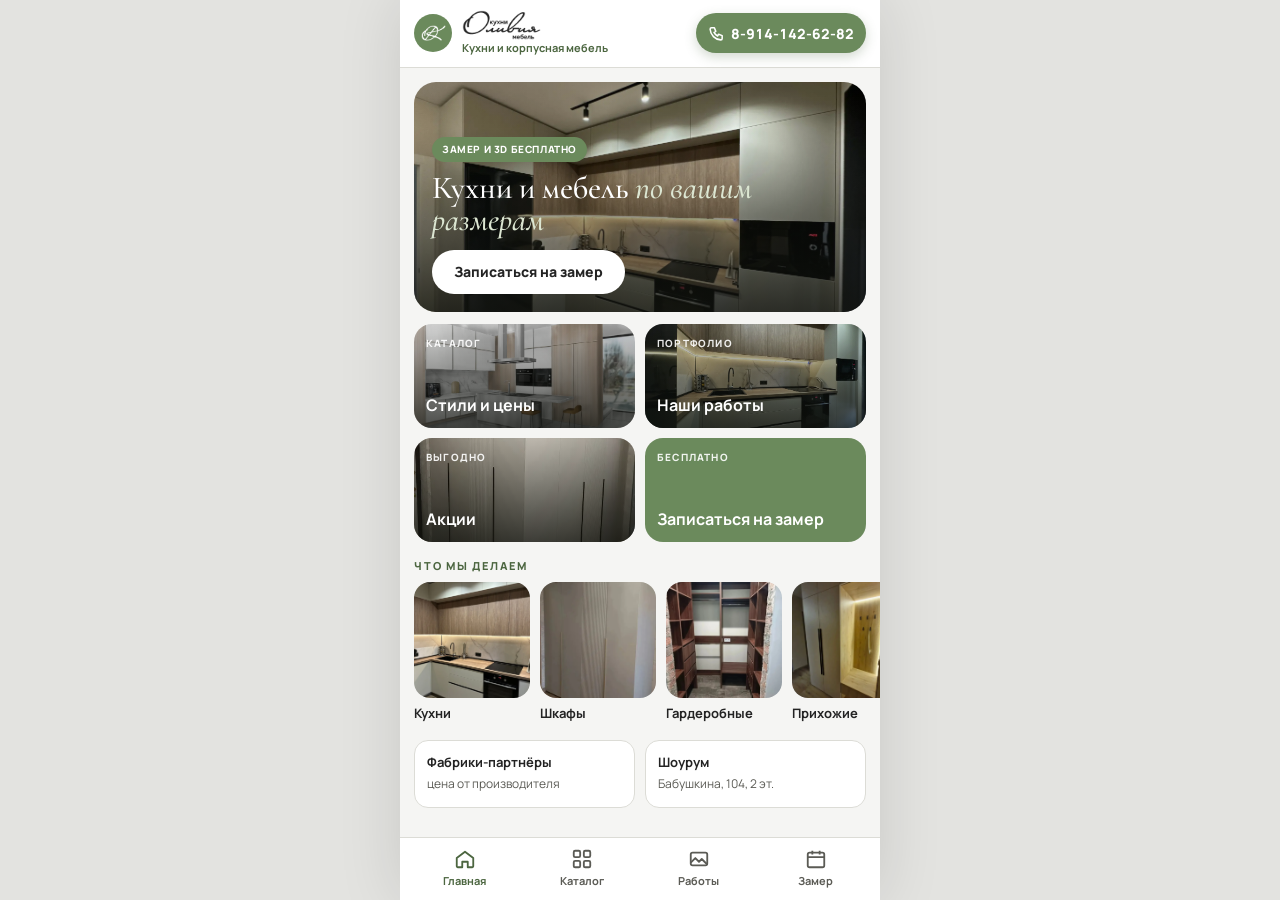
<file: miniapp/index.html>
<!doctype html>
<html lang="ru">
<head>
<meta charset="utf-8">
<meta name="viewport" content="width=device-width, initial-scale=1, viewport-fit=cover, user-scalable=no">
<title>Оливия — кухни и мебель</title>
<meta name="robots" content="noindex, nofollow">
<meta name="theme-color" content="#F5F5F3">
<link rel="icon" type="image/png" href="img/favicon.png">
<link rel="apple-touch-icon" href="img/apple-touch-icon.png">
<link rel="preconnect" href="https://fonts.googleapis.com">
<link rel="preconnect" href="https://fonts.gstatic.com" crossorigin>
<link rel="stylesheet" href="https://fonts.googleapis.com/css2?family=Cormorant+Garamond:ital,wght@0,500;0,600;1,500&family=Manrope:wght@400;500;600;700;800&display=swap">
<link rel="stylesheet" href="css/app.css">
<!-- MAX Bridge: даёт window.WebApp внутри MAX. Вне MAX приложение работает как обычный сайт. -->
<script src="https://st.max.ru/js/max-web-app.js"></script>
</head>
<body>
<div class="app" id="app">

  <header class="bar">
    <button class="back" id="back" aria-label="Назад" hidden>
      <svg viewBox="0 0 24 24" aria-hidden="true"><path d="M15 5l-7 7 7 7"/></svg>
    </button>
    <span class="av" aria-hidden="true"><img src="img/monogram.png" alt=""></span>
    <div class="bar-t">
      <img src="img/logo-dark.png" alt="Оливия — кухни и мебель" class="bar-logo">
      <small id="hello">Кухни и корпусная мебель</small>
    </div>
    <a class="bar-call" href="tel:+79141426282" aria-label="Позвонить: 8-914-142-62-82">
      <svg viewBox="0 0 24 24" aria-hidden="true"><path d="M5 4h4l2 5-2.5 1.5a11 11 0 005 5L15 13l5 2v4a2 2 0 01-2 2A16 16 0 013 6a2 2 0 012-2"/></svg>
      <span>8-914-142-62-82</span>
    </a>
  </header>

  <main class="pages" id="pages">

    <!-- ГЛАВНАЯ -->
    <section class="page" data-page="home" aria-label="Главная">
      <div class="hero">
        <span class="pill">Замер и 3D бесплатно</span>
        <h1>Кухни и мебель <em>по вашим размерам</em></h1>
        <button class="btn btn-white" data-go="book">Записаться на замер</button>
      </div>
      <div class="tiles">
        <button class="tile" data-go="catalog" style="background-image:url(img/style-modern.webp)"><small>Каталог</small><b>Стили и цены</b></button>
        <button class="tile" data-go="works" style="background-image:url(img/work-2.webp)"><small>Портфолио</small><b>Наши работы</b></button>
        <button class="tile" data-go="promo" style="background-image:url(img/hallway-corner.webp)"><small>Выгодно</small><b>Акции</b></button>
        <button class="tile tile-olive" data-go="book"><small>Бесплатно</small><b>Записаться на замер</b></button>
      </div>
      <div class="dirs">
        <p class="eb">Что мы делаем</p>
        <div class="dir-row">
          <button data-go="book" data-service="Кухня"><img src="img/work-3.webp" alt="" loading="lazy"><span>Кухни</span></button>
          <button data-go="book" data-service="Шкаф-купе"><img src="img/wardrobe-fluted.webp" alt="" loading="lazy"><span>Шкафы</span></button>
          <button data-go="book" data-service="Гардеробная"><img src="img/walkin.webp" alt="" loading="lazy"><span>Гардеробные</span></button>
          <button data-go="book" data-service="Прихожая"><img src="img/hallway-niche.webp" alt="" loading="lazy"><span>Прихожие</span></button>
        </div>
      </div>
      <div class="info">
        <div><b>Фабрики-партнёры</b><span>цена от производителя</span></div>
        <div><b>Шоурум</b><span>Бабушкина, 104, 2 эт.</span></div>
      </div>
    </section>

    <!-- КАТАЛОГ -->
    <section class="page" data-page="catalog" aria-label="Каталог" hidden>
      <h2 class="ttl">Стили <em>кухонь</em></h2>
      <p class="sub">Проектируем под ваши размеры, бюджет и технику.</p>
      <button class="card" data-go="book" data-service="Кухня" style="background-image:url(img/style-modern.webp)"><b>Модерн</b><span>от 1&nbsp;000 ₽</span></button>
      <button class="card" data-go="book" data-service="Кухня" style="background-image:url(img/style-classic.webp)"><b>Классика</b><span>от 1&nbsp;000 ₽</span></button>
      <button class="card" data-go="book" data-service="Кухня" style="background-image:url(img/style-loft.webp)"><b>Лофт</b><span>от 1&nbsp;000 ₽</span></button>
      <h2 class="ttl" style="margin-top:8px">Корпусная <em>мебель</em></h2>
      <div class="mini">
        <button data-go="book" data-service="Шкаф-купе" style="background-image:url(img/wardrobe-fluted.webp)"><b>Шкафы</b></button>
        <button data-go="book" data-service="Гардеробная" style="background-image:url(img/walkin.webp)"><b>Гардеробные</b></button>
        <button data-go="book" data-service="Прихожая" style="background-image:url(img/hallway-niche.webp)"><b>Прихожие</b></button>
        <button data-go="book" data-service="Другое" class="mini-olive"><b>Встроенная мебель</b></button>
      </div>
      <button class="btn btn-olive btn-block" data-go="book">Узнать цену под мои размеры</button>
    </section>

    <!-- РАБОТЫ -->
    <section class="page" data-page="works" aria-label="Наши работы" hidden>
      <h2 class="ttl">Наши <em>работы</em></h2>
      <p class="sub">Реальные проекты салона: кухни, шкафы, гардеробные, прихожие. Нажмите, чтобы рассмотреть.</p>
      <div class="works" id="works">
        <button class="w w-big" data-full="img/work-4.webp"><img src="img/work-4.webp" alt="Угловая кухня: дерево и мрамор" loading="lazy"><span>Кухня: дерево и мрамор</span></button>
        <button class="w w-tall" data-full="img/work-1.webp"><img src="img/work-1.webp" alt="Кухня с колонной под технику" loading="lazy"><span>Колонна под технику</span></button>
        <button class="w w-tall" data-full="img/wardrobe-fluted.webp"><img src="img/wardrobe-fluted.webp" alt="Шкаф с рифлёными фасадами" loading="lazy"><span>Шкаф до потолка</span></button>
        <button class="w w-tall" data-full="img/walkin.webp"><img src="img/walkin.webp" alt="Гардеробная комната" loading="lazy"><span>Гардеробная</span></button>
        <button class="w w-tall" data-full="img/hallway-niche.webp"><img src="img/hallway-niche.webp" alt="Прихожая с подсветкой ниши" loading="lazy"><span>Прихожая</span></button>
        <button class="w" data-full="img/desk.webp"><img src="img/desk.webp" alt="Угловой стол со шкафами" loading="lazy"><span>Рабочее место</span></button>
        <button class="w" data-full="img/wardrobe-inside.webp"><img src="img/wardrobe-inside.webp" alt="Шкаф изнутри: полки и ящики" loading="lazy"><span>Шкаф изнутри</span></button>
        <button class="w w-tall" data-full="img/hallway-corner.webp"><img src="img/hallway-corner.webp" alt="Угловой шкаф в прихожей" loading="lazy"><span>Угловой шкаф</span></button>
        <button class="w" data-full="img/desk-drawers.webp"><img src="img/desk-drawers.webp" alt="Стол с выдвижными ящиками" loading="lazy"><span>Ящики стола</span></button>
        <button class="w" data-full="img/work-3.webp"><img src="img/work-3.webp" alt="Рабочий угол с мойкой" loading="lazy"><span>Угол с мойкой</span></button>
      </div>
      <button class="btn btn-olive btn-block" data-go="book">Хочу так же</button>
    </section>

    <!-- АКЦИИ -->
    <section class="page" data-page="promo" aria-label="Акции" hidden>
      <h2 class="ttl">Акции</h2>
      <div class="promo promo-dark"><small>Комплект под ключ</small><b>Кухня + шкаф или прихожая</b><span class="pct">−[__]%</span></div>
      <div class="promo promo-olive"><small>Всегда</small><b>Замер и 3D-проект бесплатно</b><span>Дизайнер приедет в удобное время</span></div>
      <button class="card" data-go="book" data-service="Гардеробная" style="background-image:url(img/walkin.webp)"><b>Гардеробные</b><span>по вашим размерам</span></button>
      <button class="btn btn-olive btn-block" data-go="book">Записаться</button>
    </section>

    <!-- ЗАПИСЬ -->
    <section class="page" data-page="book" aria-label="Запись на замер" hidden>
      <h2 class="ttl">Запись <em>на замер</em></h2>
      <p class="sub">Бесплатно. Оля перезвонит и подтвердит время.</p>
      <form class="form" id="bookForm" novalidate>
        <label class="field">Имя<input name="name" autocomplete="name" placeholder="Как к вам обращаться" required></label>
        <div class="field">Телефон
          <div class="phone-row">
            <input name="phone" type="tel" inputmode="tel" autocomplete="tel" placeholder="+7 (___) ___-__-__" required>
            <button type="button" class="share" id="sharePhone" hidden>Из MAX</button>
          </div>
        </div>
        <fieldset class="chips"><legend>Что нужно</legend>
          <label><input type="radio" name="service" value="Кухня" checked><span>Кухня</span></label>
          <label><input type="radio" name="service" value="Шкаф-купе"><span>Шкаф-купе</span></label>
          <label><input type="radio" name="service" value="Гардеробная"><span>Гардеробная</span></label>
          <label><input type="radio" name="service" value="Прихожая"><span>Прихожая</span></label>
          <label><input type="radio" name="service" value="Другое"><span>Другое</span></label>
        </fieldset>
        <fieldset class="chips"><legend>День замера</legend><div class="day-row" id="days"></div></fieldset>
        <fieldset class="chips" id="times"><legend>Время</legend>
          <label><input type="radio" name="time" value="10:00"><span>10:00</span></label>
          <label><input type="radio" name="time" value="12:00"><span>12:00</span></label>
          <label><input type="radio" name="time" value="14:00" checked><span>14:00</span></label>
          <label><input type="radio" name="time" value="16:00"><span>16:00</span></label>
          <label><input type="radio" name="time" value="18:00"><span>18:00</span></label>
        </fieldset>
        <label class="field">Комментарий<textarea name="comment" rows="2" placeholder="Размеры, пожелания"></textarea></label>
        <label class="consent"><input type="checkbox" name="consent" checked required><span>Согласен(на) на обработку персональных данных</span></label>
        <p class="err" id="bookErr" role="alert"></p>
        <button class="btn btn-olive btn-block" type="submit" id="bookBtn">Записаться на замер</button>
      </form>
    </section>

    <!-- ГОТОВО -->
    <section class="page" data-page="done" aria-label="Заявка принята" hidden>
      <div class="done">
        <div class="check"><svg viewBox="0 0 24 24" aria-hidden="true"><path d="M5 12l5 5 9-10"/></svg></div>
        <h2>Вы записаны!</h2>
        <p id="doneText">Оля свяжется с вами для подтверждения.</p>
        <button class="btn btn-olive btn-block" data-go="home">На главную</button>
        <a class="btn btn-line btn-block" href="tel:+79141426282">Позвонить: 8-914-142-62-82</a>
      </div>
    </section>
  </main>

  <nav class="tabbar" aria-label="Разделы">
    <button data-go="home" aria-current="page"><svg viewBox="0 0 24 24"><path d="M3 11l9-7 9 7v9a1 1 0 01-1 1h-5v-6h-6v6H4a1 1 0 01-1-1z"/></svg>Главная</button>
    <button data-go="catalog"><svg viewBox="0 0 24 24"><rect x="3" y="3" width="7" height="7" rx="1.5"/><rect x="14" y="3" width="7" height="7" rx="1.5"/><rect x="3" y="14" width="7" height="7" rx="1.5"/><rect x="14" y="14" width="7" height="7" rx="1.5"/></svg>Каталог</button>
    <button data-go="works"><svg viewBox="0 0 24 24"><rect x="3" y="5" width="18" height="14" rx="2"/><path d="M3 16l5-5 4 4 3-3 6 6"/></svg>Работы</button>
    <button data-go="book"><svg viewBox="0 0 24 24"><rect x="3" y="5" width="18" height="16" rx="2"/><path d="M8 3v4M16 3v4M3 10h18"/></svg>Замер</button>
  </nav>

  <div class="viewer" id="viewer" hidden>
    <button class="viewer-x" id="viewerX" aria-label="Закрыть">×</button>
    <img id="viewerImg" alt="">
  </div>
</div>

<script src="js/config.js"></script>
<script src="js/app.js"></script>
</body>
</html>
</file>
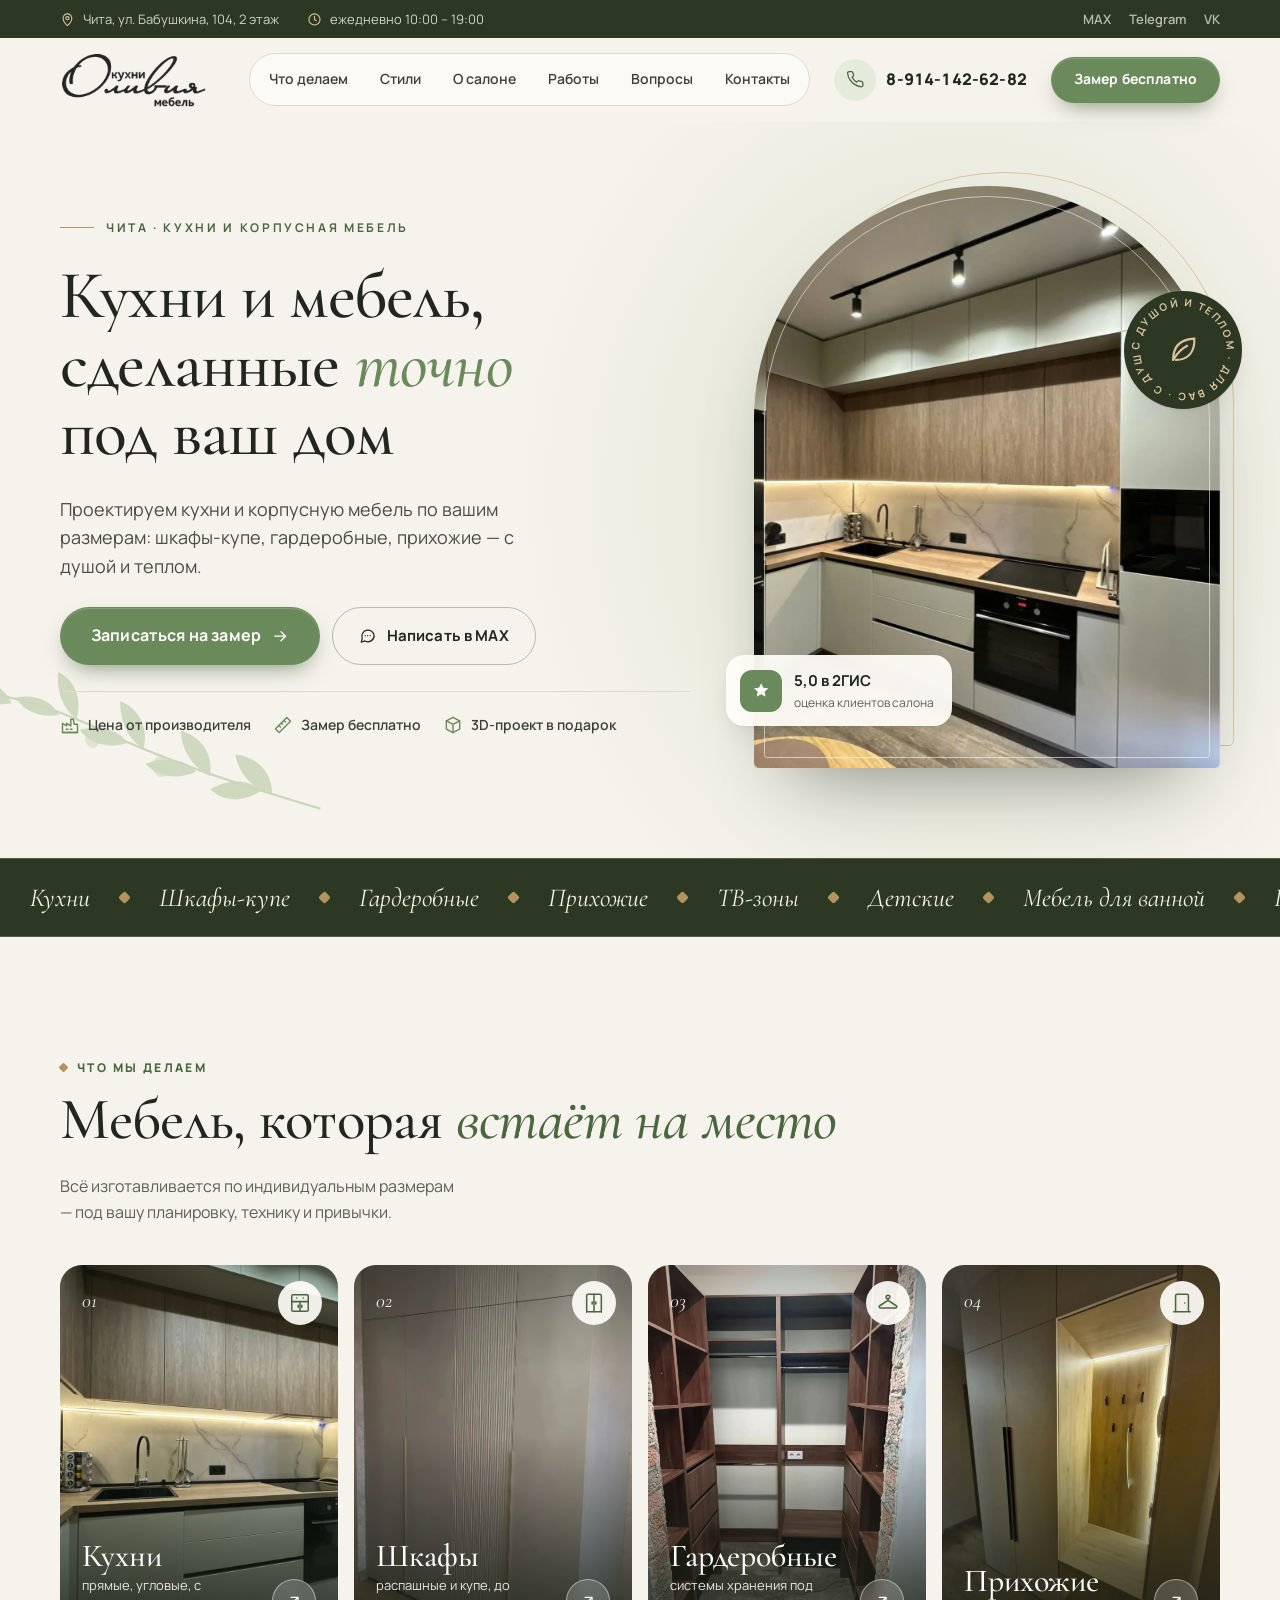
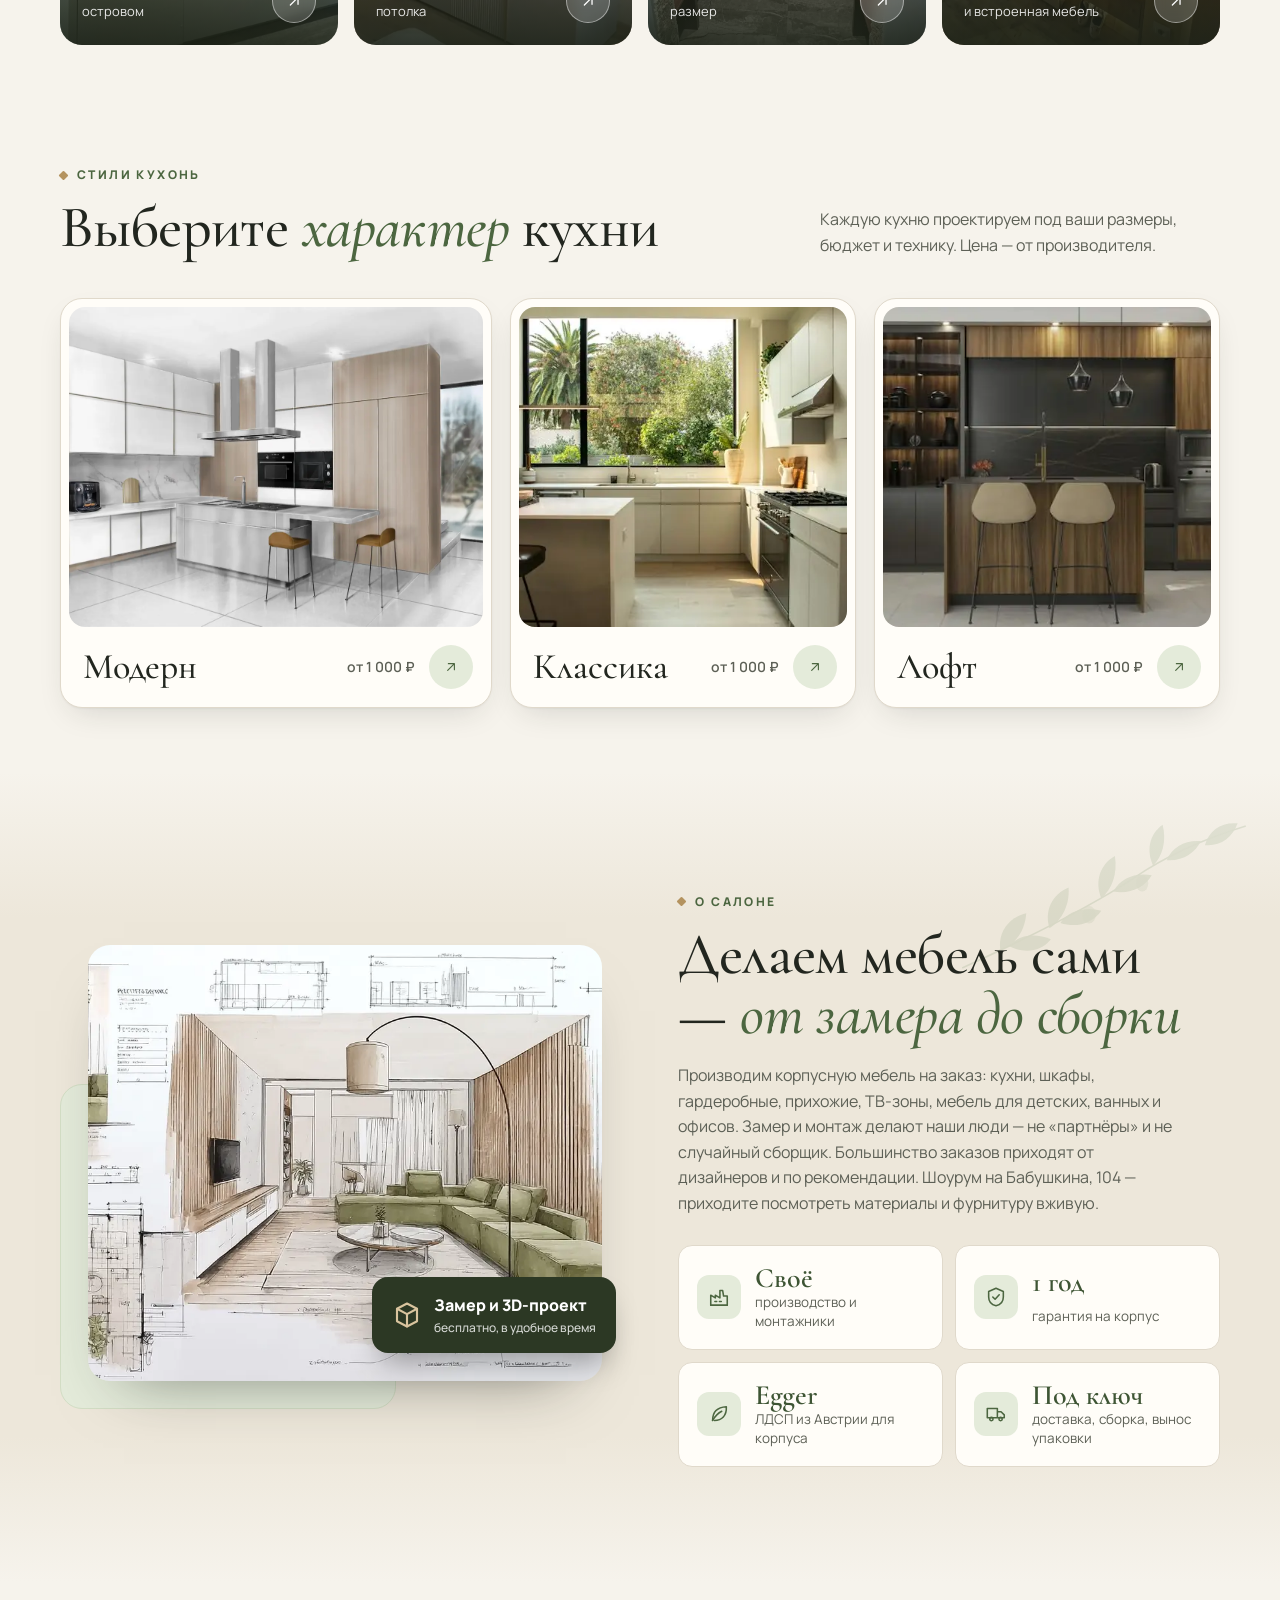
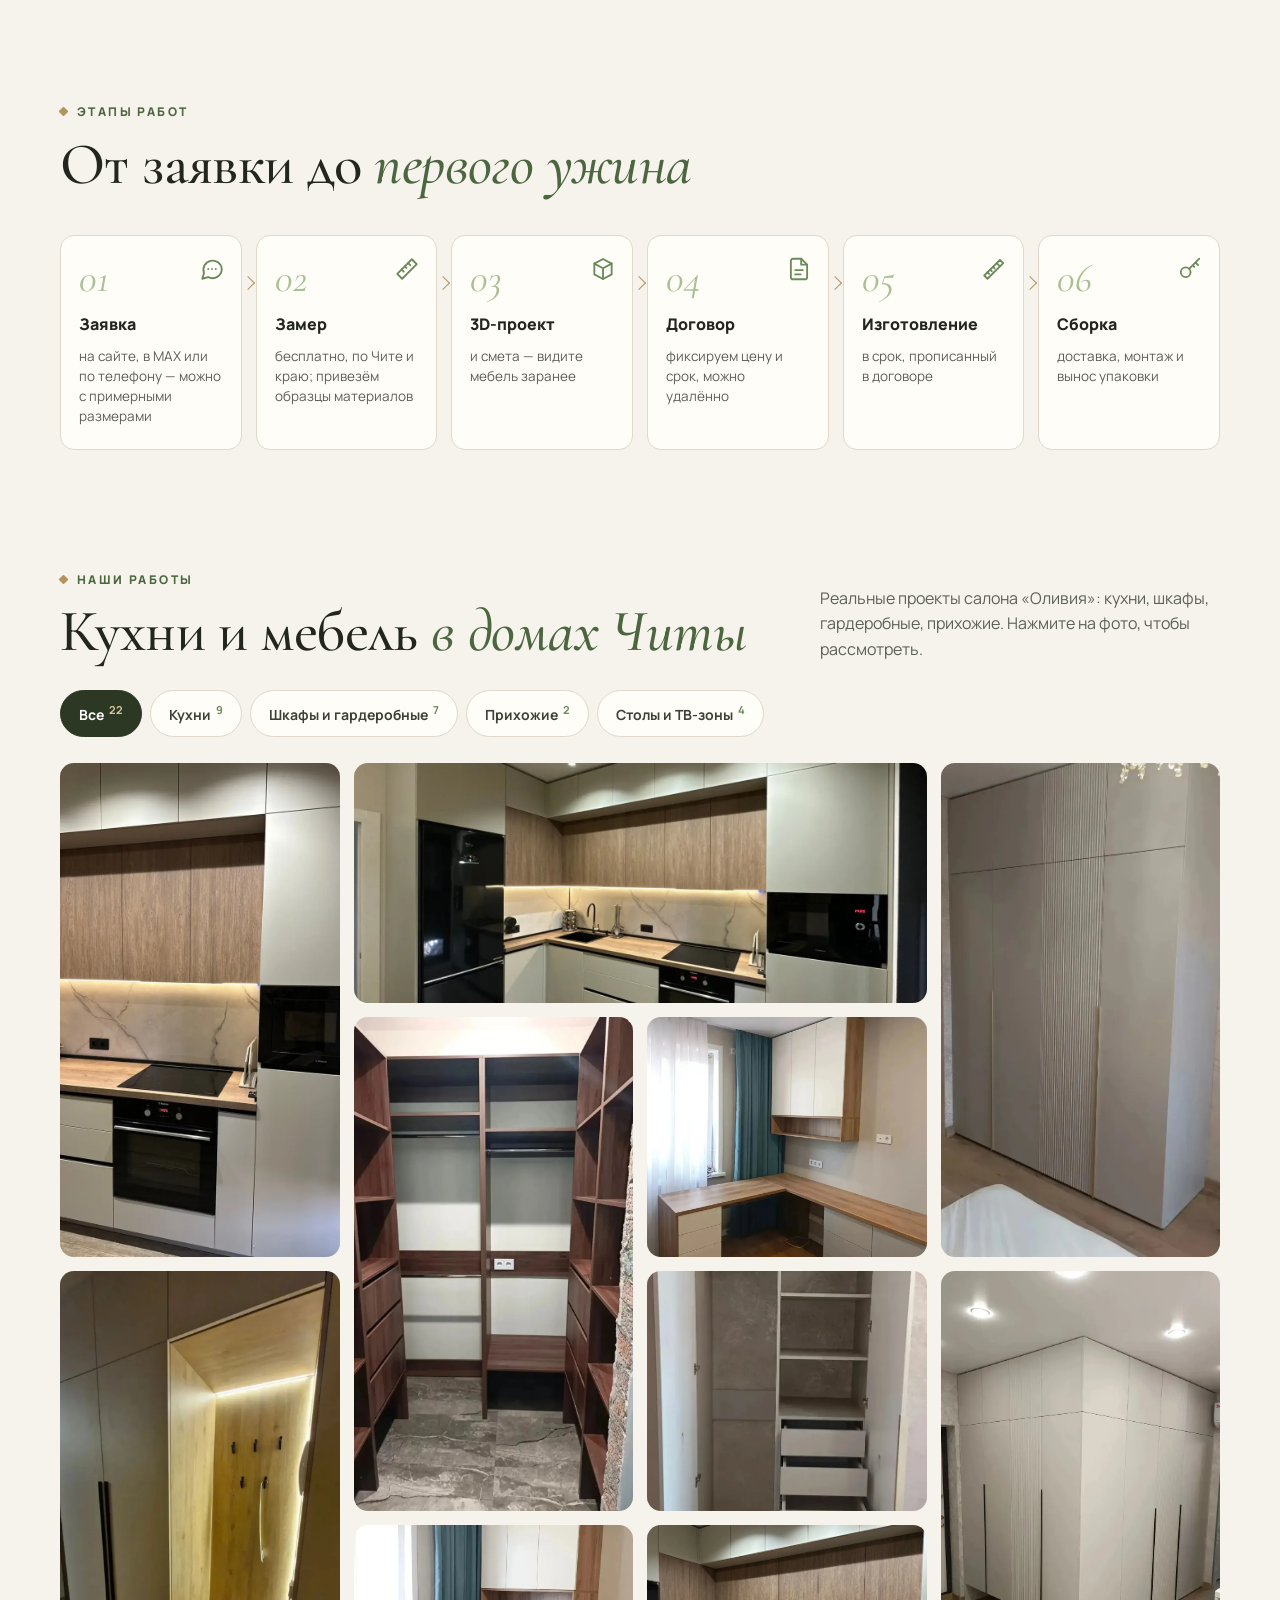
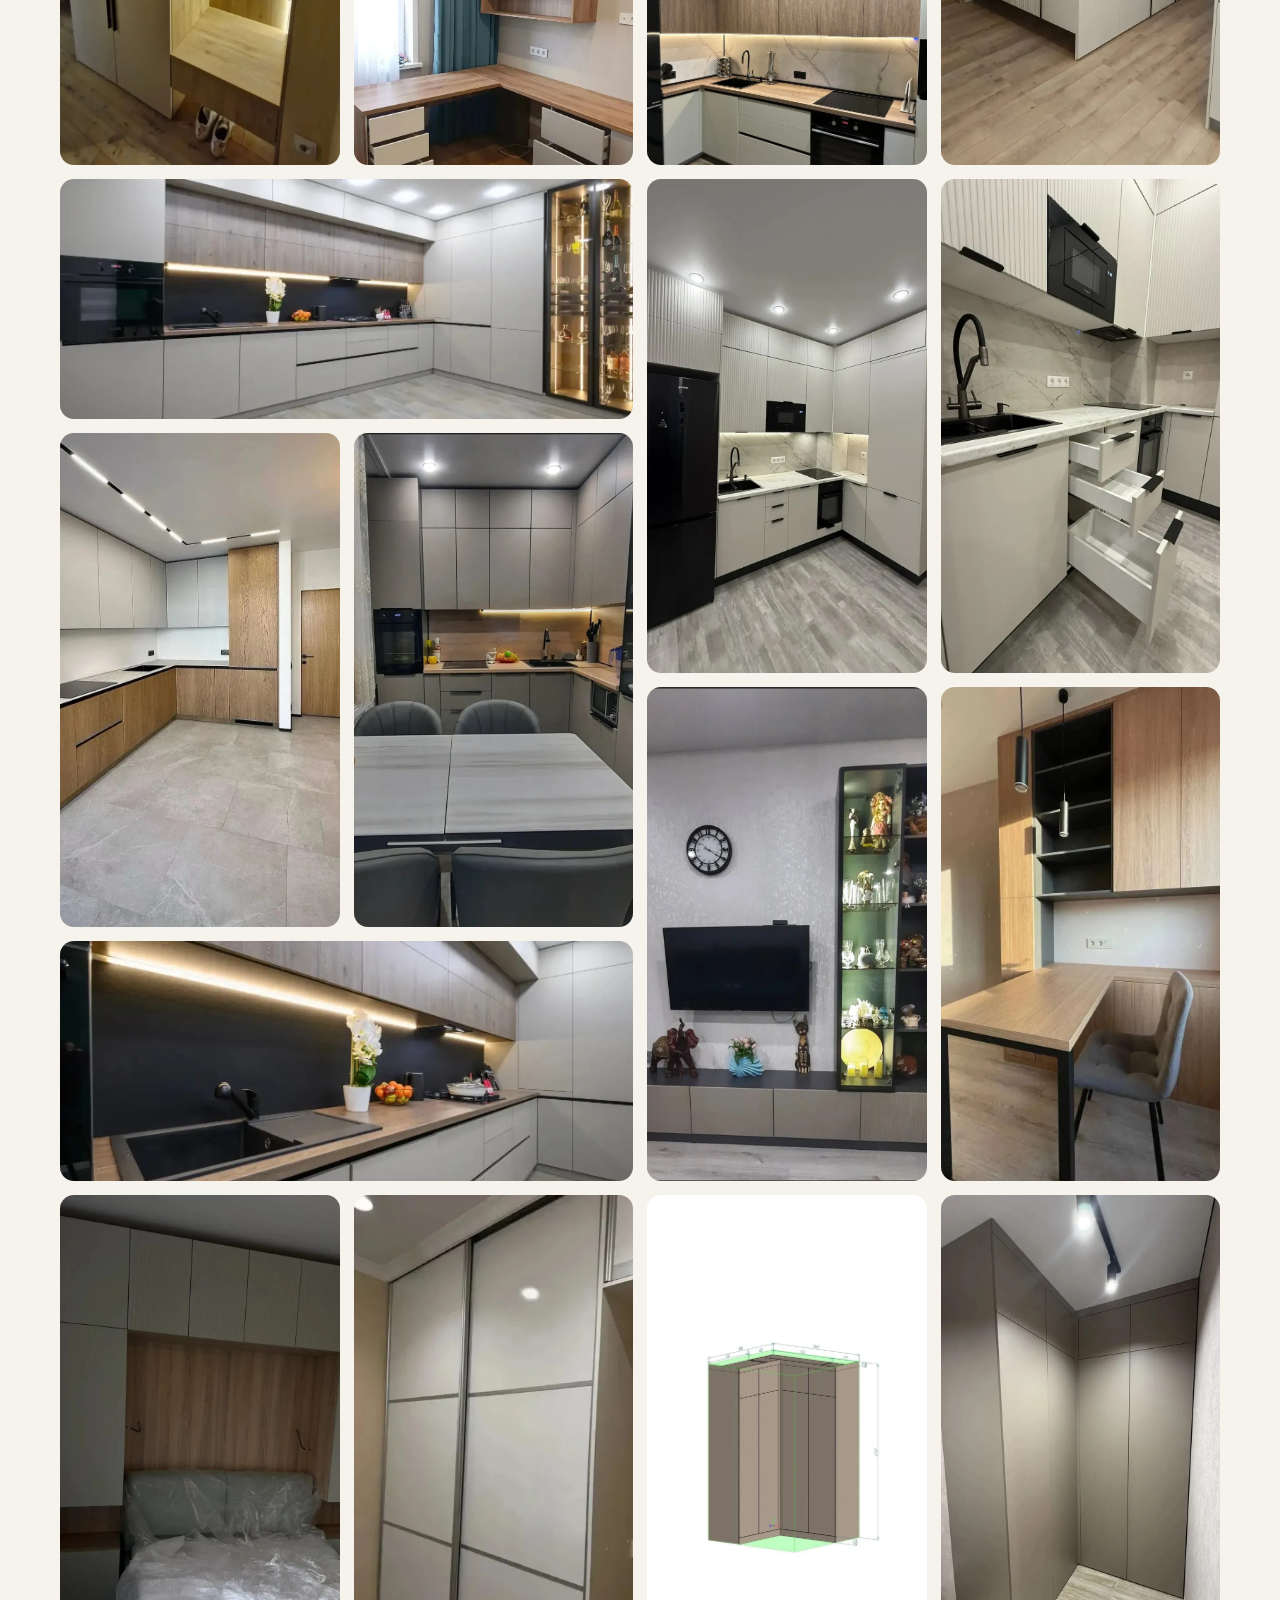
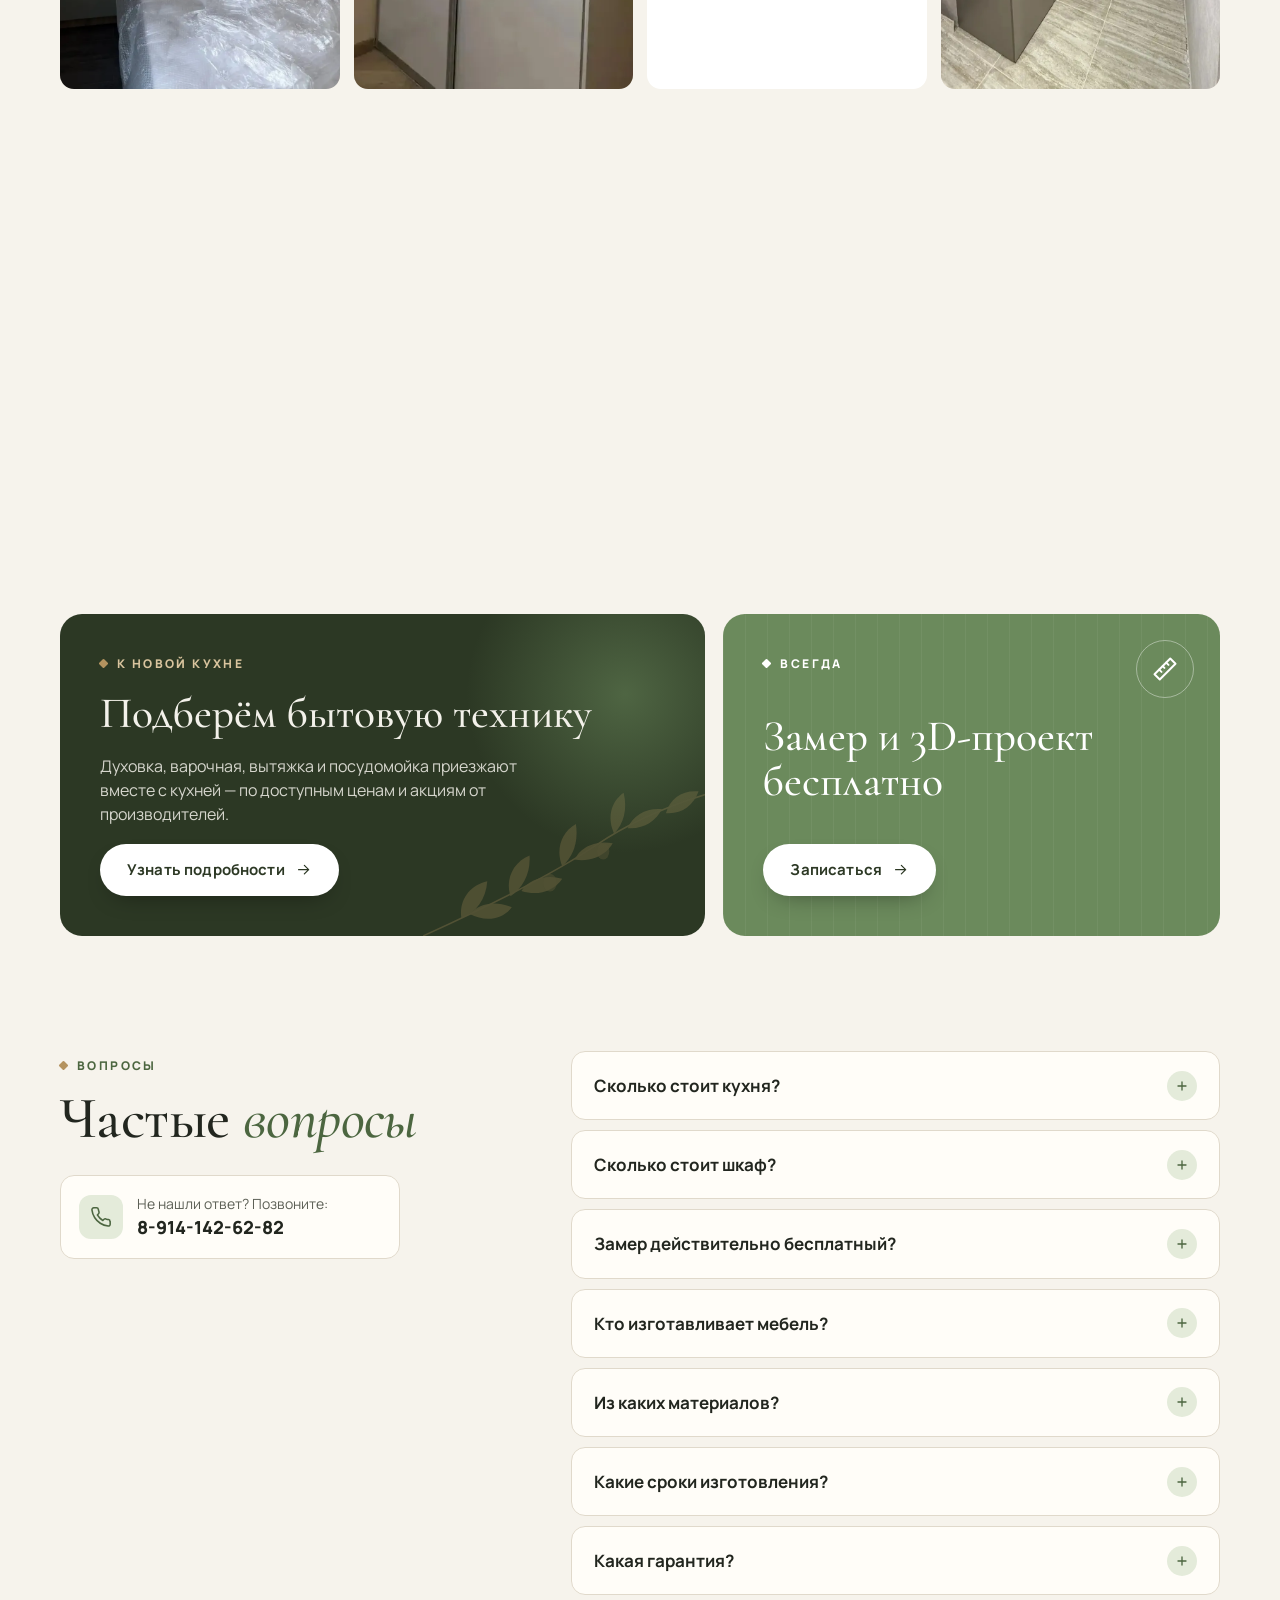
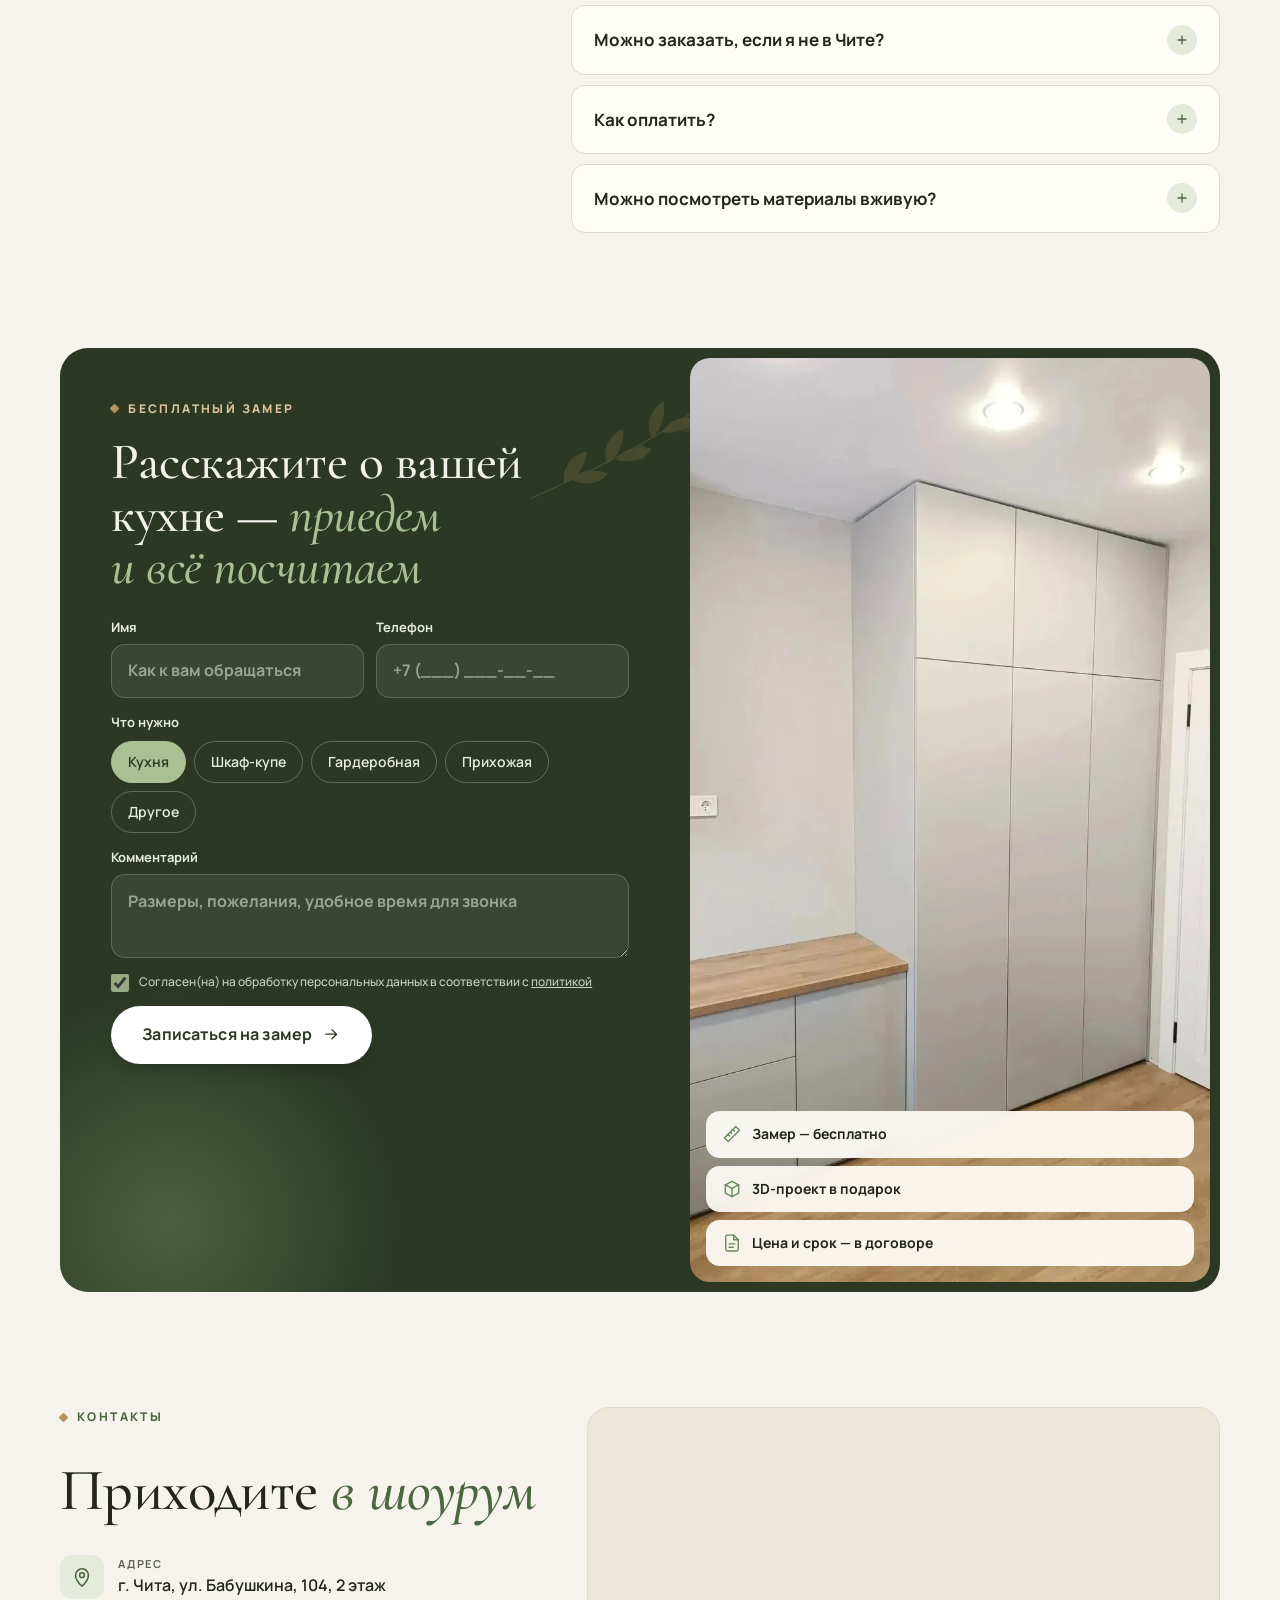
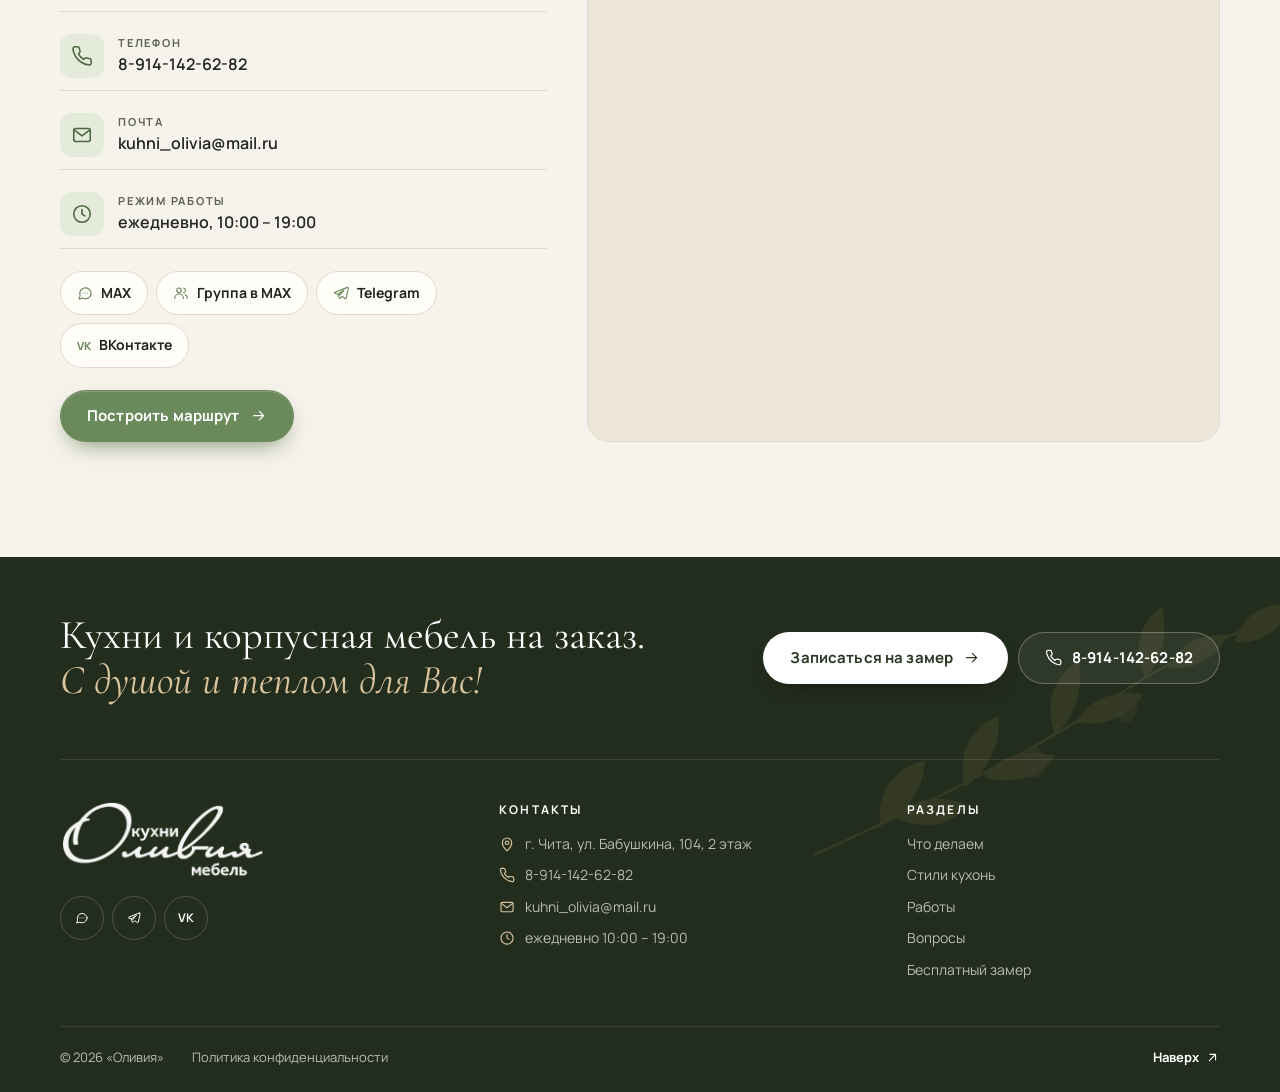
<file: redesign/index.html>
<!doctype html>
<html lang="ru" class="no-js">
<script>document.documentElement.className="js"</script>
<head>
<meta charset="utf-8">
<meta name="viewport" content="width=device-width, initial-scale=1, viewport-fit=cover">
<title>Кухни и корпусная мебель на заказ в Чите — салон «Оливия»</title>
<meta name="description" content="Кухни, шкафы-купе, гардеробные и прихожие по вашим размерам в Чите. Производим сами, корпус из ЛДСП Egger. Бесплатный замер и 3D-проект. ☎ 8-914-142-62-82">
<meta name="robots" content="noindex">
<meta property="og:type" content="website">
<meta property="og:locale" content="ru_RU">
<meta property="og:title" content="Кухни и корпусная мебель на заказ — салон «Оливия», Чита">
<meta property="og:description" content="Кухни и корпусная мебель по вашим размерам. Бесплатный замер и 3D-проект.">
<meta property="og:image" content="img/og.jpg">
<meta name="theme-color" content="#2F3B27">
<link rel="icon" type="image/png" href="img/favicon.png">
<link rel="apple-touch-icon" href="img/apple-touch-icon.png">
<link rel="preconnect" href="https://fonts.googleapis.com">
<link rel="preconnect" href="https://fonts.gstatic.com" crossorigin>
<link rel="stylesheet" href="https://fonts.googleapis.com/css2?family=Cormorant+Garamond:ital,wght@0,500;0,600;1,500;1,600&family=Manrope:wght@400;500;600;700;800&display=swap">
<link rel="preload" as="image" href="img/hero.webp">
<link rel="stylesheet" href="css/style.css">
</head>
<body>
<a class="skip" href="#main">Перейти к содержимому</a>

<!-- Иконки (одной коллекцией, рисуются кодом) -->
<svg width="0" height="0" style="position:absolute" aria-hidden="true">
  <defs>
    <symbol id="i-phone" viewBox="0 0 24 24"><path d="M22 16.9v3a2 2 0 0 1-2.2 2 19.8 19.8 0 0 1-8.6-3.1 19.5 19.5 0 0 1-6-6A19.8 19.8 0 0 1 2.1 4.2 2 2 0 0 1 4.1 2h3a2 2 0 0 1 2 1.7c.1.9.4 1.8.7 2.7a2 2 0 0 1-.5 2.1L8 9.8a16 16 0 0 0 6 6l1.3-1.3a2 2 0 0 1 2.1-.4c.9.3 1.8.6 2.7.7a2 2 0 0 1 1.7 2z"/></symbol>
    <symbol id="i-pin" viewBox="0 0 24 24"><path d="M12 22s7-6.2 7-12a7 7 0 0 0-14 0c0 5.8 7 12 7 12z"/><circle cx="12" cy="10" r="2.6"/></symbol>
    <symbol id="i-clock" viewBox="0 0 24 24"><circle cx="12" cy="12" r="9"/><path d="M12 7v5l3 2"/></symbol>
    <symbol id="i-mail" viewBox="0 0 24 24"><rect x="3" y="5" width="18" height="14" rx="2"/><path d="m3.5 6.5 8.5 6.5 8.5-6.5"/></symbol>
    <symbol id="i-chat" viewBox="0 0 24 24"><path d="M21 12a8.5 8.5 0 0 1-12.6 7.4L3 21l1.6-5.2A8.5 8.5 0 1 1 21 12z"/><path d="M8.5 12h.01M12 12h.01M15.5 12h.01"/></symbol>
    <symbol id="i-send" viewBox="0 0 24 24"><path d="M21.5 3.5 2.8 10.8c-.8.3-.7 1.4.1 1.6l4.6 1.3 1.7 5.6c.2.7 1.1.9 1.6.3l2.6-2.8 4.6 3.4c.6.4 1.4.1 1.6-.6L22.9 4.9c.2-.9-.6-1.6-1.4-1.4z"/><path d="m7.5 13.7 9-6.2-6.6 7.6"/></symbol>
    <symbol id="i-users" viewBox="0 0 24 24"><circle cx="9" cy="8" r="3.5"/><path d="M2.5 20a6.5 6.5 0 0 1 13 0"/><path d="M16 4.6a3.5 3.5 0 0 1 0 6.8M18 14.2a6.5 6.5 0 0 1 3.5 5.8"/></symbol>
    <symbol id="i-arrow" viewBox="0 0 24 24"><path d="M5 12h14M13 6l6 6-6 6"/></symbol>
    <symbol id="i-arrow-up" viewBox="0 0 24 24"><path d="M7 17 17 7M8 7h9v9"/></symbol>
    <symbol id="i-ruler" viewBox="0 0 24 24"><path d="M3 16.5 16.5 3 21 7.5 7.5 21z"/><path d="m7 12.5 2 2M10 9.5l1.5 1.5M13 6.5l2 2"/></symbol>
    <symbol id="i-cube" viewBox="0 0 24 24"><path d="M12 2.8 20 7v10l-8 4.2L4 17V7z"/><path d="m4 7 8 4.3L20 7M12 11.3v9.9"/></symbol>
    <symbol id="i-factory" viewBox="0 0 24 24"><path d="M3 21V10l5 3V10l5 3V5h3l1 6h4v10z"/><path d="M3 21h18M7.5 17h2M12.5 17h2"/></symbol>
    <symbol id="i-shield" viewBox="0 0 24 24"><path d="M12 2.5 20 6v6c0 5-3.5 8.5-8 9.5-4.5-1-8-4.5-8-9.5V6z"/><path d="m8.5 12 2.5 2.5 4.5-5"/></symbol>
    <symbol id="i-leaf" viewBox="0 0 24 24"><path d="M5 19C5 10 10 4.5 20 4c.5 10-5 15-13 15"/><path d="M5 19c3-5 6-8 10-10"/></symbol>
    <symbol id="i-truck" viewBox="0 0 24 24"><path d="M2.5 6h11v10h-11zM13.5 9.5h4l3.5 3.5v3h-7.5"/><circle cx="7" cy="17.5" r="1.8"/><circle cx="17" cy="17.5" r="1.8"/></symbol>
    <symbol id="i-doc" viewBox="0 0 24 24"><path d="M14 2.5H6.5a2 2 0 0 0-2 2v15a2 2 0 0 0 2 2h11a2 2 0 0 0 2-2V8z"/><path d="M14 2.5V8h5.5M8.5 13h7M8.5 17h5"/></symbol>
    <symbol id="i-saw" viewBox="0 0 24 24"><path d="M14.5 6.5 3 18l3 3 11.5-11.5"/><path d="m14.5 6.5 3-3 3 3-3 3z"/><path d="m6 15 1.5 1.5M8.5 12.5 10 14M11 10l1.5 1.5"/></symbol>
    <symbol id="i-key" viewBox="0 0 24 24"><circle cx="8" cy="15" r="4.5"/><path d="m11.2 11.8 9.3-9.3M17 6l2.5 2.5M14.5 8.5 16 10"/></symbol>
    <symbol id="i-kitchen" viewBox="0 0 24 24"><rect x="3" y="3" width="18" height="18" rx="1.5"/><path d="M3 10.5h18M12 10.5V21M8.5 6.5h.01M15.5 6.5h.01M10 14.5v2M14 14.5v2"/></symbol>
    <symbol id="i-wardrobe" viewBox="0 0 24 24"><rect x="4" y="2.5" width="16" height="19" rx="1.5"/><path d="M12 2.5v19M10 11v2M14 11v2M4 21.5v.5M20 21.5v.5"/></symbol>
    <symbol id="i-hanger" viewBox="0 0 24 24"><path d="M12 7.5a2 2 0 1 1 2-2c0 1.2-2 1.6-2 3v.7L3 15a1.3 1.3 0 0 0 .7 2.4h16.6A1.3 1.3 0 0 0 21 15l-9-5.8"/></symbol>
    <symbol id="i-door" viewBox="0 0 24 24"><path d="M5 21.5V4a1.5 1.5 0 0 1 1.5-1.5h11A1.5 1.5 0 0 1 19 4v17.5M3 21.5h18"/><path d="M15 12h.01"/></symbol>
    <symbol id="i-star" viewBox="0 0 24 24"><path d="m12 2.8 2.8 5.9 6.4.8-4.7 4.4 1.2 6.4L12 17.2l-5.7 3.1 1.2-6.4-4.7-4.4 6.4-.8z"/></symbol>
    <!-- Оливковая ветвь — декоративная линия -->
    <symbol id="branch" viewBox="0 0 220 120">
      <path d="M6 112C50 92 96 70 132 46c22-15 46-27 82-38" fill="none"/>
      <g fill="currentColor" stroke="none" opacity=".9">
        <path d="M34 99c-2-13 6-24 19-27-1 13-8 23-19 27z"/>
        <path d="M40 96c12 6 24 4 31-5-12-5-24-3-31 5z"/>
        <path d="M70 83c-4-13 2-25 14-30 1 13-5 24-14 30z"/>
        <path d="M78 79c12 4 24 0 30-9-12-3-24 0-30 9z"/>
        <path d="M108 61c-5-12-1-25 10-31 2 13-2 24-10 31z"/>
        <path d="M117 56c12 2 23-3 28-12-12-2-23 2-28 12z"/>
        <path d="M146 37c-5-11-3-23 7-30 3 12 0 23-7 30z"/>
        <path d="M156 33c11 1 21-5 25-14-11-1-21 4-25 14z"/>
        <path d="M184 22c3-11 12-17 24-16-4 11-13 17-24 16z"/>
      </g>
      <g fill="currentColor" stroke="none" opacity=".55"><ellipse cx="99" cy="73" rx="5" ry="6.5"/><ellipse cx="138" cy="50" rx="4.5" ry="6"/></g>
    </symbol>
  </defs>
</svg>

<div class="topline" aria-label="Коротко о салоне">
  <div class="wrap topline-in">
    <span><svg class="ic" aria-hidden="true"><use href="#i-pin"/></svg>Чита, ул. Бабушкина, 104, 2 этаж</span>
    <span><svg class="ic" aria-hidden="true"><use href="#i-clock"/></svg>ежедневно 10:00 – 19:00</span>
    <span class="topline-r">
      <a class="js-max" href="#" target="_blank" rel="noopener">MAX</a>
      <a class="js-tg" href="#" target="_blank" rel="noopener">Telegram</a>
      <a class="js-vk" href="#" target="_blank" rel="noopener">VK</a>
    </span>
  </div>
</div>

<header class="top" id="top">
  <div class="top-in">
    <a class="brand" href="#" aria-label="Оливия — на главную"><img src="img/logo-dark.png" alt="Оливия — кухни и мебель" width="180" height="70"></a>
    <nav class="menu" id="menu" aria-label="Разделы сайта">
      <a href="#directions">Что делаем</a>
      <a href="#styles">Стили</a>
      <a href="#about">О салоне</a>
      <a href="#works">Работы</a>
      <a href="#faq">Вопросы</a>
      <a href="#contacts">Контакты</a>
      <div class="menu-foot">
        <a class="menu-tel" href="tel:+79141426282"><svg class="ic" aria-hidden="true"><use href="#i-phone"/></svg>8-914-142-62-82</a>
        <p>Чита, ул. Бабушкина, 104, 2 этаж<br>ежедневно 10:00 – 19:00</p>
        <a class="btn btn-olive" href="#form">Записаться на замер</a>
      </div>
    </nav>
    <a class="tel" href="tel:+79141426282" aria-label="Позвонить: 8-914-142-62-82"><span class="tel-ic"><svg class="ic" aria-hidden="true"><use href="#i-phone"/></svg></span><span class="tel-n">8-914-142-62-82</span></a>
    <a class="btn btn-olive btn-sm top-cta" href="#form">Замер бесплатно</a>
    <button class="burger" id="burger" aria-label="Открыть меню" aria-expanded="false" aria-controls="menu"><span></span><span></span><span></span></button>
  </div>
</header>

<main id="main">
  <!-- ПЕРВЫЙ ЭКРАН -->
  <section class="hero">
    <svg class="hero-branch" aria-hidden="true"><use href="#branch"/></svg>
    <div class="wrap hero-in">
      <div class="hero-txt">
        <p class="kicker">Чита · кухни и корпусная мебель</p>
        <h1><span class="ln"><span>Кухни и мебель,</span></span><span class="ln"><span>сделанные <em>точно</em></span></span><span class="ln"><span>под ваш дом</span></span></h1>
        <p class="lead">Проектируем кухни и корпусную мебель по вашим размерам: шкафы-купе, гардеробные, прихожие — с душой и теплом.</p>
        <div class="ctas">
          <a class="btn btn-olive btn-lg" href="#form">Записаться на замер <svg class="ic arr" aria-hidden="true"><use href="#i-arrow"/></svg></a>
          <a class="btn btn-line js-max" href="#" target="_blank" rel="noopener"><svg class="ic" aria-hidden="true"><use href="#i-chat"/></svg>Написать в MAX</a>
        </div>
        <ul class="badges">
          <li><svg class="ic" aria-hidden="true"><use href="#i-factory"/></svg>Цена от производителя</li>
          <li><svg class="ic" aria-hidden="true"><use href="#i-ruler"/></svg>Замер бесплатно</li>
          <li><svg class="ic" aria-hidden="true"><use href="#i-cube"/></svg>3D-проект в подарок</li>
        </ul>
      </div>
      <div class="hero-pic">
        <div class="arch"><img src="img/hero.webp" alt="Кухня салона «Оливия»: деревянные фасады, мраморный фартук, подсветка" width="1920" height="1440" fetchpriority="high"></div>
        <div class="hero-note">
          <span class="hero-note-ic"><svg class="ic" aria-hidden="true"><use href="#i-star"/></svg></span>
          <span><b>5,0 в 2ГИС</b><small>оценка клиентов салона</small></span>
        </div>
        <div class="hero-seal" aria-hidden="true">
          <svg viewBox="0 0 120 120"><defs><path id="seal-c" d="M60 60m-44 0a44 44 0 1 1 88 0a44 44 0 1 1-88 0"/></defs><text><textPath href="#seal-c">с душой и теплом · для Вас · с душой и теплом ·</textPath></text></svg>
          <svg class="seal-leaf"><use href="#i-leaf"/></svg>
        </div>
      </div>
    </div>
  </section>

  <div class="ticker" aria-hidden="true"><div class="ticker-in">
    <span>Кухни</span><i></i><span>Шкафы-купе</span><i></i><span>Гардеробные</span><i></i><span>Прихожие</span><i></i><span>ТВ-зоны</span><i></i><span>Детские</span><i></i><span>Мебель для ванной</span><i></i><span>По вашим размерам</span><i></i>
    <span>Кухни</span><i></i><span>Шкафы-купе</span><i></i><span>Гардеробные</span><i></i><span>Прихожие</span><i></i><span>ТВ-зоны</span><i></i><span>Детские</span><i></i><span>Мебель для ванной</span><i></i><span>По вашим размерам</span><i></i>
  </div></div>

  <!-- НАПРАВЛЕНИЯ -->
  <section class="sec" id="directions">
    <div class="wrap">
      <div class="head reveal">
        <div><p class="eb">Что мы делаем</p><h2>Мебель, которая <em>встаёт на место</em></h2></div>
        <p>Всё изготавливается по индивидуальным размерам — под вашу планировку, технику и привычки.</p>
      </div>
      <div class="dirs">
        <a class="dir reveal" href="#form" data-service="Кухня"><img src="img/work-2.webp" alt="Угловая кухня с подсветкой" loading="lazy"><span class="dir-n">01</span><span class="dir-ic"><svg class="ic" aria-hidden="true"><use href="#i-kitchen"/></svg></span><span class="dir-t"><b>Кухни</b><small>прямые, угловые, с островом</small></span><span class="go" aria-hidden="true"><svg class="ic"><use href="#i-arrow-up"/></svg></span></a>
        <a class="dir reveal" href="#form" data-service="Шкаф-купе"><img src="img/wardrobe-fluted.webp" alt="Распашной шкаф до потолка с рифлёными фасадами" loading="lazy"><span class="dir-n">02</span><span class="dir-ic"><svg class="ic" aria-hidden="true"><use href="#i-wardrobe"/></svg></span><span class="dir-t"><b>Шкафы</b><small>распашные и купе, до потолка</small></span><span class="go" aria-hidden="true"><svg class="ic"><use href="#i-arrow-up"/></svg></span></a>
        <a class="dir reveal" href="#form" data-service="Гардеробная"><img src="img/walkin.webp" alt="Гардеробная комната с полками, штангами и ящиками" loading="lazy"><span class="dir-n">03</span><span class="dir-ic"><svg class="ic" aria-hidden="true"><use href="#i-hanger"/></svg></span><span class="dir-t"><b>Гардеробные</b><small>системы хранения под размер</small></span><span class="go" aria-hidden="true"><svg class="ic"><use href="#i-arrow-up"/></svg></span></a>
        <a class="dir reveal" href="#form" data-service="Прихожая"><img src="img/hallway-niche.webp" alt="Прихожая: шкаф и ниша с подсветкой, крючками и сиденьем" loading="lazy"><span class="dir-n">04</span><span class="dir-ic"><svg class="ic" aria-hidden="true"><use href="#i-door"/></svg></span><span class="dir-t"><b>Прихожие</b><small>и встроенная мебель</small></span><span class="go" aria-hidden="true"><svg class="ic"><use href="#i-arrow-up"/></svg></span></a>
      </div>
    </div>
  </section>

  <!-- СТИЛИ -->
  <section class="sec" id="styles">
    <div class="wrap">
      <div class="head reveal">
        <div><p class="eb">Стили кухонь</p><h2>Выберите <em>характер</em> кухни</h2></div>
        <p>Каждую кухню проектируем под ваши размеры, бюджет и технику. Цена — от производителя.</p>
      </div>
      <div class="styles">
        <a class="sty reveal" href="#form" data-service="Кухня"><span class="sty-pic"><img src="img/style-modern.webp" alt="Кухня в стиле модерн" loading="lazy"></span><span class="sty-b"><h3>Модерн</h3><span class="meta"><span>от 1&nbsp;000 ₽</span><span class="go" aria-hidden="true"><svg class="ic"><use href="#i-arrow-up"/></svg></span></span></span></a>
        <a class="sty reveal" href="#form" data-service="Кухня"><span class="sty-pic"><img src="img/style-classic.webp" alt="Светлая кухня в классическом стиле" loading="lazy"></span><span class="sty-b"><h3>Классика</h3><span class="meta"><span>от 1&nbsp;000 ₽</span><span class="go" aria-hidden="true"><svg class="ic"><use href="#i-arrow-up"/></svg></span></span></span></a>
        <a class="sty reveal" href="#form" data-service="Кухня"><span class="sty-pic"><img src="img/style-loft.webp" alt="Кухня в стиле лофт" loading="lazy"></span><span class="sty-b"><h3>Лофт</h3><span class="meta"><span>от 1&nbsp;000 ₽</span><span class="go" aria-hidden="true"><svg class="ic"><use href="#i-arrow-up"/></svg></span></span></span></a>
      </div>
    </div>
  </section>

  <!-- О САЛОНЕ -->
  <section class="sec sec-tint" id="about">
    <svg class="sec-branch" aria-hidden="true"><use href="#branch"/></svg>
    <div class="wrap about">
      <div class="about-pic reveal">
        <div class="about-frame"><img src="img/design-sketch.webp" alt="Дизайн-проект интерьера: эскиз" loading="lazy"></div>
        <div class="stamp"><svg class="ic" aria-hidden="true"><use href="#i-cube"/></svg><span>Замер и 3D-проект<small>бесплатно, в удобное время</small></span></div>
      </div>
      <div class="reveal">
        <p class="eb">О салоне</p>
        <h2>Делаем мебель сами — <em>от замера до сборки</em></h2>
        <p class="about-txt">Производим корпусную мебель на заказ: кухни, шкафы, гардеробные, прихожие, ТВ-зоны, мебель для детских, ванных и офисов. Замер и монтаж делают наши люди — не «партнёры» и не случайный сборщик. Большинство заказов приходят от дизайнеров и по рекомендации. Шоурум на Бабушкина, 104 — приходите посмотреть материалы и фурнитуру вживую.</p>
        <div class="facts">
          <div><span class="f-ic"><svg class="ic" aria-hidden="true"><use href="#i-factory"/></svg></span><b>Своё</b><span>производство и монтажники</span></div>
          <div><span class="f-ic"><svg class="ic" aria-hidden="true"><use href="#i-shield"/></svg></span><b>1 год</b><span>гарантия на корпус</span></div>
          <div><span class="f-ic"><svg class="ic" aria-hidden="true"><use href="#i-leaf"/></svg></span><b>Egger</b><span>ЛДСП из Австрии для корпуса</span></div>
          <div><span class="f-ic"><svg class="ic" aria-hidden="true"><use href="#i-truck"/></svg></span><b>Под ключ</b><span>доставка, сборка, вынос упаковки</span></div>
        </div>
      </div>
    </div>
  </section>

  <!-- ЭТАПЫ -->
  <section class="sec" id="steps">
    <div class="wrap">
      <div class="head reveal"><div><p class="eb">Этапы работ</p><h2>От заявки до <em>первого ужина</em></h2></div></div>
      <ol class="timeline reveal">
        <li><span class="n">01</span><svg class="ic" aria-hidden="true"><use href="#i-chat"/></svg><h3>Заявка</h3><p>на сайте, в MAX или по телефону — можно с примерными размерами</p></li>
        <li><span class="n">02</span><svg class="ic" aria-hidden="true"><use href="#i-ruler"/></svg><h3>Замер</h3><p>бесплатно, по Чите и краю; привезём образцы материалов</p></li>
        <li><span class="n">03</span><svg class="ic" aria-hidden="true"><use href="#i-cube"/></svg><h3>3D-проект</h3><p>и смета — видите мебель заранее</p></li>
        <li><span class="n">04</span><svg class="ic" aria-hidden="true"><use href="#i-doc"/></svg><h3>Договор</h3><p>фиксируем цену и срок, можно удалённо</p></li>
        <li><span class="n">05</span><svg class="ic" aria-hidden="true"><use href="#i-saw"/></svg><h3>Изготовление</h3><p>в срок, прописанный в договоре</p></li>
        <li><span class="n">06</span><svg class="ic" aria-hidden="true"><use href="#i-key"/></svg><h3>Сборка</h3><p>доставка, монтаж и вынос упаковки</p></li>
      </ol>
    </div>
  </section>

  <!-- РАБОТЫ -->
  <section class="sec" id="works">
    <div class="wrap">
      <div class="head reveal">
        <div><p class="eb">Наши работы</p><h2>Кухни и мебель <em>в домах Читы</em></h2></div>
        <p>Реальные проекты салона «Оливия»: кухни, шкафы, гардеробные, прихожие. Нажмите на фото, чтобы рассмотреть.</p>
      </div>
      <div class="filters reveal" role="group" aria-label="Фильтр работ">
        <button class="on" data-f="all" aria-pressed="true">Все <sup>22</sup></button>
        <button data-f="kitchen" aria-pressed="false">Кухни <sup>9</sup></button>
        <button data-f="wardrobe" aria-pressed="false">Шкафы и гардеробные <sup>7</sup></button>
        <button data-f="hall" aria-pressed="false">Прихожие <sup>2</sup></button>
        <button data-f="other" aria-pressed="false">Столы и ТВ-зоны <sup>4</sup></button>
      </div>
      <div class="gallery reveal" id="gallery">
        <button class="g g-tall" data-cat="kitchen" data-full="img/work-1.webp"><img src="img/work-1.webp" alt="Кухня с колонной под духовку и микроволновку" loading="lazy"><span class="cap"><b>Кухня с колонной под технику</b>Чита</span></button>
        <button class="g g-wide" data-cat="kitchen" data-full="img/work-4.webp"><img src="img/work-4.webp" alt="Кухня: деревянные верхние фасады, мраморный фартук" loading="lazy"><span class="cap"><b>Угловая кухня: дерево и мрамор</b>Чита</span></button>
        <button class="g g-tall" data-cat="wardrobe" data-full="img/wardrobe-fluted.webp"><img src="img/wardrobe-fluted.webp" alt="Распашной шкаф до потолка с рифлёными фасадами" loading="lazy"><span class="cap"><b>Шкаф с рифлёными фасадами</b>Чита</span></button>
        <button class="g g-tall" data-cat="wardrobe" data-full="img/walkin.webp"><img src="img/walkin.webp" alt="Гардеробная комната с полками, штангами и ящиками" loading="lazy"><span class="cap"><b>Гардеробная комната</b>Чита</span></button>
        <button class="g" data-cat="other" data-full="img/desk.webp"><img src="img/desk.webp" alt="Угловой рабочий стол с тумбами и навесными шкафами" loading="lazy"><span class="cap"><b>Угловой стол со шкафами</b>Чита</span></button>
        <button class="g g-tall" data-cat="hall" data-full="img/hallway-niche.webp"><img src="img/hallway-niche.webp" alt="Прихожая: шкаф и ниша с подсветкой, крючками и сиденьем" loading="lazy"><span class="cap"><b>Прихожая с подсветкой ниши</b>Чита</span></button>
        <button class="g" data-cat="wardrobe" data-full="img/wardrobe-inside.webp"><img src="img/wardrobe-inside.webp" alt="Шкаф изнутри: штанга, полки и выдвижные ящики" loading="lazy"><span class="cap"><b>Шкаф изнутри: полки и ящики</b>Чита</span></button>
        <button class="g g-tall" data-cat="hall" data-full="img/hallway-corner.webp"><img src="img/hallway-corner.webp" alt="Угловой шкаф до потолка в прихожей" loading="lazy"><span class="cap"><b>Угловой шкаф в прихожей</b>Чита</span></button>
        <button class="g" data-cat="other" data-full="img/desk-drawers.webp"><img src="img/desk-drawers.webp" alt="Рабочий стол с выдвижными ящиками" loading="lazy"><span class="cap"><b>Стол с выдвижными ящиками</b>Чита</span></button>
        <button class="g" data-cat="kitchen" data-full="img/work-3.webp"><img src="img/work-3.webp" alt="Угол кухни с мойкой и варочной панелью" loading="lazy"><span class="cap"><b>Рабочий угол с мойкой</b>Чита</span></button>
        <button class="g g-wide" data-cat="kitchen" data-full="img/kitchen-showcase.webp"><img src="img/kitchen-showcase.webp" alt="Кухня с матовыми фасадами, скрытыми ручками и витриной в алюминиевом профиле" loading="lazy"><span class="cap"><b>Кухня с витриной и подсветкой</b>МДФ эмаль и шпон, корпус Egger</span></button>
        <button class="g g-tall" data-cat="kitchen" data-full="img/kitchen-fluted.webp"><img src="img/kitchen-fluted.webp" alt="Светлая угловая кухня с рифлёными фасадами и встроенной техникой" loading="lazy"><span class="cap"><b>Угловая кухня с рифлёными фасадами</b>Чита</span></button>
        <button class="g g-tall" data-cat="kitchen" data-full="img/kitchen-drawers.webp"><img src="img/kitchen-drawers.webp" alt="Выдвижные ящики кухни с доводчиками" loading="lazy"><span class="cap"><b>Ящики с доводчиками</b>выдерживают до 35 кг</span></button>
        <button class="g g-tall" data-cat="kitchen" data-full="img/kitchen-oak-white.webp"><img src="img/kitchen-oak-white.webp" alt="Угловая кухня: нижние фасады под дуб, белые верхние, линейный свет" loading="lazy"><span class="cap"><b>Кухня: дуб и белый</b>Чита</span></button>
        <button class="g g-tall" data-cat="kitchen" data-full="img/kitchen-mogocha.webp"><img src="img/kitchen-mogocha.webp" alt="Кухня в серых тонах с подсветкой и витриной" loading="lazy"><span class="cap"><b>Кухня для Евы</b>Могоча</span></button>
        <button class="g g-tall" data-cat="other" data-full="img/tv-zone-mogocha.webp"><img src="img/tv-zone-mogocha.webp" alt="ТВ-зона с тумбой и стеклянной витриной для коллекции" loading="lazy"><span class="cap"><b>ТВ-зона с витриной</b>Могоча</span></button>
        <button class="g g-wide" data-cat="kitchen" data-full="img/kitchen-showcase-sink.webp"><img src="img/kitchen-showcase-sink.webp" alt="Мойка и рабочая зона кухни с подсветкой" loading="lazy"><span class="cap"><b>Рабочая зона с подсветкой</b>Чита</span></button>
        <button class="g g-tall" data-cat="other" data-full="img/study-oak.webp"><img src="img/study-oak.webp" alt="Рабочее место, шкаф и открытые полки в одном стиле" loading="lazy"><span class="cap"><b>Рабочая зона, шкаф и полки</b>Чита</span></button>
        <button class="g g-tall" data-cat="wardrobe" data-full="img/bedroom-wardrobes.webp"><img src="img/bedroom-wardrobes.webp" alt="Спальня: шкафы вдоль стены и над кроватью" loading="lazy"><span class="cap"><b>Спальня: хранение вокруг кровати</b>Чита</span></button>
        <button class="g g-tall" data-cat="wardrobe" data-full="img/wardrobe-sliding.webp"><img src="img/wardrobe-sliding.webp" alt="Шкаф-купе в прихожей" loading="lazy"><span class="cap"><b>Шкаф-купе</b>Чита</span></button>
        <button class="g g-tall g-fit" data-cat="wardrobe" data-full="img/corner-wardrobe-3d.webp"><img src="img/corner-wardrobe-3d.webp" alt="3D-проект углового шкафа" loading="lazy"><span class="cap"><b>3D-проект углового шкафа…</b>сначала проект</span></button>
        <button class="g g-tall" data-cat="wardrobe" data-full="img/corner-wardrobe.webp"><img src="img/corner-wardrobe.webp" alt="Готовый угловой шкаф до потолка" loading="lazy"><span class="cap"><b>…и готовый шкаф</b>ЛДСП Egger, фурнитура Firmax</span></button>
      </div>
      <div class="more-wrap"><button class="btn btn-line" id="moreBtn" hidden>Показать все работы <span id="moreN"></span></button></div>
    </div>
  </section>

  <!-- ОТЗЫВЫ -->
  <section class="sec" id="reviews">
    <div class="wrap">
      <!-- Отзывы живут в 2ГИС: тексты принадлежат авторам, поэтому здесь рейтинг и ссылка.
           Рейтинг и число отзывов обновлять вручную (сверено 28.10.2026). -->
      <div class="rv-2gis reveal">
        <div class="rv-score">
          <span class="rv-num">5,0</span>
          <span class="rv-stars" aria-label="5 из 5"><svg class="ic"><use href="#i-star"/></svg><svg class="ic"><use href="#i-star"/></svg><svg class="ic"><use href="#i-star"/></svg><svg class="ic"><use href="#i-star"/></svg><svg class="ic"><use href="#i-star"/></svg></span>
          <span class="rv-count">4 отзыва в 2ГИС</span>
        </div>
        <div class="rv-txt">
          <p class="eb">Отзывы клиентов</p>
          <h2>Клиенты оценили салон на&nbsp;<em>5 из&nbsp;5</em></h2>
          <p>Отзывы клиентов собраны в карточке салона в 2ГИС. Почитайте их или оставьте свой — нам важно ваше мнение.</p>
          <div class="rv-btns">
            <a class="btn btn-olive" href="https://2gis.ru/chita/firm/70000001117156105/tab/reviews" target="_blank" rel="noopener">Читать отзывы в 2ГИС <svg class="ic arr" aria-hidden="true"><use href="#i-arrow"/></svg></a>
            <a class="btn btn-line" href="https://2gis.ru/chita/firm/70000001117156105/tab/reviews" target="_blank" rel="noopener">Оставить отзыв</a>
          </div>
        </div>
        <svg class="rv-branch" aria-hidden="true"><use href="#branch"/></svg>
      </div>
    </div>
  </section>

  <!-- АКЦИИ -->
  <section class="sec sec-tight">
    <div class="wrap promo">
      <div class="pr pr-dark reveal"><svg class="pr-branch" aria-hidden="true"><use href="#branch"/></svg><p class="eb">К новой кухне</p><h3>Подберём бытовую технику</h3><p class="pr-txt">Духовка, варочная, вытяжка и посудомойка приезжают вместе с кухней — по доступным ценам и акциям от производителей.</p><a class="btn btn-white" href="#form" data-service="Кухня">Узнать подробности <svg class="ic arr" aria-hidden="true"><use href="#i-arrow"/></svg></a></div>
      <div class="pr pr-olive reveal"><span class="pr-ic"><svg class="ic" aria-hidden="true"><use href="#i-ruler"/></svg></span><p class="eb">Всегда</p><h3>Замер и 3D&#8209;проект бесплатно</h3><a class="btn btn-white" href="#form">Записаться <svg class="ic arr" aria-hidden="true"><use href="#i-arrow"/></svg></a></div>
    </div>
  </section>

  <!-- FAQ -->
  <section class="sec" id="faq">
    <div class="wrap faq-wrap">
      <div class="reveal faq-side">
        <p class="eb">Вопросы</p><h2>Частые <em>вопросы</em></h2>
        <div class="faq-note"><span class="f-ic"><svg class="ic" aria-hidden="true"><use href="#i-phone"/></svg></span><span>Не нашли ответ? Позвоните:<br><a href="tel:+79141426282">8-914-142-62-82</a></span></div>
      </div>
      <div class="faq reveal">
        <details><summary>Сколько стоит кухня?</summary><p>Цена зависит от размеров, материалов фасадов, столешницы и фурнитуры. Пришлите размеры, даже примерные, — ответим конкретной цифрой в течение дня. Точную стоимость фиксируем после бесплатного замера и 3D-проекта — до подписания договора.</p></details>
        <details><summary>Сколько стоит шкаф?</summary><p>Например, угловой шкаф до потолка из ЛДСП Egger с фурнитурой Firmax и выдвижными ящиками стоил 121&nbsp;309&nbsp;₽ без доставки и сборки. Ваш шкаф посчитаем по вашим размерам и наполнению.</p></details>
        <details><summary>Замер действительно бесплатный?</summary><p>Да. Замерщик приезжает в удобное вам время — по Чите и Забайкальскому краю — и может привезти образцы материалов, чтобы вам никуда не ездить. Дизайн-проект тоже бесплатный. Это ни к чему не обязывает.</p></details>
        <details><summary>Кто изготавливает мебель?</summary><p>Мы сами: производим корпусную мебель на заказ. Замер, проект и монтаж делают наши сотрудники, а не сторонние сборщики.</p></details>
        <details><summary>Из каких материалов?</summary><p>Корпус — всегда ЛДСП Egger (Австрия): не крошится, кромка 0,8&nbsp;мм, класс эмиссии E1. Фасады на выбор: МДФ в эмали, МДФ в шпоне или в плёнке ПВХ с подбором рисунка. Столешницы — ЛДСП в пластике HPL. Фурнитура с доводчиками, выдвижные ящики на направляющих скрытого монтажа выдерживают до 35&nbsp;кг. Есть врезная подсветка и витрины в алюминиевом профиле с калёным стеклом.</p></details>
        <details><summary>Какие сроки изготовления?</summary><p>Зависит от проекта и материалов, обычно от 4 недель. Срок прописываем в договоре: если там 45 рабочих дней — будет 45, а не «ну, ещё недельку».</p></details>
        <details><summary>Какая гарантия?</summary><p>На корпус — 1 год, на фурнитуру — по сроку производителя.</p></details>
        <details><summary>Можно заказать, если я не в Чите?</summary><p>Да. Проекты считаем и рисуем удалённо, договор тоже можно заключить удалённо. Замер делаем по Чите и Забайкальскому краю — например, делали кухню и гостиную в Могоче.</p></details>
        <details><summary>Как оплатить?</summary><p>Условия оплаты обсуждаем индивидуально и подбираем удобный для вас вариант.</p></details>
        <details><summary>Можно посмотреть материалы вживую?</summary><p>Конечно. Приходите в шоурум: г. Чита, ул. Бабушкина, 104, 2 этаж.</p></details>
      </div>
    </div>
  </section>

  <!-- ФОРМА -->
  <section class="sec" id="form">
    <div class="wrap">
      <div class="cta reveal">
        <svg class="cta-branch" aria-hidden="true"><use href="#branch"/></svg>
        <div class="cta-l">
          <p class="eb">Бесплатный замер</p>
          <h2>Расскажите о вашей кухне — <em>приедем и всё посчитаем</em></h2>
          <form class="form" id="leadForm" novalidate>
            <div class="row2">
              <label>Имя<input name="name" autocomplete="name" required placeholder="Как к вам обращаться"></label>
              <label>Телефон<input name="phone" type="tel" inputmode="tel" autocomplete="tel" required placeholder="+7 (___) ___-__-__"></label>
            </div>
            <fieldset class="chips" id="service"><legend>Что нужно</legend>
              <label><input type="radio" name="service" value="Кухня" checked><span>Кухня</span></label>
              <label><input type="radio" name="service" value="Шкаф-купе"><span>Шкаф-купе</span></label>
              <label><input type="radio" name="service" value="Гардеробная"><span>Гардеробная</span></label>
              <label><input type="radio" name="service" value="Прихожая"><span>Прихожая</span></label>
              <label><input type="radio" name="service" value="Другое"><span>Другое</span></label>
            </fieldset>
            <label>Комментарий<textarea name="comment" rows="2" placeholder="Размеры, пожелания, удобное время для звонка"></textarea></label>
            <input class="hp" name="website" tabindex="-1" autocomplete="off" aria-hidden="true">
            <label class="consent"><input type="checkbox" name="consent" required checked><span>Согласен(на) на обработку персональных данных в соответствии с <a href="privacy.html" target="_blank">политикой</a></span></label>
            <button class="btn btn-white btn-lg" type="submit">Записаться на замер <svg class="ic arr" aria-hidden="true"><use href="#i-arrow"/></svg></button>
            <p class="msg" id="formMsg" role="status" aria-live="polite"></p>
          </form>
        </div>
        <div class="cta-r">
          <img src="img/wardrobe-desk.webp" alt="Шкаф до потолка и рабочий стол" loading="lazy">
          <ul class="cta-perks">
            <li><svg class="ic" aria-hidden="true"><use href="#i-ruler"/></svg>Замер — бесплатно</li>
            <li><svg class="ic" aria-hidden="true"><use href="#i-cube"/></svg>3D-проект в подарок</li>
            <li><svg class="ic" aria-hidden="true"><use href="#i-doc"/></svg>Цена и срок — в договоре</li>
          </ul>
        </div>
      </div>
    </div>
  </section>

  <!-- КОНТАКТЫ -->
  <section class="sec" id="contacts">
    <div class="wrap contacts reveal">
      <div class="c-info">
        <p class="eb">Контакты</p>
        <h2>Приходите <em>в шоурум</em></h2>
        <ul class="c-list">
          <li><span class="f-ic"><svg class="ic" aria-hidden="true"><use href="#i-pin"/></svg></span><span><small>Адрес</small>г. Чита, ул. Бабушкина, 104, 2 этаж</span></li>
          <li><span class="f-ic"><svg class="ic" aria-hidden="true"><use href="#i-phone"/></svg></span><span><small>Телефон</small><a href="tel:+79141426282">8-914-142-62-82</a></span></li>
          <li><span class="f-ic"><svg class="ic" aria-hidden="true"><use href="#i-mail"/></svg></span><span><small>Почта</small><a href="mailto:kuhni_olivia@mail.ru">kuhni_olivia@mail.ru</a></span></li>
          <li><span class="f-ic"><svg class="ic" aria-hidden="true"><use href="#i-clock"/></svg></span><span><small>Режим работы</small>ежедневно, 10:00 – 19:00</span></li>
        </ul>
        <div class="mess">
          <a class="js-max" href="#" target="_blank" rel="noopener"><svg class="ic" aria-hidden="true"><use href="#i-chat"/></svg>MAX</a>
          <a class="js-max-group" href="#" target="_blank" rel="noopener"><svg class="ic" aria-hidden="true"><use href="#i-users"/></svg>Группа в MAX</a>
          <a class="js-tg" href="#" target="_blank" rel="noopener"><svg class="ic" aria-hidden="true"><use href="#i-send"/></svg>Telegram</a>
          <a class="js-vk" href="#" target="_blank" rel="noopener"><b class="vk-ic" aria-hidden="true">VK</b>ВКонтакте</a>
        </div>
        <a class="btn btn-olive" href="https://2gis.ru/chita/directions/points/%7C113.493581%2C52.042679%3B70000001117156105" target="_blank" rel="noopener">Построить маршрут <svg class="ic arr" aria-hidden="true"><use href="#i-arrow"/></svg></a>
      </div>
      <!-- Карта 2ГИС с карточкой салона (id 70000001117156105). На телефонах виджет 2ГИС без API-ключа
           показывает пустую карту, поэтому там вместо неё карточка со ссылкой в приложение 2ГИС. -->
      <div class="map" id="map">
        <iframe title="Салон «Оливия» на карте 2ГИС" data-src="https://widgets.2gis.com/widget?type=firmsonmap&amp;options=%7B%22pos%22%3A%7B%22lat%22%3A52.042679%2C%22lon%22%3A113.493581%2C%22zoom%22%3A16%7D%2C%22opt%22%3A%7B%22city%22%3A%22chita%22%7D%2C%22org%22%3A%2270000001117156105%22%7D"></iframe>
        <a class="map-card" href="https://2gis.ru/chita/firm/70000001117156105" target="_blank" rel="noopener">
          <span class="map-pin" aria-hidden="true"><svg class="ic"><use href="#i-pin"/></svg></span>
          <span class="eb">Мы в 2ГИС</span>
          <b>Оливия — мебельная компания</b>
          <span class="map-rate"><span aria-hidden="true">★★★★★</span> 5,0 в 2ГИС</span>
          <span>ТЦ «Караван», ул. Бабушкина, 104, 2 этаж</span>
          <span>Ежедневно 10:00 – 19:00</span>
          <span class="btn btn-olive">Открыть в 2ГИС: фото и отзывы <svg class="ic arr" aria-hidden="true"><use href="#i-arrow"/></svg></span>
        </a>
      </div>
      <script>
        /* Карту грузим только на компьютере; на телефонах остаётся карточка */
        (function () {
          var f = document.querySelector('#map iframe');
          if (window.matchMedia('(min-width: 901px) and (pointer: fine)').matches) {
            f.src = f.dataset.src;
            document.getElementById('map').classList.add('has-map');
          }
        })();
      </script>
    </div>
  </section>
</main>

<footer class="foot">
  <svg class="foot-branch" aria-hidden="true"><use href="#branch"/></svg>
  <div class="wrap">
    <div class="foot-cta">
      <p>Кухни и корпусная мебель на заказ.<br><em>С душой и теплом для Вас!</em></p>
      <div class="foot-cta-btns">
        <a class="btn btn-white" href="#form">Записаться на замер <svg class="ic arr" aria-hidden="true"><use href="#i-arrow"/></svg></a>
        <a class="btn btn-ghost" href="tel:+79141426282"><svg class="ic" aria-hidden="true"><use href="#i-phone"/></svg>8-914-142-62-82</a>
      </div>
    </div>
    <div class="foot-in">
      <div class="foot-brand"><img src="img/logo-white.png" alt="Оливия — кухни и мебель" class="foot-logo" width="200" height="78" loading="lazy">
        <div class="foot-soc">
          <a class="js-max" href="#" target="_blank" rel="noopener" aria-label="MAX"><svg class="ic"><use href="#i-chat"/></svg></a>
          <a class="js-tg" href="#" target="_blank" rel="noopener" aria-label="Telegram"><svg class="ic"><use href="#i-send"/></svg></a>
          <a class="js-vk" href="#" target="_blank" rel="noopener" aria-label="ВКонтакте"><b>VK</b></a>
        </div>
      </div>
      <div><b>Контакты</b><p><svg class="ic" aria-hidden="true"><use href="#i-pin"/></svg>г. Чита, ул. Бабушкина, 104, 2 этаж</p><p><svg class="ic" aria-hidden="true"><use href="#i-phone"/></svg><a href="tel:+79141426282">8-914-142-62-82</a></p><p><svg class="ic" aria-hidden="true"><use href="#i-mail"/></svg><a href="mailto:kuhni_olivia@mail.ru">kuhni_olivia@mail.ru</a></p><p><svg class="ic" aria-hidden="true"><use href="#i-clock"/></svg>ежедневно 10:00 – 19:00</p></div>
      <div><b>Разделы</b><p><a href="#directions">Что делаем</a></p><p><a href="#styles">Стили кухонь</a></p><p><a href="#works">Работы</a></p><p><a href="#faq">Вопросы</a></p><p><a href="#form">Бесплатный замер</a></p></div>
    </div>
    <div class="foot-bottom"><span>© <span id="year">2026</span> «Оливия»</span><a href="privacy.html">Политика конфиденциальности</a><a class="to-top" href="#top">Наверх <svg class="ic" aria-hidden="true"><use href="#i-arrow-up"/></svg></a></div>
  </div>
</footer>

<!-- Мобильная панель -->
<div class="mbar" aria-label="Быстрая связь">
  <a href="tel:+79141426282" class="mbar-call" aria-label="Позвонить"><svg class="ic" aria-hidden="true"><use href="#i-phone"/></svg></a>
  <a href="#" class="mbar-max js-max" target="_blank" rel="noopener" aria-label="Написать в MAX"><svg class="ic" aria-hidden="true"><use href="#i-chat"/></svg></a>
  <a href="#form" class="mbar-cta">Замер бесплатно</a>
</div>

<!-- Лайтбокс -->
<dialog class="lb" id="lightbox" aria-label="Просмотр фото">
  <button class="lb-x" id="lbClose" aria-label="Закрыть">×</button>
  <button class="lb-nav lb-prev" id="lbPrev" aria-label="Предыдущее фото">‹</button>
  <img id="lbImg" alt="">
  <button class="lb-nav lb-next" id="lbNext" aria-label="Следующее фото">›</button>
  <p id="lbCap"></p>
</dialog>

<script src="js/config.js"></script>
<script src="js/main.js"></script>
</body>
</html>
</file>
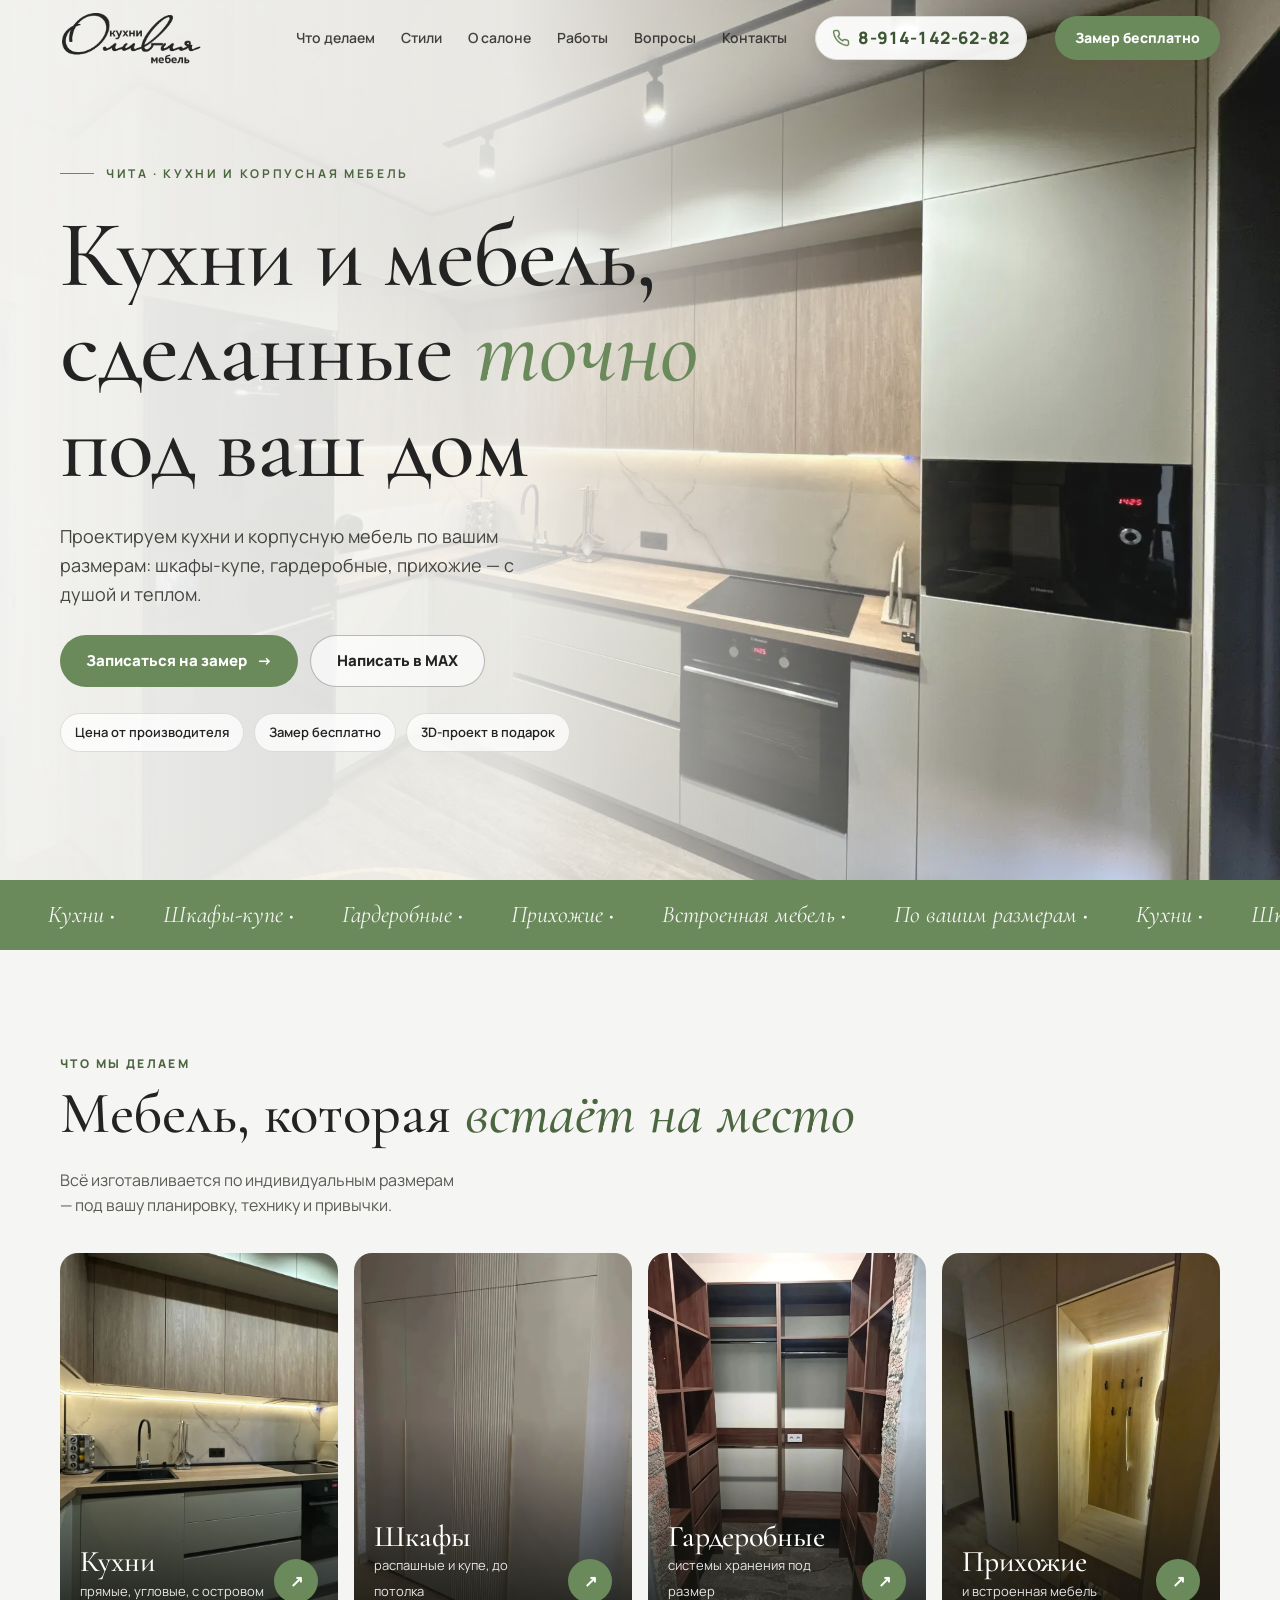
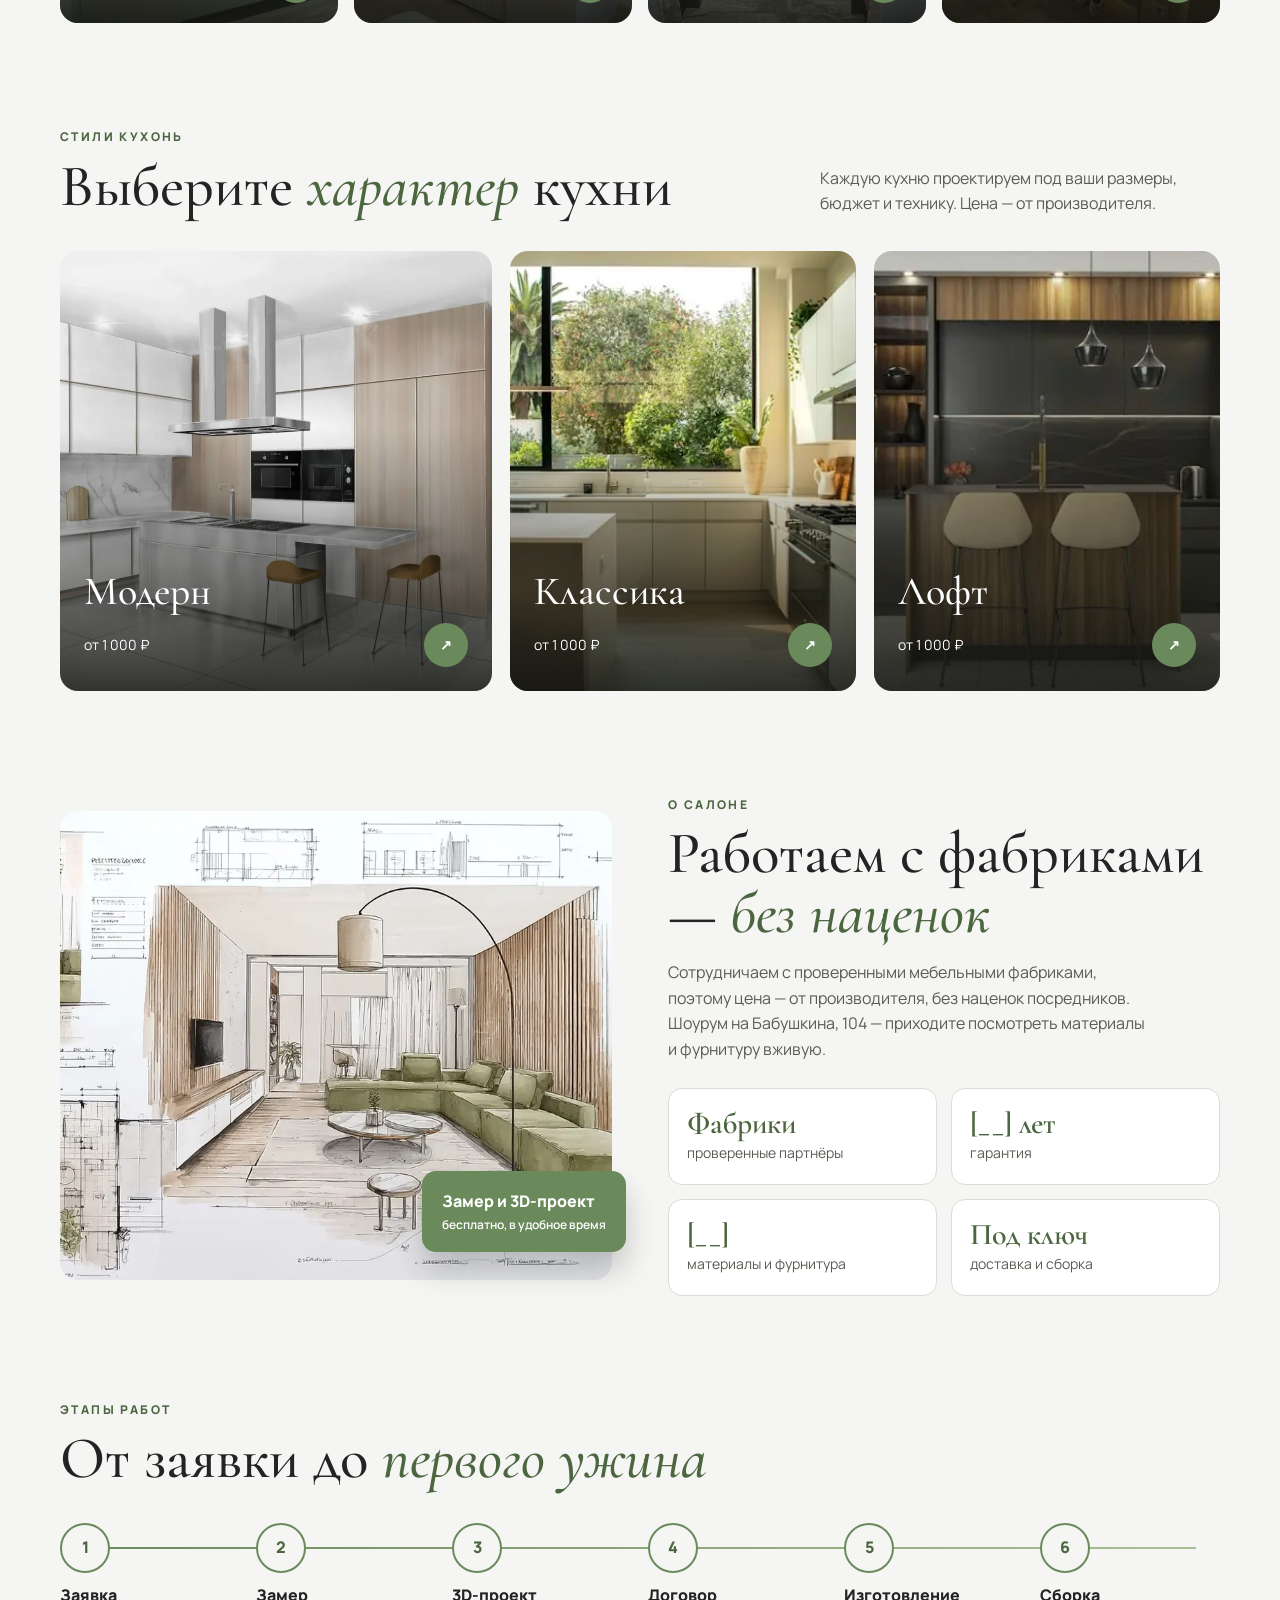
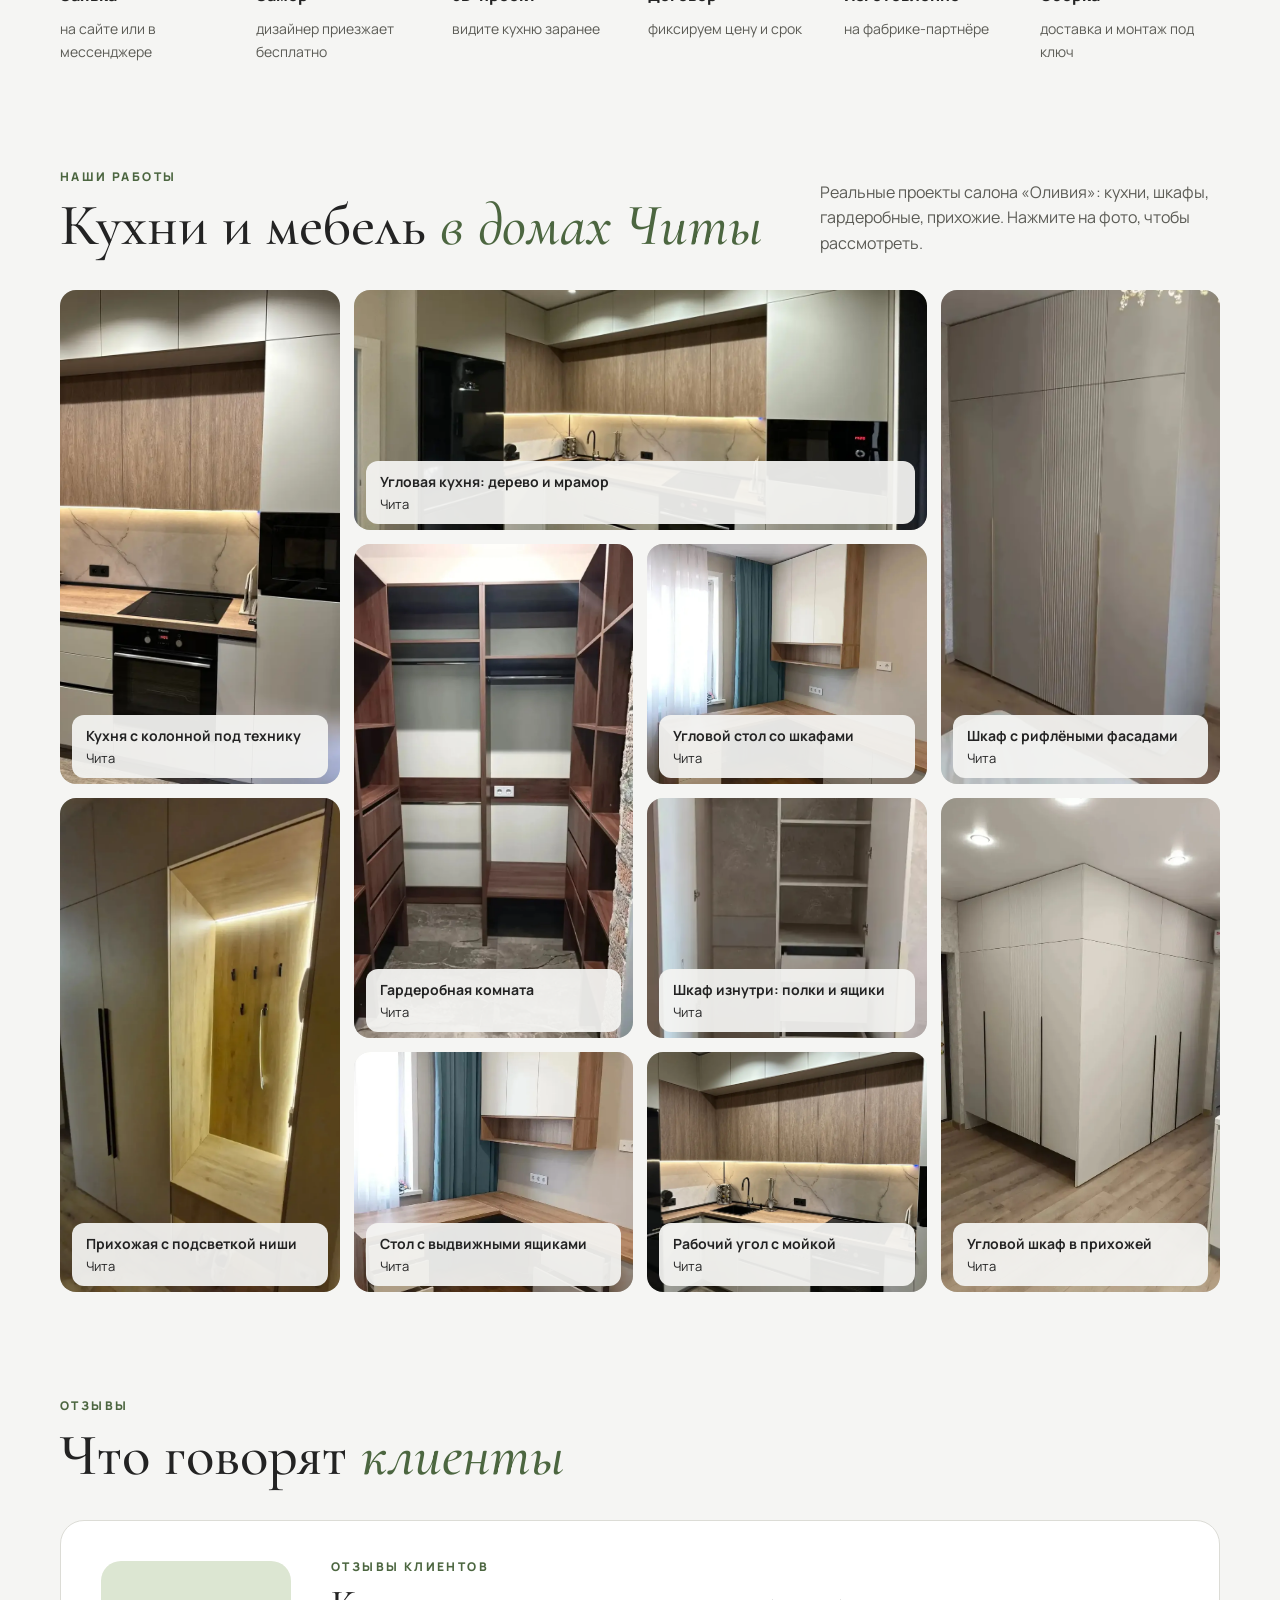
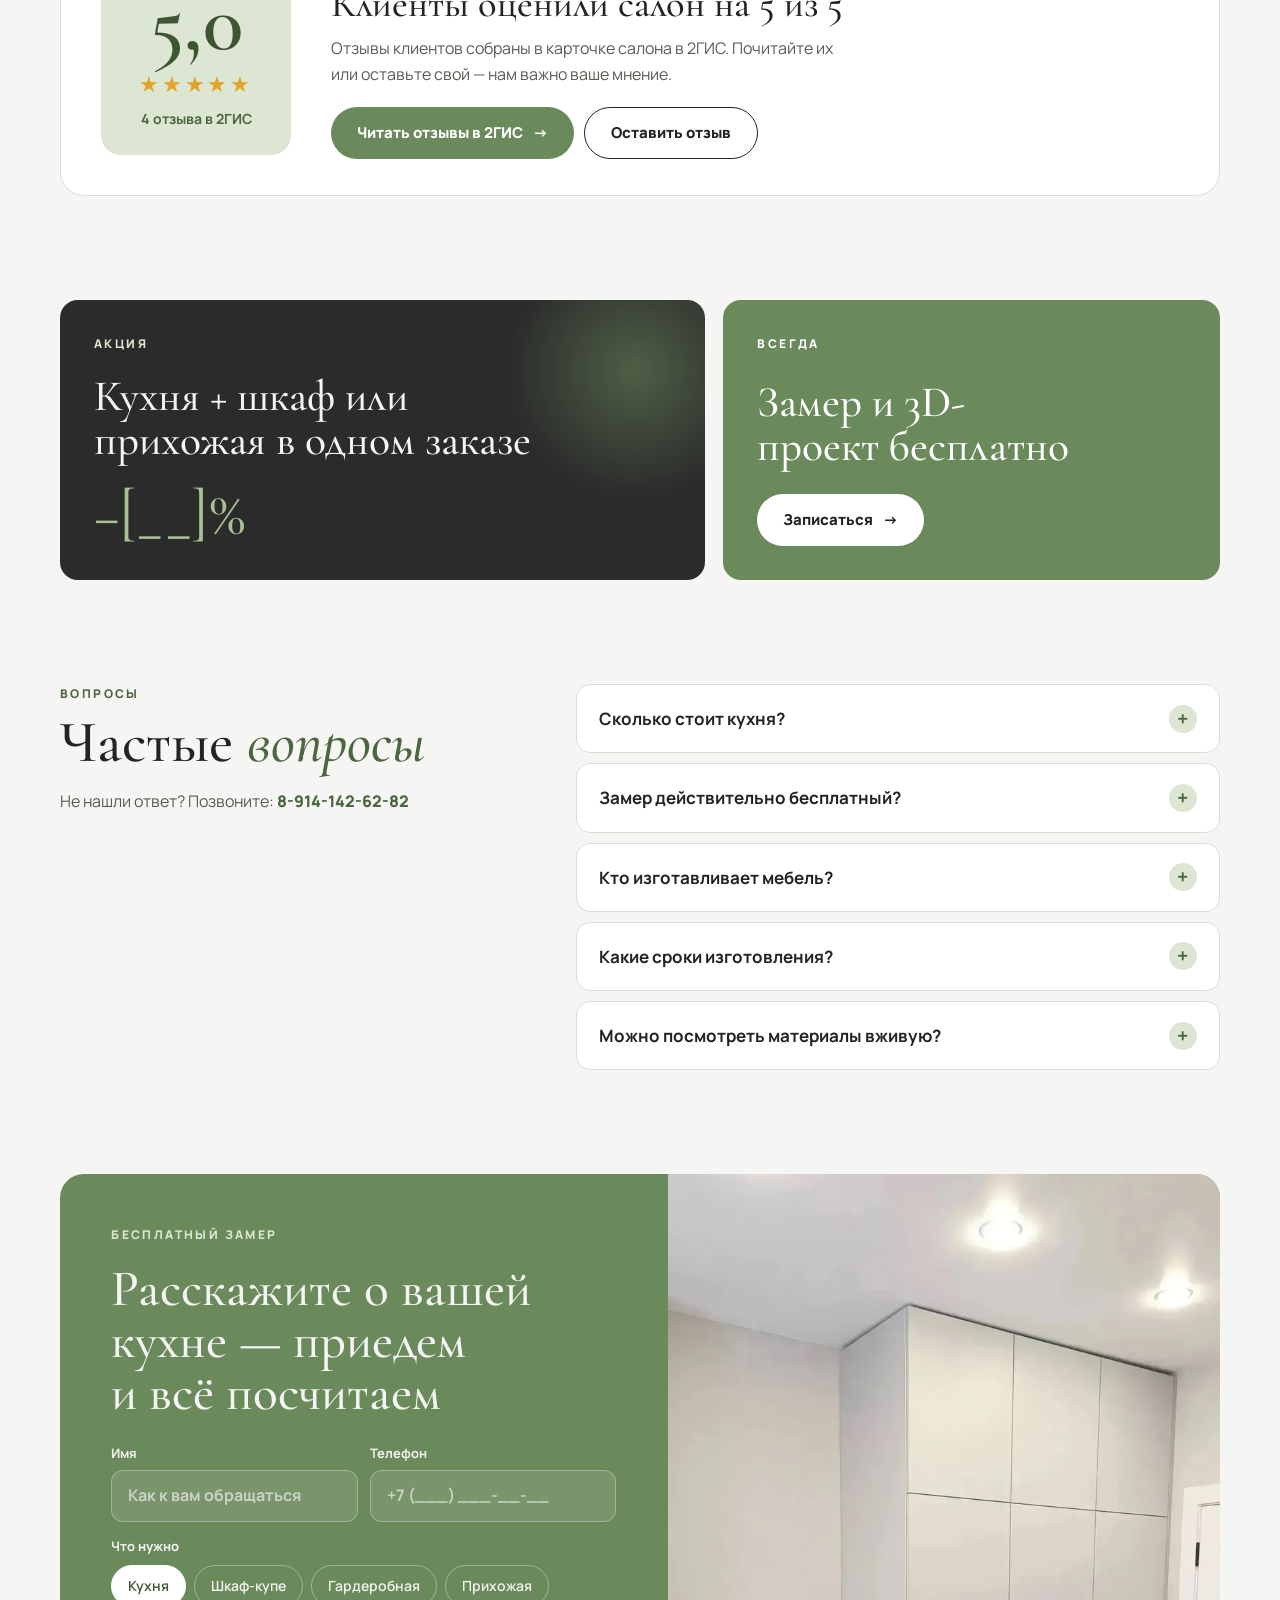
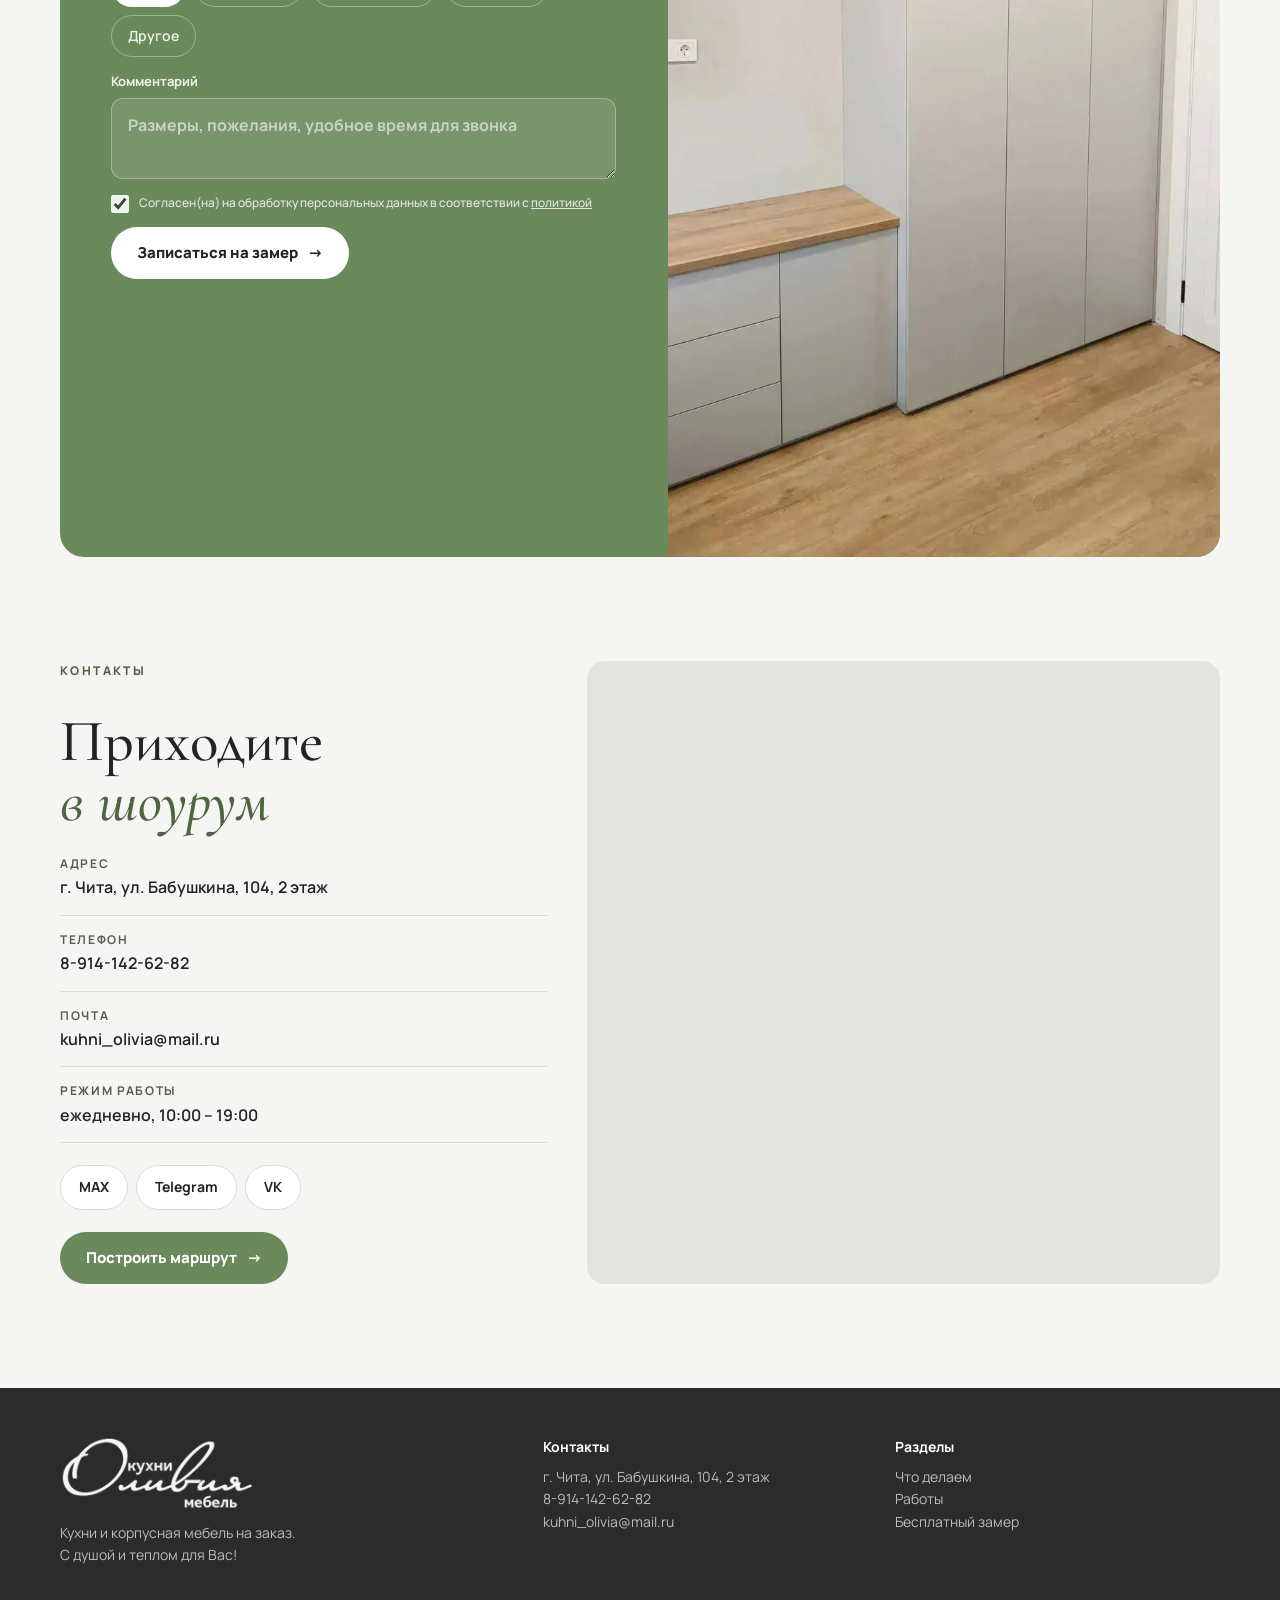
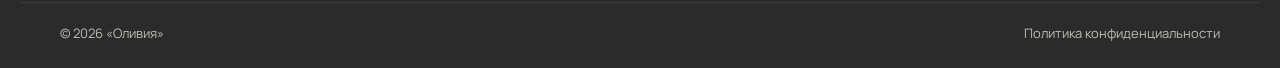
<file: site/index.html>
<!doctype html>
<html lang="ru" class="no-js">
<script>document.documentElement.className="js"</script>
<head>
<meta charset="utf-8">
<meta name="viewport" content="width=device-width, initial-scale=1, viewport-fit=cover">
<title>Кухни и корпусная мебель на заказ в Чите — салон «Оливия»</title>
<meta name="robots" content="noindex, nofollow">
<meta name="description" content="Кухни, шкафы-купе, гардеробные и прихожие по вашим размерам в Чите. Работаем с фабриками — цена от производителя. Бесплатный замер и 3D-проект. ☎ 8-914-142-62-82">
<link rel="canonical" href="https://kuhni-olivia75.ru/">
<meta property="og:type" content="website">
<meta property="og:locale" content="ru_RU">
<meta property="og:title" content="Кухни и корпусная мебель на заказ — салон «Оливия», Чита">
<meta property="og:description" content="Кухни и корпусная мебель по вашим размерам. Бесплатный замер и 3D-проект.">
<meta property="og:image" content="img/og.jpg">
<meta name="theme-color" content="#6B8A5C">
<link rel="icon" type="image/png" href="img/favicon.png">
<link rel="apple-touch-icon" href="img/apple-touch-icon.png">
<link rel="preconnect" href="https://fonts.googleapis.com">
<link rel="preconnect" href="https://fonts.gstatic.com" crossorigin>
<link rel="stylesheet" href="https://fonts.googleapis.com/css2?family=Cormorant+Garamond:ital,wght@0,500;0,600;1,500&family=Manrope:wght@400;500;600;700;800&display=swap">
<link rel="preload" as="image" href="img/hero.webp">
<link rel="stylesheet" href="css/style.css">
<script type="application/ld+json">
{
  "@context": "https://schema.org",
  "@type": "FurnitureStore",
  "name": "Оливия — кухни и мебель",
  "image": "img/og.jpg",
  "telephone": "+7-914-142-62-82",
  "email": "kuhni_olivia@mail.ru",
  "address": {"@type": "PostalAddress", "streetAddress": "ул. Бабушкина, 104, 2 этаж", "addressLocality": "Чита", "postalCode": "672007", "addressCountry": "RU"},
  "openingHours": "Mo-Su 10:00-19:00",
  "hasMap": "https://2gis.ru/chita/firm/70000001117156105",
  "areaServed": "Чита",
  "slogan": "С душой и теплом для Вас!"
}
</script>
</head>
<body>
<a class="skip" href="#main">Перейти к содержимому</a>

<header class="top" id="top">
  <div class="top-in">
    <a class="brand" href="#" aria-label="Оливия — на главную"><img src="img/logo-dark.png" alt="Оливия — кухни и мебель" width="180" height="70"></a>
    <nav class="menu" id="menu" aria-label="Разделы сайта">
      <a href="#directions">Что делаем</a>
      <a href="#styles">Стили</a>
      <a href="#about">О салоне</a>
      <a href="#works">Работы</a>
      <a href="#faq">Вопросы</a>
      <a href="#contacts">Контакты</a>
      <a class="menu-tel" href="tel:+79141426282">8-914-142-62-82</a>
    </nav>
    <a class="tel" href="tel:+79141426282" aria-label="Позвонить: 8-914-142-62-82"><svg viewBox="0 0 24 24" width="18" height="18" fill="none" stroke="currentColor" stroke-width="2" stroke-linecap="round" stroke-linejoin="round" aria-hidden="true"><path d="M22 16.9v3a2 2 0 0 1-2.2 2 19.8 19.8 0 0 1-8.6-3.1 19.5 19.5 0 0 1-6-6A19.8 19.8 0 0 1 2.1 4.2 2 2 0 0 1 4.1 2h3a2 2 0 0 1 2 1.7c.1.9.4 1.8.7 2.7a2 2 0 0 1-.5 2.1L8 9.8a16 16 0 0 0 6 6l1.3-1.3a2 2 0 0 1 2.1-.4c.9.3 1.8.6 2.7.7a2 2 0 0 1 1.7 2z"/></svg><span>8-914-142-62-82</span></a>
    <a class="btn btn-olive btn-sm top-cta" href="#form">Замер бесплатно</a>
    <button class="burger" id="burger" aria-label="Открыть меню" aria-expanded="false" aria-controls="menu"><span></span><span></span><span></span></button>
  </div>
</header>

<main id="main">
  <!-- HERO -->
  <section class="hero">
    <div class="hero-bg" role="img" aria-label="Кухня салона «Оливия»: деревянные фасады, мраморный фартук, подсветка"></div>
    <div class="wrap hero-in">
      <p class="kicker">Чита · кухни и корпусная мебель</p>
      <h1><span class="ln"><span>Кухни и мебель,</span></span><span class="ln"><span>сделанные <em>точно</em></span></span><span class="ln"><span>под ваш дом</span></span></h1>
      <p class="lead">Проектируем кухни и корпусную мебель по вашим размерам: шкафы-купе, гардеробные, прихожие — с душой и теплом.</p>
      <div class="ctas">
        <a class="btn btn-olive" href="#form">Записаться на замер <span class="arr" aria-hidden="true">→</span></a>
        <a class="btn btn-glass js-max" href="#" target="_blank" rel="noopener">Написать в MAX</a>
      </div>
      <ul class="badges"><li>Цена от производителя</li><li>Замер бесплатно</li><li>3D-проект в подарок</li></ul>
    </div>
  </section>

  <div class="ticker" aria-hidden="true"><div class="ticker-in">
    <span>Кухни <b>·</b></span><span>Шкафы-купе <b>·</b></span><span>Гардеробные <b>·</b></span><span>Прихожие <b>·</b></span><span>Встроенная мебель <b>·</b></span><span>По вашим размерам <b>·</b></span>
    <span>Кухни <b>·</b></span><span>Шкафы-купе <b>·</b></span><span>Гардеробные <b>·</b></span><span>Прихожие <b>·</b></span><span>Встроенная мебель <b>·</b></span><span>По вашим размерам <b>·</b></span>
  </div></div>

  <!-- НАПРАВЛЕНИЯ -->
  <section class="sec" id="directions">
    <div class="wrap">
      <div class="head reveal">
        <div><p class="eb">Что мы делаем</p><h2>Мебель, которая <em>встаёт на место</em></h2></div>
        <p>Всё изготавливается по индивидуальным размерам — под вашу планировку, технику и привычки.</p>
      </div>
      <div class="dirs">
        <a class="dir reveal" href="#form" data-service="Кухня"><img src="img/work-2.webp" alt="Угловая кухня с подсветкой" loading="lazy"><span class="dir-t"><b>Кухни</b><small>прямые, угловые, с островом</small></span><span class="go" aria-hidden="true">↗</span></a>
        <a class="dir reveal" href="#form" data-service="Шкаф-купе"><img src="img/wardrobe-fluted.webp" alt="Распашной шкаф до потолка с рифлёными фасадами" loading="lazy"><span class="dir-t"><b>Шкафы</b><small>распашные и купе, до потолка</small></span><span class="go" aria-hidden="true">↗</span></a>
        <a class="dir reveal" href="#form" data-service="Гардеробная"><img src="img/walkin.webp" alt="Гардеробная комната с полками, штангами и ящиками" loading="lazy"><span class="dir-t"><b>Гардеробные</b><small>системы хранения под размер</small></span><span class="go" aria-hidden="true">↗</span></a>
        <a class="dir reveal" href="#form" data-service="Прихожая"><img src="img/hallway-niche.webp" alt="Прихожая: шкаф и ниша с подсветкой, крючками и сиденьем" loading="lazy"><span class="dir-t"><b>Прихожие</b><small>и встроенная мебель</small></span><span class="go" aria-hidden="true">↗</span></a>
      </div>
    </div>
  </section>

  <!-- СТИЛИ -->
  <section class="sec" id="styles">
    <div class="wrap">
      <div class="head reveal">
        <div><p class="eb">Стили кухонь</p><h2>Выберите <em>характер</em> кухни</h2></div>
        <p>Каждую кухню проектируем под ваши размеры, бюджет и технику. Цена — от производителя.</p>
      </div>
      <div class="styles">
        <a class="sty reveal" href="#form" data-service="Кухня"><img src="img/style-modern.webp" alt="Кухня в стиле модерн" loading="lazy"><h3>Модерн</h3><span class="meta"><span>от 1&nbsp;000 ₽</span><span class="go" aria-hidden="true">↗</span></span></a>
        <a class="sty reveal" href="#form" data-service="Кухня"><img src="img/style-classic.webp" alt="Светлая кухня в классическом стиле" loading="lazy"><h3>Классика</h3><span class="meta"><span>от 1&nbsp;000 ₽</span><span class="go" aria-hidden="true">↗</span></span></a>
        <a class="sty reveal" href="#form" data-service="Кухня"><img src="img/style-loft.webp" alt="Кухня в стиле лофт" loading="lazy"><h3>Лофт</h3><span class="meta"><span>от 1&nbsp;000 ₽</span><span class="go" aria-hidden="true">↗</span></span></a>
      </div>
    </div>
  </section>

  <!-- О САЛОНЕ -->
  <section class="sec" id="about">
    <div class="wrap about">
      <div class="about-pic reveal">
        <img src="img/design-sketch.webp" alt="Дизайн-проект интерьера: эскиз" loading="lazy">
        <div class="stamp">Замер и 3D-проект<small>бесплатно, в удобное время</small></div>
      </div>
      <div class="reveal">
        <p class="eb">О салоне</p>
        <h2>Работаем с фабриками — <em>без наценок</em></h2>
        <p class="about-txt">Сотрудничаем с проверенными мебельными фабриками, поэтому цена — от производителя, без наценок посредников. Шоурум на Бабушкина, 104 — приходите посмотреть материалы и фурнитуру вживую.</p>
        <div class="facts">
          <div><b>Фабрики</b><span>проверенные партнёры</span></div>
          <div><b>[__] лет</b><span>гарантия</span></div>
          <div><b>[__]</b><span>материалы и фурнитура</span></div>
          <div><b>Под ключ</b><span>доставка и сборка</span></div>
        </div>
      </div>
    </div>
  </section>

  <!-- ЭТАПЫ -->
  <section class="sec" id="steps">
    <div class="wrap">
      <div class="head reveal"><div><p class="eb">Этапы работ</p><h2>От заявки до <em>первого ужина</em></h2></div></div>
      <ol class="timeline reveal">
        <li><span class="n">1</span><h3>Заявка</h3><p>на сайте или в мессенджере</p></li>
        <li><span class="n">2</span><h3>Замер</h3><p>дизайнер приезжает бесплатно</p></li>
        <li><span class="n">3</span><h3>3D-проект</h3><p>видите кухню заранее</p></li>
        <li><span class="n">4</span><h3>Договор</h3><p>фиксируем цену и срок</p></li>
        <li><span class="n">5</span><h3>Изготовление</h3><p>на фабрике-партнёре</p></li>
        <li><span class="n">6</span><h3>Сборка</h3><p>доставка и монтаж под ключ</p></li>
      </ol>
    </div>
  </section>

  <!-- РАБОТЫ -->
  <section class="sec" id="works">
    <div class="wrap">
      <div class="head reveal">
        <div><p class="eb">Наши работы</p><h2>Кухни и мебель <em>в домах Читы</em></h2></div>
        <p>Реальные проекты салона «Оливия»: кухни, шкафы, гардеробные, прихожие. Нажмите на фото, чтобы рассмотреть.</p>
      </div>
      <div class="gallery reveal" id="gallery">
        <button class="g g-tall" data-full="img/work-1.webp"><img src="img/work-1.webp" alt="Кухня с колонной под духовку и микроволновку" loading="lazy"><span class="cap"><b>Кухня с колонной под технику</b>Чита</span></button>
        <button class="g g-wide" data-full="img/work-4.webp"><img src="img/work-4.webp" alt="Кухня: деревянные верхние фасады, мраморный фартук" loading="lazy"><span class="cap"><b>Угловая кухня: дерево и мрамор</b>Чита</span></button>
        <button class="g g-tall" data-full="img/wardrobe-fluted.webp"><img src="img/wardrobe-fluted.webp" alt="Распашной шкаф до потолка с рифлёными фасадами" loading="lazy"><span class="cap"><b>Шкаф с рифлёными фасадами</b>Чита</span></button>
        <button class="g g-tall" data-full="img/walkin.webp"><img src="img/walkin.webp" alt="Гардеробная комната с полками, штангами и ящиками" loading="lazy"><span class="cap"><b>Гардеробная комната</b>Чита</span></button>
        <button class="g" data-full="img/desk.webp"><img src="img/desk.webp" alt="Угловой рабочий стол с тумбами и навесными шкафами" loading="lazy"><span class="cap"><b>Угловой стол со шкафами</b>Чита</span></button>
        <button class="g g-tall" data-full="img/hallway-niche.webp"><img src="img/hallway-niche.webp" alt="Прихожая: шкаф и ниша с подсветкой, крючками и сиденьем" loading="lazy"><span class="cap"><b>Прихожая с подсветкой ниши</b>Чита</span></button>
        <button class="g" data-full="img/wardrobe-inside.webp"><img src="img/wardrobe-inside.webp" alt="Шкаф изнутри: штанга, полки и выдвижные ящики" loading="lazy"><span class="cap"><b>Шкаф изнутри: полки и ящики</b>Чита</span></button>
        <button class="g g-tall" data-full="img/hallway-corner.webp"><img src="img/hallway-corner.webp" alt="Угловой шкаф до потолка в прихожей" loading="lazy"><span class="cap"><b>Угловой шкаф в прихожей</b>Чита</span></button>
        <button class="g" data-full="img/desk-drawers.webp"><img src="img/desk-drawers.webp" alt="Рабочий стол с выдвижными ящиками" loading="lazy"><span class="cap"><b>Стол с выдвижными ящиками</b>Чита</span></button>
        <button class="g" data-full="img/work-3.webp"><img src="img/work-3.webp" alt="Угол кухни с мойкой и варочной панелью" loading="lazy"><span class="cap"><b>Рабочий угол с мойкой</b>Чита</span></button>
      </div>
    </div>
  </section>

  <!-- ОТЗЫВЫ -->
  <section class="sec" id="reviews">
    <div class="wrap">
      <div class="head reveal"><div><p class="eb">Отзывы</p><h2>Что говорят <em>клиенты</em></h2></div></div>
      <!-- Отзывы живут в 2ГИС: тексты принадлежат авторам, поэтому здесь рейтинг и ссылка.
           Рейтинг и число отзывов обновлять вручную (сверено 28.10.2026). -->
      <div class="rv-2gis reveal">
        <div class="rv-score">
          <span class="rv-num">5,0</span>
          <span class="rv-stars" aria-label="5 из 5">★★★★★</span>
          <span class="rv-count">4 отзыва в 2ГИС</span>
        </div>
        <div class="rv-txt">
          <p class="eb">Отзывы клиентов</p>
          <h3>Клиенты оценили салон на&nbsp;5 из&nbsp;5</h3>
          <p>Отзывы клиентов собраны в карточке салона в 2ГИС. Почитайте их или оставьте свой — нам важно ваше мнение.</p>
          <div class="rv-btns">
            <a class="btn btn-olive" href="https://2gis.ru/chita/firm/70000001117156105/tab/reviews" target="_blank" rel="noopener">Читать отзывы в 2ГИС <span class="arr" aria-hidden="true">→</span></a>
            <a class="btn btn-line" href="https://2gis.ru/chita/firm/70000001117156105/tab/reviews" target="_blank" rel="noopener">Оставить отзыв</a>
          </div>
        </div>
      </div>
    </div>
  </section>

  <!-- АКЦИИ -->
  <section class="sec">
    <div class="wrap promo">
      <div class="pr pr-dark reveal"><p class="eb">Акция</p><h3>Кухня + шкаф или прихожая в одном заказе</h3><span class="pct">−[__]%</span></div>
      <div class="pr pr-olive reveal"><p class="eb">Всегда</p><h3>Замер и 3D-проект бесплатно</h3><a class="btn btn-white" href="#form">Записаться <span class="arr" aria-hidden="true">→</span></a></div>
    </div>
  </section>

  <!-- FAQ -->
  <section class="sec" id="faq">
    <div class="wrap faq-wrap">
      <div class="reveal"><p class="eb">Вопросы</p><h2>Частые <em>вопросы</em></h2><p class="faq-note">Не нашли ответ? Позвоните: <a href="tel:+79141426282">8-914-142-62-82</a></p></div>
      <div class="faq reveal">
        <details><summary>Сколько стоит кухня?</summary><p>Цена зависит от размеров, материалов фасадов, столешницы и фурнитуры. Точную стоимость считаем после бесплатного замера и показываем в 3D-проекте — до подписания договора.</p></details>
        <details><summary>Замер действительно бесплатный?</summary><p>Да. Дизайнер приезжает в удобное вам время, делает замеры и обсуждает пожелания. Это ни к чему не обязывает.</p></details>
        <details><summary>Кто изготавливает мебель?</summary><p>Мы работаем с проверенными мебельными фабриками-партнёрами. Поэтому цена — от производителя, без наценок посредников.</p></details>
        <details><summary>Какие сроки изготовления?</summary><p>Срок зависит от выбранных материалов и фабрики. Мы фиксируем его в договоре вместе с ценой.</p></details>
        <details><summary>Можно посмотреть материалы вживую?</summary><p>Конечно. Приходите в шоурум: г. Чита, ул. Бабушкина, 104, 2 этаж.</p></details>
      </div>
    </div>
  </section>

  <!-- ФОРМА -->
  <section class="sec" id="form">
    <div class="wrap">
      <div class="cta reveal">
        <div class="cta-l">
          <p class="eb">Бесплатный замер</p>
          <h2>Расскажите о вашей кухне — приедем и всё посчитаем</h2>
          <form class="form" id="leadForm" novalidate>
            <div class="row2">
              <label>Имя<input name="name" autocomplete="name" required placeholder="Как к вам обращаться"></label>
              <label>Телефон<input name="phone" type="tel" inputmode="tel" autocomplete="tel" required placeholder="+7 (___) ___-__-__"></label>
            </div>
            <fieldset class="chips" id="service"><legend>Что нужно</legend>
              <label><input type="radio" name="service" value="Кухня" checked><span>Кухня</span></label>
              <label><input type="radio" name="service" value="Шкаф-купе"><span>Шкаф-купе</span></label>
              <label><input type="radio" name="service" value="Гардеробная"><span>Гардеробная</span></label>
              <label><input type="radio" name="service" value="Прихожая"><span>Прихожая</span></label>
              <label><input type="radio" name="service" value="Другое"><span>Другое</span></label>
            </fieldset>
            <label>Комментарий<textarea name="comment" rows="2" placeholder="Размеры, пожелания, удобное время для звонка"></textarea></label>
            <input class="hp" name="website" tabindex="-1" autocomplete="off" aria-hidden="true">
            <label class="consent"><input type="checkbox" name="consent" required checked><span>Согласен(на) на обработку персональных данных в соответствии с <a href="privacy.html" target="_blank">политикой</a></span></label>
            <button class="btn btn-white" type="submit">Записаться на замер <span class="arr" aria-hidden="true">→</span></button>
            <p class="msg" id="formMsg" role="status" aria-live="polite"></p>
          </form>
        </div>
        <div class="cta-r"><img src="img/wardrobe-desk.webp" alt="Шкаф до потолка и рабочий стол" loading="lazy"></div>
      </div>
    </div>
  </section>

  <!-- КОНТАКТЫ -->
  <section class="sec" id="contacts">
    <div class="wrap contacts reveal">
      <div class="c-info">
        <p class="eb">Контакты</p>
        <h2>Приходите <em>в шоурум</em></h2>
        <ul class="c-list">
          <li><span>Адрес</span>г. Чита, ул. Бабушкина, 104, 2 этаж</li>
          <li><span>Телефон</span><a href="tel:+79141426282">8-914-142-62-82</a></li>
          <li><span>Почта</span><a href="mailto:kuhni_olivia@mail.ru">kuhni_olivia@mail.ru</a></li>
          <li><span>Режим работы</span>ежедневно, 10:00 – 19:00</li>
        </ul>
        <div class="mess">
          <a class="js-max" href="#" target="_blank" rel="noopener">MAX</a>
          <a class="js-tg" href="#" target="_blank" rel="noopener">Telegram</a>
          <a class="js-vk" href="#" target="_blank" rel="noopener">VK</a>
        </div>
        <a class="btn btn-olive" href="https://2gis.ru/chita/directions/points/%7C113.493581%2C52.042679%3B70000001117156105" target="_blank" rel="noopener">Построить маршрут <span class="arr" aria-hidden="true">→</span></a>
      </div>
      <!-- Карта 2ГИС с карточкой салона (id 70000001117156105). На телефонах виджет 2ГИС без API-ключа
           показывает пустую карту, поэтому там вместо неё карточка со ссылкой в приложение 2ГИС. -->
      <div class="map" id="map">
        <iframe title="Салон «Оливия» на карте 2ГИС" data-src="https://widgets.2gis.com/widget?type=firmsonmap&amp;options=%7B%22pos%22%3A%7B%22lat%22%3A52.042679%2C%22lon%22%3A113.493581%2C%22zoom%22%3A16%7D%2C%22opt%22%3A%7B%22city%22%3A%22chita%22%7D%2C%22org%22%3A%2270000001117156105%22%7D"></iframe>
        <a class="map-card" href="https://2gis.ru/chita/firm/70000001117156105" target="_blank" rel="noopener">
          <span class="map-pin" aria-hidden="true"><svg viewBox="0 0 24 24" width="26" height="26" fill="none" stroke="currentColor" stroke-width="2" stroke-linecap="round" stroke-linejoin="round"><path d="M12 22s7-6.2 7-12a7 7 0 0 0-14 0c0 5.8 7 12 7 12z"/><circle cx="12" cy="10" r="2.6"/></svg></span>
          <span class="eb">Мы в 2ГИС</span>
          <b>Оливия — мебельная компания</b>
          <span class="map-rate"><span aria-hidden="true">★★★★★</span> 5,0 в 2ГИС</span>
          <span>ТЦ «Караван», ул. Бабушкина, 104, 2 этаж</span>
          <span>Ежедневно 10:00 – 19:00</span>
          <span class="btn btn-olive">Открыть в 2ГИС: фото и отзывы <span class="arr" aria-hidden="true">→</span></span>
        </a>
      </div>
      <script>
        /* Карту грузим только на компьютере; на телефонах остаётся карточка */
        (function () {
          var f = document.querySelector('#map iframe');
          if (window.matchMedia('(min-width: 901px) and (pointer: fine)').matches) {
            f.src = f.dataset.src;
            document.getElementById('map').classList.add('has-map');
          }
        })();
      </script>
    </div>
  </section>
</main>

<footer class="foot">
  <div class="wrap foot-in">
    <div><img src="img/logo-white.png" alt="Оливия — кухни и мебель" class="foot-logo" width="200" height="78" loading="lazy"><p>Кухни и корпусная мебель на заказ.<br>С душой и теплом для Вас!</p></div>
    <div><b>Контакты</b><p>г. Чита, ул. Бабушкина, 104, 2 этаж<br><a href="tel:+79141426282">8-914-142-62-82</a><br><a href="mailto:kuhni_olivia@mail.ru">kuhni_olivia@mail.ru</a></p></div>
    <div><b>Разделы</b><p><a href="#directions">Что делаем</a><br><a href="#works">Работы</a><br><a href="#form">Бесплатный замер</a></p></div>
  </div>
  <div class="wrap foot-bottom"><span>© <span id="year">2026</span> «Оливия»</span><a href="privacy.html">Политика конфиденциальности</a></div>
</footer>

<!-- Мобильная панель -->
<div class="mbar" aria-label="Быстрая связь">
  <a href="tel:+79141426282" class="mbar-call">Позвонить</a>
  <a href="#form" class="mbar-cta">Замер бесплатно</a>
</div>

<!-- Лайтбокс -->
<dialog class="lb" id="lightbox" aria-label="Просмотр фото">
  <button class="lb-x" id="lbClose" aria-label="Закрыть">×</button>
  <button class="lb-nav lb-prev" id="lbPrev" aria-label="Предыдущее фото">‹</button>
  <img id="lbImg" alt="">
  <button class="lb-nav lb-next" id="lbNext" aria-label="Следующее фото">›</button>
  <p id="lbCap"></p>
</dialog>

<script src="js/config.js"></script>
<script src="js/main.js"></script>
</body>
</html>
</file>
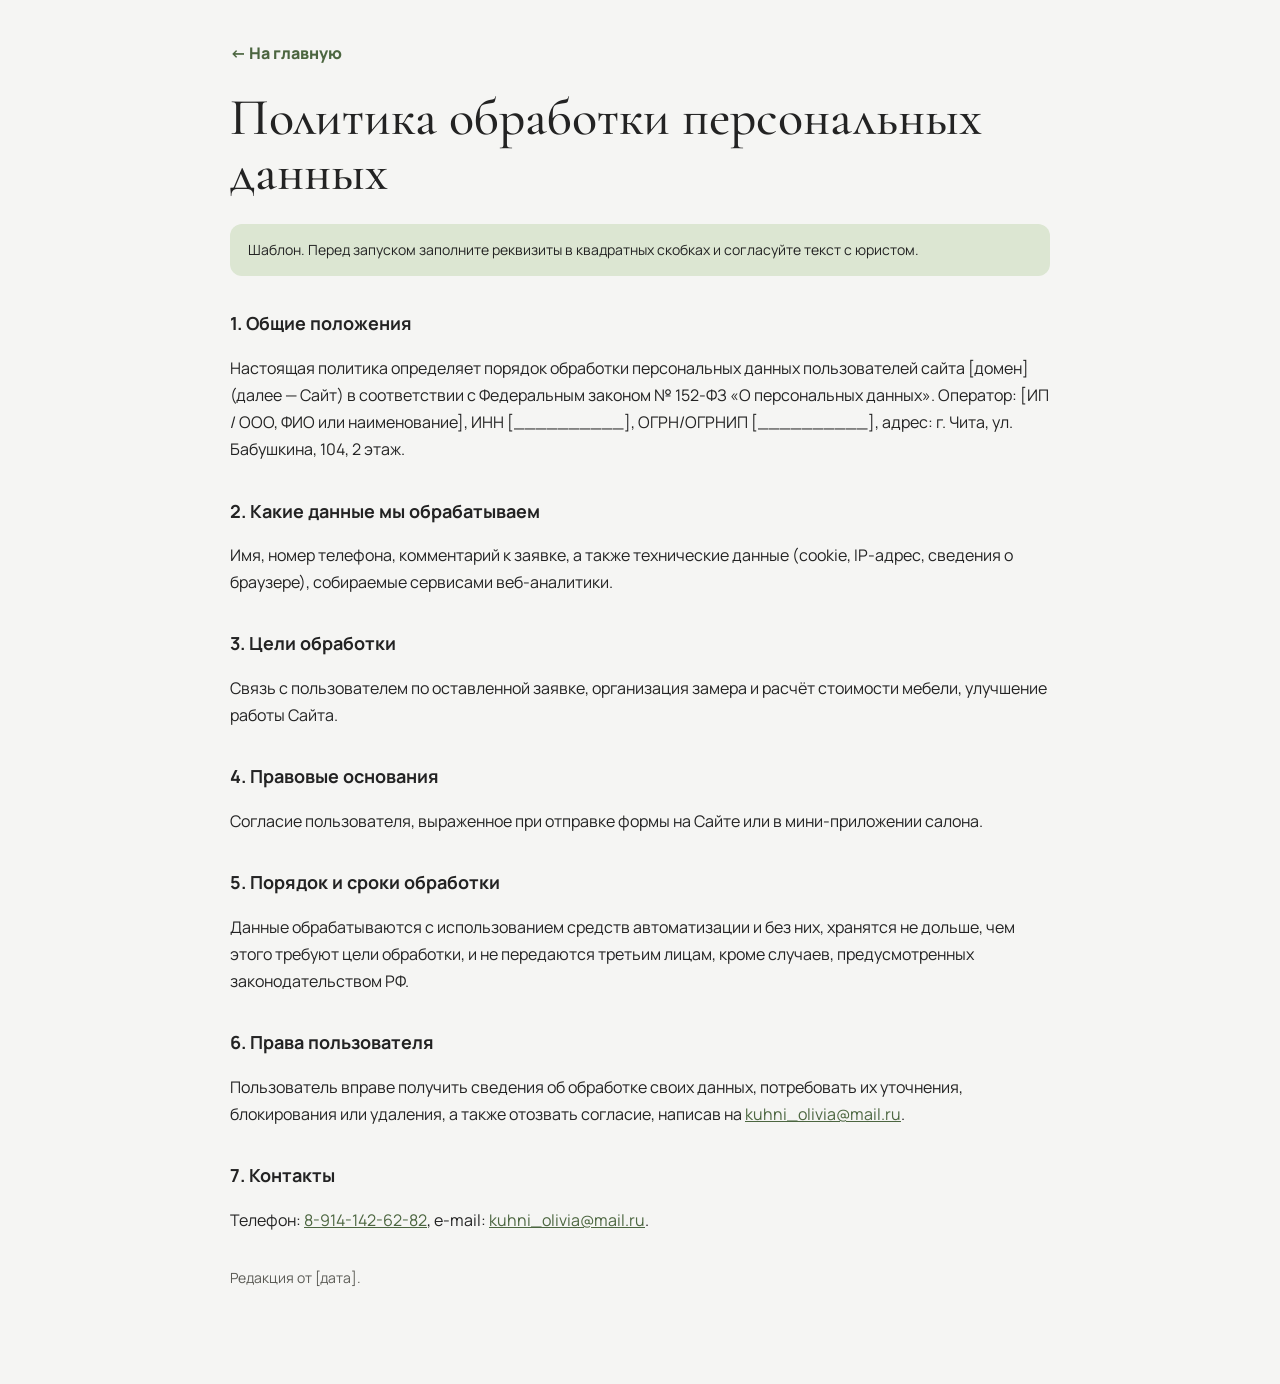
<file: redesign/privacy.html>
<!doctype html>
<html lang="ru">
<head>
<meta charset="utf-8">
<meta name="viewport" content="width=device-width, initial-scale=1">
<title>Политика конфиденциальности — «Оливия»</title>
<meta name="robots" content="noindex">
<link rel="icon" type="image/png" href="img/favicon.png">
<link rel="stylesheet" href="https://fonts.googleapis.com/css2?family=Cormorant+Garamond:wght@500&family=Manrope:wght@400;600;800&display=swap">
<style>
  body{margin:0;background:#F5F5F3;color:#232323;font:16px/1.7 Manrope,Arial,sans-serif}
  main{max-width:820px;margin:0 auto;padding:40px 16px 80px}
  a{color:#4C6640}
  .back{display:inline-block;margin-bottom:24px;font-weight:800;text-decoration:none}
  h1{font:500 clamp(34px,5vw,52px)/1.05 'Cormorant Garamond',Georgia,serif;margin:0 0 24px}
  h2{font-size:18px;margin:32px 0 8px}
  .note{background:#DCE6D2;border-radius:12px;padding:14px 18px;font-size:14px}
</style>
</head>
<body>
<main>
  <a class="back" href="index.html">← На главную</a>
  <h1>Политика обработки персональных данных</h1>
  <p class="note">Шаблон. Перед запуском заполните реквизиты в квадратных скобках и согласуйте текст с юристом.</p>

  <h2>1. Общие положения</h2>
  <p>Настоящая политика определяет порядок обработки персональных данных пользователей сайта [домен] (далее — Сайт) в соответствии с Федеральным законом № 152-ФЗ «О персональных данных». Оператор: [ИП / ООО, ФИО или наименование], ИНН [__________], ОГРН/ОГРНИП [__________], адрес: г. Чита, ул. Бабушкина, 104, 2 этаж.</p>

  <h2>2. Какие данные мы обрабатываем</h2>
  <p>Имя, номер телефона, комментарий к заявке, а также технические данные (cookie, IP-адрес, сведения о браузере), собираемые сервисами веб-аналитики.</p>

  <h2>3. Цели обработки</h2>
  <p>Связь с пользователем по оставленной заявке, организация замера и расчёт стоимости мебели, улучшение работы Сайта.</p>

  <h2>4. Правовые основания</h2>
  <p>Согласие пользователя, выраженное при отправке формы на Сайте или в мини-приложении салона.</p>

  <h2>5. Порядок и сроки обработки</h2>
  <p>Данные обрабатываются с использованием средств автоматизации и без них, хранятся не дольше, чем этого требуют цели обработки, и не передаются третьим лицам, кроме случаев, предусмотренных законодательством РФ.</p>

  <h2>6. Права пользователя</h2>
  <p>Пользователь вправе получить сведения об обработке своих данных, потребовать их уточнения, блокирования или удаления, а также отозвать согласие, написав на <a href="mailto:kuhni_olivia@mail.ru">kuhni_olivia@mail.ru</a>.</p>

  <h2>7. Контакты</h2>
  <p>Телефон: <a href="tel:+79141426282">8-914-142-62-82</a>, e-mail: <a href="mailto:kuhni_olivia@mail.ru">kuhni_olivia@mail.ru</a>.</p>
  <p style="margin-top:32px;color:#5B5B55;font-size:14px">Редакция от [дата].</p>
</main>
</body>
</html>
</file>
<file: miniapp/css/app.css>
/* Оливия — мини-приложение MAX */
:root{
  --olive:#6B8A5C; --olive-2:#4C6640; --olive-3:#3E5534; --sage:#A9BF94; --olive-l:#DCE6D2;
  --ink:#232323; --muted:#5B5B55; --paper:#F5F5F3; --card:#FFFFFF; --line:#DCDCD6; --night:#2B2B2B;
  --display:'Cormorant Garamond', Georgia, serif;
  --body:'Manrope', 'Segoe UI', Arial, sans-serif;
  --ease:cubic-bezier(.2,.8,.2,1);
  --st:env(safe-area-inset-top,0px); --sb:env(safe-area-inset-bottom,0px);
}
*,*::before,*::after{box-sizing:border-box;-webkit-tap-highlight-color:transparent}
html,body{margin:0;height:100%;background:#E3E3E0}
body{font-family:var(--body);color:var(--ink);font-size:15px;line-height:1.5;-webkit-font-smoothing:antialiased;overscroll-behavior:none}
h1,h2,p{margin:0}
img{display:block;max-width:100%}
button{font:inherit;color:inherit;cursor:pointer;border:0;background:none;padding:0}
a{color:inherit}
[hidden]{display:none!important}
:focus-visible{outline:3px solid var(--olive);outline-offset:2px;border-radius:8px}

.app{position:relative;max-width:480px;height:100%;margin:0 auto;background:var(--paper);display:flex;flex-direction:column;overflow:hidden}
@media (min-width:520px){.app{box-shadow:0 0 60px rgba(0,0,0,.12)}}

/* Шапка */
.bar{display:flex;align-items:center;gap:10px;padding:calc(10px + var(--st)) 14px 10px;background:var(--card);border-bottom:1px solid var(--line);flex:none;z-index:2}
.back{width:38px;height:38px;border-radius:50%;background:var(--paper);display:flex;align-items:center;justify-content:center;flex:none;animation:pop .3s var(--ease)}
.back svg,.bar-call svg{width:20px;height:20px;fill:none;stroke:currentColor;stroke-width:2.2;stroke-linecap:round;stroke-linejoin:round}
.av{width:38px;height:38px;border-radius:50%;background:var(--olive);display:flex;align-items:center;justify-content:center;flex:none}
.av img{width:25px;height:auto}
.bar-t{flex:1;min-width:0}
.bar-logo{height:30px;width:auto;max-width:100%;object-fit:contain;object-position:left center}
.bar-t small{display:block;font-size:11px;font-weight:700;color:var(--olive-2);white-space:nowrap;overflow:hidden;text-overflow:ellipsis}
/* Звонок: номер цифрами на оливковой «таблетке» — сразу видно, куда звонить */
.bar-call{height:40px;padding:0 12px;border-radius:999px;background:var(--olive);color:#fff;display:flex;align-items:center;justify-content:center;gap:6px;flex:none;font-size:14px;font-weight:800;font-variant-numeric:tabular-nums;white-space:nowrap;text-decoration:none;box-shadow:0 4px 12px rgba(76,102,64,.25)}
.bar-call svg{width:17px;height:17px}
/* Узкие экраны: только круглая кнопка с трубкой, чтобы не теснить логотип */
@media (max-width:359px){.bar-call{width:40px;padding:0}.bar-call span{display:none}}

/* Страницы */
.pages{flex:1;position:relative;overflow:hidden}
.page{position:absolute;inset:0;overflow-y:auto;-webkit-overflow-scrolling:touch;padding:14px 14px 24px;display:flex;flex-direction:column;gap:12px}
.page.enter{animation:slideIn .4s var(--ease) both}
.page.enter-back{animation:slideBack .4s var(--ease) both}
@keyframes slideIn{from{opacity:0;transform:translateX(36px)}to{opacity:1;transform:none}}
@keyframes slideBack{from{opacity:0;transform:translateX(-36px)}to{opacity:1;transform:none}}
@keyframes pop{from{transform:scale(.4);opacity:0}to{transform:none;opacity:1}}
@keyframes up{from{opacity:0;transform:translateY(14px)}to{opacity:1;transform:none}}

.ttl{font-family:var(--display);font-weight:500;font-size:34px;line-height:1}
.ttl em{font-style:italic;color:var(--olive-2)}
.sub{color:var(--muted);font-size:14px;margin-top:-4px}
.eb{font-size:11px;letter-spacing:.16em;text-transform:uppercase;font-weight:800;color:var(--olive-2)}

/* Кнопки */
.btn{display:flex;align-items:center;justify-content:center;min-height:52px;padding:0 22px;border-radius:999px;font-weight:800;font-size:15px;text-decoration:none;transition:transform .15s,background .2s;flex:none}
.btn:active{transform:scale(.97)}
.btn-olive{background:var(--olive);color:#fff}
.btn-white{background:#fff;color:var(--ink)}
.btn-line{border:1px solid var(--line);background:var(--card)}
.btn-block{width:100%}
.btn[disabled]{opacity:.65;pointer-events:none}

/* Главная */
.hero{position:relative;border-radius:22px;min-height:230px;padding:18px;display:flex;flex-direction:column;justify-content:flex-end;align-items:flex-start;gap:10px;color:#fff;overflow:hidden;isolation:isolate;flex:none;animation:up .5s var(--ease) both}
.hero::before{content:"";position:absolute;inset:0;z-index:-2;background:url(../img/hero.webp) center 35%/cover;animation:kb 14s ease-out both}
.hero::after{content:"";position:absolute;inset:0;z-index:-1;background:linear-gradient(rgba(16,18,14,.05) 20%,rgba(16,18,14,.78))}
@keyframes kb{from{transform:scale(1.15)}to{transform:none}}
.hero h1{font-family:var(--display);font-weight:500;font-size:32px;line-height:1}
.hero h1 em{font-style:italic;color:var(--olive-l)}
.hero .btn{min-height:44px;font-size:14px;margin-top:4px}
.pill{background:var(--olive);color:#fff;font-size:10px;font-weight:800;letter-spacing:.06em;text-transform:uppercase;padding:5px 10px;border-radius:999px}

.tiles{display:grid;grid-template-columns:1fr 1fr;gap:10px;flex:none}
.tile{position:relative;min-height:104px;border-radius:18px;padding:12px;text-align:left;display:flex;flex-direction:column;justify-content:space-between;color:#fff;overflow:hidden;isolation:isolate;background-size:cover;background-position:center;background-color:#cfcfca;transition:transform .15s;animation:up .5s var(--ease) both}
.tile:nth-child(2){animation-delay:.05s}.tile:nth-child(3){animation-delay:.1s}.tile:nth-child(4){animation-delay:.15s}
.tile::before{content:"";position:absolute;inset:0;z-index:-1;background:linear-gradient(rgba(16,18,14,.15),rgba(16,18,14,.75))}
.tile:active{transform:scale(.96)}
.tile small{font-size:10px;font-weight:800;letter-spacing:.12em;text-transform:uppercase;opacity:.9}
.tile b{font-size:16px;line-height:1.2}
.tile-olive{background:var(--olive)}
.tile-olive::before{display:none}

.dirs{display:flex;flex-direction:column;gap:8px;flex:none;margin-top:4px}
.dir-row{display:flex;gap:10px;overflow-x:auto;margin:0 -14px;padding:0 14px 4px;scroll-padding-inline:14px;scroll-snap-type:x mandatory;scrollbar-width:none}
.dir-row::-webkit-scrollbar{display:none}
.dir-row button{flex:0 0 116px;scroll-snap-align:start;text-align:left;display:flex;flex-direction:column;gap:6px}
.dir-row img{width:116px;height:116px;border-radius:16px;object-fit:cover}
.dir-row span{font-weight:700;font-size:13px}

.info{display:grid;grid-template-columns:1fr 1fr;gap:10px;flex:none}
.info div{background:var(--card);border:1px solid var(--line);border-radius:14px;padding:12px}
.info b{display:block;font-size:13px}
.info span{font-size:12px;color:var(--muted)}

/* Карточки */
.card{position:relative;min-height:150px;border-radius:18px;padding:14px;color:#fff;text-align:left;display:flex;flex-direction:column;justify-content:flex-end;overflow:hidden;isolation:isolate;background-size:cover;background-position:center;background-color:#cfcfca;flex:none;transition:transform .15s}
.card::before{content:"";position:absolute;inset:0;z-index:-1;background:linear-gradient(transparent 35%,rgba(16,18,14,.8))}
.card:active{transform:scale(.98)}
.card b{font-family:var(--display);font-size:28px;font-weight:500;line-height:1}
.card span{font-size:13px;opacity:.92}
.mini{display:grid;grid-template-columns:1fr 1fr;gap:10px;flex:none}
.mini button{position:relative;min-height:96px;border-radius:16px;padding:12px;color:#fff;text-align:left;display:flex;align-items:flex-end;overflow:hidden;isolation:isolate;background-size:cover;background-position:center;background-color:#cfcfca}
.mini button::before{content:"";position:absolute;inset:0;z-index:-1;background:linear-gradient(transparent 30%,rgba(16,18,14,.75))}
.mini b{font-size:14px;line-height:1.2}
.mini .mini-olive{background:var(--olive)}
.mini .mini-olive::before{display:none}

/* Работы */
.works{display:grid;grid-template-columns:1fr 1fr;grid-auto-rows:150px;grid-auto-flow:dense;gap:10px;flex:none}
.w{position:relative;border-radius:16px;overflow:hidden;background:#ddd}
.w img{position:absolute;inset:0;width:100%;height:100%;object-fit:cover}
.w span{position:absolute;left:8px;bottom:8px;right:8px;background:rgba(245,245,243,.93);color:var(--ink);border-radius:10px;padding:6px 10px;font-size:12px;font-weight:700;text-align:left}
.w-big{grid-column:span 2;grid-row:span 1;height:auto}
.w-tall{grid-row:span 2}

/* Акции */
.promo{border-radius:18px;padding:18px;display:flex;flex-direction:column;gap:6px;flex:none;position:relative;overflow:hidden}
.promo small{font-size:11px;font-weight:800;letter-spacing:.12em;text-transform:uppercase;opacity:.85}
.promo b{font-family:var(--display);font-size:28px;font-weight:500;line-height:1.05}
.promo span{font-size:13px}
.promo-dark{background:var(--night);color:#F5F5F3}
.promo-dark::after{content:"";position:absolute;right:-50px;top:-50px;width:180px;height:180px;border-radius:50%;background:radial-gradient(circle,rgba(107,138,92,.55),transparent 70%)}
.promo-olive{background:var(--olive);color:#fff}
.pct{font-family:var(--display);font-size:46px!important;line-height:1;color:var(--sage)}

/* Форма */
.form{display:flex;flex-direction:column;gap:14px}
.field{display:grid;gap:6px;font-size:12px;font-weight:700}
.field input,.field textarea{width:100%;min-height:48px;border:1px solid var(--line);border-radius:12px;padding:0 14px;font:inherit;font-size:16px;background:var(--card);color:var(--ink);transition:border-color .2s}
.field textarea{padding:12px 14px;resize:none}
.field input:focus,.field textarea:focus{outline:none;border-color:var(--olive)}
.field .invalid{border-color:#C7553A;background:#FFF4F0}
.phone-row{display:flex;gap:8px}
.share{flex:none;padding:0 14px;border-radius:12px;background:var(--olive-l);color:var(--olive-2);font-weight:800;font-size:13px}
.chips{border:0;margin:0;padding:0;display:flex;flex-wrap:wrap;gap:8px}
.chips legend{font-size:12px;font-weight:700;margin-bottom:6px;padding:0}
.chips label{display:block}
.chips input{position:absolute;opacity:0;pointer-events:none}
.chips span{display:inline-flex;flex-direction:column;align-items:center;justify-content:center;min-height:40px;padding:0 14px;border-radius:999px;border:1px solid var(--line);background:var(--card);font-size:14px;font-weight:600;transition:background .2s,color .2s,border-color .2s;cursor:pointer}
.chips input:checked + span{background:var(--olive);color:#fff;border-color:var(--olive)}
.chips input:focus-visible + span{outline:3px solid var(--olive);outline-offset:2px}
.day-row{display:flex;gap:8px;width:calc(100% + 28px);overflow-x:auto;margin:0 -14px;padding:0 14px 4px;scrollbar-width:none}
.day-row::-webkit-scrollbar{display:none}
.day-row label{flex:none}
.day-row span{min-height:56px;border-radius:14px;padding:0 12px;min-width:62px;line-height:1.15}
.day-row span small{font-size:11px;font-weight:600;opacity:.75}
.consent{display:flex;gap:10px;align-items:flex-start;font-size:12px;color:var(--muted)}
.consent input{width:18px;height:18px;margin:1px 0 0;accent-color:var(--olive);flex:none}
.err{color:#B4462C;font-size:13px;font-weight:600;min-height:0}
.err:empty{display:none}

/* Готово */
.done{flex:1;display:flex;flex-direction:column;align-items:center;justify-content:center;text-align:center;gap:12px;padding:20px 6px}
.done h2{font-family:var(--display);font-size:34px;font-weight:500}
.done p{color:var(--muted);margin-bottom:8px}
.check{width:88px;height:88px;border-radius:50%;background:var(--olive);display:flex;align-items:center;justify-content:center;box-shadow:0 0 0 10px rgba(107,138,92,.16);animation:pop .6s cubic-bezier(.2,1.6,.4,1) both}
.check svg{width:42px;height:42px;fill:none;stroke:#fff;stroke-width:3;stroke-linecap:round;stroke-linejoin:round;stroke-dasharray:30;stroke-dashoffset:30;animation:draw .5s .35s ease-out forwards}
@keyframes draw{to{stroke-dashoffset:0}}

/* Таб-бар */
.tabbar{display:flex;justify-content:space-around;flex:none;background:var(--card);border-top:1px solid var(--line);padding:6px 6px calc(8px + var(--sb))}
.tabbar button{display:flex;flex-direction:column;align-items:center;gap:3px;min-width:64px;min-height:48px;padding-top:4px;font-size:11px;font-weight:700;color:var(--muted);transition:color .2s}
.tabbar svg{width:22px;height:22px;fill:none;stroke:currentColor;stroke-width:2;stroke-linejoin:round}
.tabbar button[aria-current="page"]{color:var(--olive-2)}
.tabbar button[aria-current="page"] svg{animation:pop .3s var(--ease)}

/* Просмотр фото */
.viewer{position:absolute;inset:0;z-index:10;background:rgba(16,17,14,.94);display:flex;align-items:center;justify-content:center;padding:16px;animation:up .25s both}
.viewer[hidden]{display:none}
.viewer img{max-width:100%;max-height:100%;border-radius:12px;object-fit:contain}
.viewer-x{position:absolute;top:calc(12px + var(--st));right:12px;width:44px;height:44px;border-radius:50%;background:rgba(255,255,255,.14);color:#fff;font-size:28px;line-height:1}

@media (prefers-reduced-motion:reduce){*,*::before,*::after{animation:none!important;transition:none!important}.check svg{stroke-dashoffset:0}}
</file>
<file: redesign/css/style.css>
/* ==========================================================
   Оливия — кухни и корпусная мебель. Редизайн (превью).
   Та же оливковая гамма, теплее фон, глубокий оливковый для
   тёмных блоков и тонкая латунь как акцент.
   ========================================================== */
:root{
  --olive:#6B8A5C;
  --olive-2:#4C6640;
  --olive-3:#3E5534;
  --forest:#2C3824;
  --forest-2:#232D1D;
  --sage:#A9BF94;
  --olive-l:#E4EBDA;
  --brass:#B4935F;
  --brass-l:#D9C49E;
  --ink:#22261F;
  --muted:#5D6056;
  --paper:#F6F3EC;
  --sand:#EDE7DA;
  --card:#FFFDF8;
  --line:#E0D9CB;
  --on-dark:#F3F1EA;
  --display:'Cormorant Garamond', Georgia, serif;
  --body:'Manrope', 'Segoe UI', Arial, sans-serif;
  --r:22px;
  --r-s:14px;
  --wrap:1240px;
  --gut:clamp(16px,4vw,40px);
  --header:84px;
  --ease:cubic-bezier(.2,.8,.2,1);
  --shadow:0 1px 2px rgba(34,38,31,.04),0 12px 32px -12px rgba(34,38,31,.18);
}
*,*::before,*::after{box-sizing:border-box}
html{scroll-behavior:smooth;scroll-padding-top:calc(var(--header) + 12px);-webkit-text-size-adjust:100%}
body{margin:0;background:var(--paper);color:var(--ink);font-family:var(--body);font-size:16px;line-height:1.6;-webkit-font-smoothing:antialiased;overflow-x:hidden}
img{max-width:100%;display:block}
h1,h2,h3,p,ul,ol,figure,blockquote{margin:0}
ul,ol{list-style:none;padding:0}
h1,h2,h3{text-wrap:balance}
a{color:inherit}
[hidden]{display:none!important}
button{font:inherit;cursor:pointer;color:inherit}
:focus-visible{outline:3px solid var(--olive);outline-offset:3px;border-radius:6px}
.skip{position:absolute;left:-999px;top:8px;z-index:100;background:var(--ink);color:#fff;padding:10px 16px;border-radius:10px}
.skip:focus{left:8px}
.wrap{max-width:var(--wrap);margin:0 auto;padding:0 var(--gut)}
.ic{width:1.15em;height:1.15em;flex:none;fill:none;stroke:currentColor;stroke-width:1.7;stroke-linecap:round;stroke-linejoin:round;vertical-align:-.18em}

/* ---------- Кнопки ---------- */
.btn{position:relative;display:inline-flex;align-items:center;justify-content:center;gap:10px;min-height:52px;padding:0 26px;border-radius:999px;border:1px solid transparent;font-weight:700;font-size:15px;letter-spacing:.01em;text-decoration:none;white-space:nowrap;overflow:hidden;isolation:isolate;transition:transform .3s var(--ease),box-shadow .3s,background .3s,color .3s,border-color .3s}
.btn::before{content:"";position:absolute;inset:0;z-index:-1;background:linear-gradient(110deg,transparent 30%,rgba(255,255,255,.28) 50%,transparent 70%);transform:translateX(-120%);transition:transform .7s var(--ease)}
.btn:hover::before{transform:translateX(120%)}
.btn:hover{transform:translateY(-2px)}
.btn .arr{transition:transform .3s var(--ease)}
.btn:hover .arr{transform:translateX(4px)}
.btn-lg{min-height:58px;padding:0 30px;font-size:16px}
.btn-sm{min-height:46px;padding:0 22px;font-size:14px}
.btn-olive{background:var(--olive);color:#fff;box-shadow:0 10px 24px -10px rgba(76,102,64,.8),inset 0 1px 0 rgba(255,255,255,.18)}
.btn-olive:hover{background:var(--olive-2);box-shadow:0 16px 30px -12px rgba(76,102,64,.9),inset 0 1px 0 rgba(255,255,255,.18)}
.btn-line{background:transparent;color:var(--ink);border-color:rgba(34,38,31,.28)}
.btn-line:hover{background:var(--ink);color:#fff;border-color:var(--ink)}
.btn-white{background:#fff;color:var(--forest);box-shadow:0 10px 24px -12px rgba(0,0,0,.45)}
.btn-white:hover{background:var(--card)}
.btn-ghost{background:rgba(255,255,255,.06);color:#fff;border-color:rgba(255,255,255,.28)}
.btn-ghost:hover{background:rgba(255,255,255,.14)}

/* ---------- Верхняя строка ---------- */
.topline{background:var(--forest);color:#CFD4C6;font-size:13px}
.topline-in{display:flex;align-items:center;gap:28px;min-height:38px}
.topline-in > span{display:inline-flex;align-items:center;gap:8px}
.topline .ic{color:var(--brass-l)}
.topline-r{margin-left:auto;gap:18px!important}
.topline-r a{text-decoration:none;font-weight:600;opacity:.85;transition:opacity .2s,color .2s}
.topline-r a:hover{opacity:1;color:#fff}

/* ---------- Шапка ---------- */
.top{position:sticky;top:0;z-index:50;height:var(--header);border-bottom:1px solid transparent;transition:box-shadow .3s,border-color .3s,height .3s}
/* размытие — на подложке, чтобы не ломать fixed-меню внутри шапки */
.top::before{content:"";position:absolute;inset:0;z-index:-1;background:rgba(246,243,236,.86);backdrop-filter:blur(14px);-webkit-backdrop-filter:blur(14px)}
.top.scrolled{border-color:var(--line);box-shadow:0 8px 30px -18px rgba(34,38,31,.35)}
.top-in{max-width:var(--wrap);margin:0 auto;height:100%;padding:0 var(--gut);display:flex;align-items:center;gap:24px}
.brand img{height:56px;width:auto;transition:height .3s}
.top.scrolled .brand img{height:50px}
.menu{display:flex;align-items:center;gap:4px;margin-left:auto;font-size:14px;font-weight:600;padding:5px;border-radius:999px;background:rgba(255,255,255,.55);border:1px solid var(--line)}
.menu > a{text-decoration:none;padding:9px 14px;border-radius:999px;color:#3D4136;transition:background .25s,color .25s}
.menu > a:hover{background:var(--olive-l);color:var(--olive-3)}
.menu-foot{display:none}
.tel{display:inline-flex;align-items:center;gap:10px;text-decoration:none;color:var(--ink);font-weight:800;font-size:16px;font-variant-numeric:tabular-nums;letter-spacing:.01em;white-space:nowrap}
.tel-ic{width:42px;height:42px;border-radius:50%;display:grid;place-items:center;background:var(--olive-l);color:var(--olive-2);transition:background .25s,color .25s}
.tel:hover .tel-ic{background:var(--olive);color:#fff}
.tel:hover .tel-n{color:var(--olive-2)}
.burger{display:none;width:46px;height:46px;border:1px solid var(--line);background:var(--card);border-radius:50%;position:relative;flex:none}
.burger span{position:absolute;left:13px;right:13px;height:1.8px;background:var(--ink);border-radius:2px;transition:transform .3s,opacity .3s}
.burger span:nth-child(1){top:16px}.burger span:nth-child(2){top:22px}.burger span:nth-child(3){top:28px}
.burger[aria-expanded="true"] span:nth-child(1){transform:translateY(6px) rotate(45deg)}
.burger[aria-expanded="true"] span:nth-child(2){opacity:0}
.burger[aria-expanded="true"] span:nth-child(3){transform:translateY(-6px) rotate(-45deg)}

/* ---------- Первый экран ---------- */
.hero{position:relative;overflow:hidden;padding:clamp(28px,5vw,64px) 0 clamp(56px,7vw,96px);isolation:isolate}
.hero::before{content:"";position:absolute;z-index:-2;right:-10%;top:-20%;width:70%;height:140%;background:radial-gradient(closest-side,rgba(169,191,148,.35),transparent)}
.hero-branch{position:absolute;z-index:-1;left:-40px;bottom:10px;width:360px;height:200px;color:var(--sage);stroke:var(--sage);stroke-width:1.4;opacity:.55;transform:scaleX(-1) rotate(8deg)}
.hero-in{display:grid;grid-template-columns:1.15fr .85fr;gap:clamp(28px,5vw,72px);align-items:center}
.hero-txt{display:flex;flex-direction:column;gap:26px}
.kicker{display:inline-flex;align-items:center;gap:12px;font-size:12px;letter-spacing:.22em;text-transform:uppercase;font-weight:700;color:var(--olive-2)}
.kicker::before{content:"";width:34px;height:1px;background:var(--brass)}
.hero h1{font-family:var(--display);font-weight:500;font-size:clamp(42px,5.3vw,80px);line-height:.95;letter-spacing:-.012em}
.hero h1 em{font-style:italic;color:var(--olive)}
.hero h1 .ln{display:block;overflow:hidden;padding-bottom:.06em}
.hero h1 .ln > span{display:block;animation:up 1s var(--ease) both}
.hero h1 .ln:nth-child(2) > span{animation-delay:.12s}
.hero h1 .ln:nth-child(3) > span{animation-delay:.24s}
@keyframes up{from{transform:translateY(105%)}to{transform:none}}
.lead{font-size:18px;max-width:44ch;color:#4A4D44;animation:fade 1s .5s both}
.ctas{display:flex;gap:12px;flex-wrap:wrap;animation:fade 1s .7s both}
.badges{display:flex;gap:8px 22px;flex-wrap:wrap;animation:fade 1s .9s both;padding-top:22px;border-top:1px solid var(--line)}
.badges li{display:inline-flex;align-items:center;gap:8px;font-size:14px;font-weight:600;color:#3D4136}
.badges .ic{color:var(--olive);width:20px;height:20px}
@keyframes fade{from{opacity:0;transform:translateY(14px)}to{opacity:1;transform:none}}
.hero-pic{position:relative;animation:fade 1.2s .3s both}
.arch{position:relative;border-radius:999px 999px var(--r) var(--r);overflow:hidden;aspect-ratio:4/5;box-shadow:0 40px 80px -40px rgba(34,38,31,.55)}
.arch::after{content:"";position:absolute;inset:10px;border-radius:999px 999px 14px 14px;border:1px solid rgba(255,255,255,.55);pointer-events:none}
.arch img{width:100%;height:100%;object-fit:cover;object-position:62% center;animation:kb 18s ease-out both}
@keyframes kb{from{transform:scale(1.12)}to{transform:scale(1)}}
.hero-pic::before{content:"";position:absolute;inset:-14px -14px 22px 22px;border-radius:999px 999px var(--r) var(--r);border:1px solid var(--brass-l);z-index:-1}
.hero-note{position:absolute;left:-28px;bottom:42px;display:flex;align-items:center;gap:12px;padding:14px 18px 14px 14px;border-radius:18px;background:rgba(255,253,248,.94);backdrop-filter:blur(8px);box-shadow:var(--shadow)}
.hero-note-ic{width:42px;height:42px;border-radius:12px;display:grid;place-items:center;background:var(--olive);color:#fff}
.hero-note-ic .ic{fill:currentColor;stroke:none}
.hero-note b{display:block;font-size:15px}
.hero-note small{display:block;font-size:12px;color:var(--muted)}
.hero-seal{position:absolute;right:-22px;top:18%;width:118px;height:118px;border-radius:50%;background:var(--forest);color:var(--brass-l);display:grid;place-items:center;box-shadow:var(--shadow)}
.hero-seal > svg:first-child{position:absolute;inset:0;width:100%;height:100%;animation:spin 28s linear infinite}
.hero-seal text{font-size:10.5px;letter-spacing:.2em;text-transform:uppercase;fill:currentColor;font-family:var(--body);font-weight:700}
.seal-leaf{width:34px;height:34px;fill:none;stroke:currentColor;stroke-width:1.5;stroke-linecap:round}
@keyframes spin{to{transform:rotate(360deg)}}

/* ---------- Бегущая строка ---------- */
.ticker{background:var(--forest);color:var(--on-dark);overflow:hidden;white-space:nowrap;padding:18px 0;border-block:1px solid rgba(217,196,158,.25)}
.ticker-in{display:inline-flex;align-items:center;gap:30px;padding-left:30px;animation:tick 34s linear infinite;font-family:var(--display);font-size:26px;font-style:italic}
.ticker i{width:9px;height:9px;flex:none;background:var(--brass);transform:rotate(45deg);border-radius:2px}
@keyframes tick{to{transform:translateX(-50%)}}

/* ---------- Секции ---------- */
.sec{position:relative;padding:clamp(72px,9vw,120px) 0 0}
.sec-tint{background:linear-gradient(var(--paper),var(--sand) 18%,var(--sand) 82%,var(--paper));padding-bottom:clamp(72px,9vw,120px);margin-top:clamp(40px,5vw,72px)}
.sec-tight{padding-top:clamp(56px,6vw,80px)}
.sec-branch{position:absolute;right:2%;top:40px;width:300px;height:170px;color:var(--olive);stroke:var(--olive);stroke-width:1.2;opacity:.16;pointer-events:none}
.head{display:flex;justify-content:space-between;align-items:flex-end;gap:24px;flex-wrap:wrap;margin-bottom:40px}
.head > p{max-width:40ch;color:var(--muted)}
.eb{display:inline-flex;align-items:center;gap:10px;font-size:12px;letter-spacing:.2em;text-transform:uppercase;font-weight:800;color:var(--olive-2)}
.eb::before{content:"";width:7px;height:7px;background:var(--brass);transform:rotate(45deg);border-radius:1px}
.sec h2{font-family:var(--display);font-weight:500;font-size:clamp(36px,4.6vw,62px);line-height:1.02;margin-top:12px;letter-spacing:-.01em}
.sec h2 em{font-style:italic;color:var(--olive-2)}
.go{width:44px;height:44px;flex:none;border-radius:50%;background:rgba(255,255,255,.18);border:1px solid rgba(255,255,255,.45);backdrop-filter:blur(6px);color:#fff;display:grid;place-items:center;transition:transform .4s var(--ease),background .3s,color .3s}

/* Появление при скролле */
.reveal{opacity:0;transform:translateY(28px);transition:opacity .9s var(--ease),transform .9s var(--ease)}
.reveal.in{opacity:1;transform:none}
.no-js .reveal{opacity:1;transform:none}

/* ---------- Направления ---------- */
.dirs{display:grid;grid-template-columns:repeat(4,minmax(0,1fr));gap:16px}
.dir{position:relative;border-radius:var(--r);overflow:hidden;aspect-ratio:3/4.1;color:#fff;text-decoration:none;display:flex;align-items:flex-end;justify-content:space-between;gap:10px;padding:22px;isolation:isolate}
.dir img{position:absolute;inset:0;width:100%;height:100%;object-fit:cover;z-index:-2;transition:transform 1s var(--ease)}
.dir::after{content:"";position:absolute;inset:0;z-index:-1;background:linear-gradient(180deg,rgba(28,34,24,.35) 0%,transparent 28%,transparent 45%,rgba(28,34,24,.88))}
.dir-n{position:absolute;top:20px;left:22px;font-family:var(--display);font-size:20px;font-style:italic;opacity:.9}
.dir-ic{position:absolute;top:16px;right:16px;width:44px;height:44px;border-radius:50%;display:grid;place-items:center;background:rgba(255,253,248,.92);color:var(--olive-2)}
.dir-ic .ic{width:22px;height:22px}
.dir:hover img{transform:scale(1.07)}
.dir:hover .go,.sty:hover .go{background:#fff;color:var(--olive-2);transform:rotate(45deg)}
.dir-t b{display:block;font-family:var(--display);font-size:32px;font-weight:500;line-height:1.05}
.dir-t small{font-size:13px;opacity:.88}
.dirs .dir:nth-child(2){transition-delay:.08s}.dirs .dir:nth-child(3){transition-delay:.16s}.dirs .dir:nth-child(4){transition-delay:.24s}

/* ---------- Стили ---------- */
.styles{display:grid;grid-template-columns:1.25fr 1fr 1fr;gap:18px}
.sty{display:flex;flex-direction:column;border-radius:var(--r);overflow:hidden;background:var(--card);border:1px solid var(--line);text-decoration:none;color:var(--ink);box-shadow:var(--shadow);transition:transform .4s var(--ease),box-shadow .4s}
.sty:hover{transform:translateY(-4px);box-shadow:0 24px 48px -24px rgba(34,38,31,.4)}
.sty-pic{display:block;overflow:hidden;height:clamp(240px,25vw,330px);margin:8px 8px 0;border-radius:16px}
.sty-pic img{width:100%;height:100%;object-fit:cover;transition:transform 1s var(--ease)}
.sty:hover .sty-pic img{transform:scale(1.06)}
.sty-b{display:flex;align-items:center;justify-content:space-between;gap:12px;padding:18px 18px 18px 22px}
.sty h3{font-family:var(--display);font-size:36px;font-weight:500;line-height:1}
.sty .meta{display:flex;align-items:center;gap:14px;white-space:nowrap;font-size:14px;color:var(--muted);font-weight:600}
.sty .go{background:var(--olive-l);border-color:transparent;color:var(--olive-2)}
.sty:hover .go{background:var(--olive);color:#fff}
.styles .sty:nth-child(2){transition-delay:.08s}.styles .sty:nth-child(3){transition-delay:.16s}

/* ---------- О салоне ---------- */
.about{display:grid;grid-template-columns:1fr 1fr;gap:clamp(36px,6vw,80px);align-items:center;position:relative}
.about-pic{position:relative;padding:0 0 28px 28px}
.about-pic::before{content:"";position:absolute;left:0;bottom:0;width:62%;height:70%;border-radius:var(--r);background:var(--olive-l);border:1px solid #D3DEC5}
.about-frame{position:relative;border-radius:var(--r);overflow:hidden;box-shadow:0 30px 60px -36px rgba(34,38,31,.55)}
.about-frame img{width:100%;aspect-ratio:4/3.4;object-fit:cover}
.stamp{position:absolute;right:-14px;bottom:56px;display:flex;align-items:center;gap:12px;background:var(--forest);color:#fff;border-radius:16px;padding:16px 20px;font-weight:800;max-width:260px;box-shadow:0 18px 30px -10px rgba(0,0,0,.35)}
.stamp .ic{width:30px;height:30px;color:var(--brass-l)}
.stamp small{display:block;font-weight:500;font-size:12px;opacity:.8}
.about-txt{color:var(--muted);margin-top:18px;max-width:50ch}
.facts{display:grid;grid-template-columns:1fr 1fr;gap:12px;margin-top:28px}
.facts > div{border:1px solid var(--line);border-radius:var(--r-s);padding:18px;background:var(--card);display:grid;grid-template-columns:auto 1fr;column-gap:14px;align-items:center;transition:border-color .3s,transform .3s var(--ease)}
.facts > div:hover{border-color:var(--sage);transform:translateY(-2px)}
.f-ic{width:44px;height:44px;border-radius:12px;display:grid;place-items:center;background:var(--olive-l);color:var(--olive-2);grid-row:span 2}
.f-ic .ic{width:22px;height:22px}
.facts b{display:block;font-family:var(--display);font-size:28px;font-weight:600;color:var(--olive-3);line-height:1.05}
.facts > div > span:last-child{font-size:13.5px;color:var(--muted);line-height:1.4}

/* ---------- Этапы ---------- */
.timeline{display:grid;grid-template-columns:repeat(6,minmax(0,1fr));gap:14px;counter-reset:s}
.timeline li{position:relative;display:flex;flex-direction:column;gap:8px;padding:22px 18px 22px;border-radius:var(--r-s);background:var(--card);border:1px solid var(--line);transition:background .35s,color .35s,transform .35s var(--ease),border-color .35s}
.timeline li::after{content:"";position:absolute;right:-12px;top:42px;width:10px;height:10px;border-top:1.5px solid var(--brass);border-right:1.5px solid var(--brass);transform:rotate(45deg);z-index:1}
.timeline li:last-child::after{display:none}
.timeline .n{font-family:var(--display);font-size:40px;font-style:italic;line-height:1;color:var(--sage)}
.timeline li > .ic{position:absolute;right:16px;top:20px;width:26px;height:26px;color:var(--olive)}
.timeline h3{font-size:16px;font-weight:800;margin-top:6px}
.timeline p{font-size:13.5px;color:var(--muted);line-height:1.5}
.timeline li:hover{background:var(--forest);border-color:var(--forest);color:#fff;transform:translateY(-3px)}
.timeline li:hover p{color:#C9CEC0}
.timeline li:hover .ic{color:var(--brass-l)}

/* ---------- Галерея ---------- */
.filters{display:flex;flex-wrap:wrap;gap:8px;margin:-12px 0 26px}
.filters button{border:1px solid var(--line);background:var(--card);border-radius:999px;padding:10px 18px;font-size:14px;font-weight:700;color:#3D4136;transition:background .25s,color .25s,border-color .25s}
.filters button sup{font-size:11px;color:var(--olive);margin-left:2px}
.filters button:hover{border-color:var(--olive)}
.filters button.on{background:var(--forest);border-color:var(--forest);color:#fff}
.filters button.on sup{color:var(--brass-l)}
.gallery{display:grid;grid-template-columns:repeat(4,minmax(0,1fr));grid-auto-rows:240px;grid-auto-flow:dense;gap:14px}
.g{position:relative;border:0;padding:0;border-radius:var(--r-s);overflow:hidden;background:var(--sand);text-align:left;cursor:zoom-in;animation:fade .5s both}
.g img{position:absolute;inset:0;width:100%;height:100%;object-fit:cover;transition:transform 1s var(--ease)}
.g::after{content:"";position:absolute;inset:0;background:linear-gradient(transparent 55%,rgba(28,34,24,.75));opacity:0;transition:opacity .4s}
.g:hover img{transform:scale(1.06)}
.g:hover::after{opacity:1}
.g .cap{position:absolute;z-index:1;left:16px;right:16px;bottom:14px;color:#fff;font-size:12.5px;opacity:0;transform:translateY(10px);transition:opacity .35s,transform .35s var(--ease)}
.g:hover .cap,.g:focus-visible .cap{opacity:1;transform:none}
.g .cap b{display:block;font-family:var(--display);font-size:21px;font-weight:600;line-height:1.1}
.g-tall{grid-row:span 2}
.g-wide{grid-column:span 2}
.g.flat{grid-row:span 2;grid-column:span 1}
.g-fit{background:#fff}
.g-fit img{object-fit:contain;padding:10px}
.more-wrap{display:flex;justify-content:center;margin-top:22px}
.more-wrap:has(> [hidden]){display:none}

/* ---------- Отзывы ---------- */
.rv-2gis{position:relative;overflow:hidden;display:grid;grid-template-columns:auto 1fr;gap:clamp(28px,4vw,56px);align-items:center;background:var(--card);border:1px solid var(--line);border-radius:28px;padding:clamp(24px,4vw,48px);box-shadow:var(--shadow)}
.rv-score{display:flex;flex-direction:column;align-items:center;gap:8px;min-width:220px;padding:30px 28px;border-radius:999px 999px 20px 20px;background:var(--forest);color:#fff}
.rv-num{font-family:var(--display);font-size:96px;font-weight:600;line-height:.9;color:#fff}
.rv-stars{display:flex;gap:3px;color:var(--brass-l)}
.rv-stars .ic{fill:currentColor;stroke:none;width:20px;height:20px}
.rv-count{font-size:13px;font-weight:700;color:#C9CEC0;letter-spacing:.04em}
.rv-txt h2{margin:10px 0 12px}
.rv-txt > p:not(.eb){color:var(--muted);max-width:52ch}
.rv-btns{display:flex;flex-wrap:wrap;gap:10px;margin-top:24px}
.rv-branch{position:absolute;right:-30px;bottom:-20px;width:280px;height:160px;color:var(--sage);stroke:var(--sage);stroke-width:1.2;opacity:.35;pointer-events:none}

/* ---------- Акции ---------- */
.promo{display:grid;grid-template-columns:1.3fr 1fr;gap:18px}
.pr{border-radius:var(--r);padding:clamp(26px,3.4vw,40px);min-height:270px;display:flex;flex-direction:column;justify-content:space-between;align-items:flex-start;gap:18px;position:relative;overflow:hidden;isolation:isolate}
.pr > *{position:relative}
.pr h3{font-family:var(--display);font-size:clamp(32px,3.4vw,46px);font-weight:500;line-height:1.02}
.pr-dark{background:var(--forest);color:var(--on-dark)}
.pr-dark .eb{color:var(--brass-l)}
.pr-dark::after{content:"";position:absolute;z-index:-1;right:-80px;top:-80px;width:320px;height:320px;border-radius:50%;background:radial-gradient(circle,rgba(107,138,92,.55),transparent 70%)}
.pr-branch{position:absolute!important;z-index:-1;right:-10px;bottom:-14px;width:300px;height:170px;color:var(--brass);stroke:var(--brass);stroke-width:1.1;opacity:.28}
.pr-olive{background:var(--olive);color:#fff;background-image:repeating-linear-gradient(90deg,rgba(255,255,255,.05) 0 1px,transparent 1px 22px)}
.pr-olive .eb{color:#fff}
.pr-olive .eb::before{background:#fff}
.pr-ic{position:absolute!important;right:26px;top:26px;width:58px;height:58px;border-radius:50%;border:1px solid rgba(255,255,255,.4);display:grid;place-items:center}
.pr-ic .ic{width:28px;height:28px}
.pr-txt{max-width:42ch;font-size:16px;line-height:1.5;opacity:.85}

/* ---------- FAQ ---------- */
.faq-wrap{display:grid;grid-template-columns:1fr 1.45fr;gap:clamp(28px,5vw,72px);align-items:start}
.faq-side{position:sticky;top:calc(var(--header) + 24px)}
.faq-note{display:flex;align-items:center;gap:14px;margin-top:26px;padding:18px;border-radius:var(--r-s);background:var(--card);border:1px solid var(--line);color:var(--muted);font-size:14px;line-height:1.45;max-width:340px}
.faq-note a{font-weight:800;font-size:18px;text-decoration:none;color:var(--ink)}
.faq-note .f-ic{grid-row:auto}
.faq{display:flex;flex-direction:column;gap:10px}
.faq details{background:var(--card);border:1px solid var(--line);border-radius:var(--r-s);padding:0 22px;transition:border-color .3s,box-shadow .3s}
.faq details:hover{border-color:#CFC6B3}
.faq details[open]{border-color:var(--sage);box-shadow:var(--shadow)}
.faq summary{list-style:none;cursor:pointer;padding:20px 44px 20px 0;font-weight:700;font-size:17px;position:relative}
.faq summary::-webkit-details-marker{display:none}
.faq summary::after{content:"";position:absolute;right:0;top:50%;width:30px;height:30px;margin-top:-15px;border-radius:50%;background:var(--olive-l) url("data:image/svg+xml,%3Csvg xmlns='http://www.w3.org/2000/svg' viewBox='0 0 24 24' fill='none' stroke='%234C6640' stroke-width='2' stroke-linecap='round'%3E%3Cpath d='M12 6v12M6 12h12'/%3E%3C/svg%3E") center/16px no-repeat;transition:transform .35s var(--ease),background-color .3s}
.faq details[open] summary::after{transform:rotate(45deg);background-color:#D3DEC5}
.faq details p{padding:0 0 22px;color:var(--muted);max-width:62ch}

/* ---------- Форма ---------- */
.cta{position:relative;border-radius:28px;overflow:hidden;display:grid;grid-template-columns:1.15fr 1fr;background:var(--forest);color:var(--on-dark);isolation:isolate}
.cta::before{content:"";position:absolute;z-index:-1;left:-120px;bottom:-160px;width:460px;height:460px;border-radius:50%;background:radial-gradient(circle,rgba(107,138,92,.5),transparent 70%)}
.cta-branch{position:absolute;z-index:-1;left:40%;top:14px;width:260px;height:150px;color:var(--brass);stroke:var(--brass);stroke-width:1.1;opacity:.22}
.cta-l{padding:clamp(26px,4vw,56px);display:flex;flex-direction:column;gap:18px}
.cta .eb{color:var(--brass-l)}
.cta h2{font-family:var(--display);font-weight:500;font-size:clamp(34px,4vw,54px);line-height:1.02;margin:0}
.cta h2 em{color:var(--sage)}
.cta-r{position:relative;margin:10px;border-radius:20px;overflow:hidden}
.cta-r img{width:100%;height:100%;object-fit:cover;min-height:320px}
.cta-perks{position:absolute;left:16px;right:16px;bottom:16px;display:grid;gap:8px}
.cta-perks li{display:flex;align-items:center;gap:10px;padding:12px 16px;border-radius:14px;background:rgba(255,253,248,.92);backdrop-filter:blur(8px);color:var(--ink);font-weight:700;font-size:14px}
.cta-perks .ic{color:var(--olive);width:20px;height:20px}
.form{display:grid;gap:14px;margin-top:6px}
.row2{display:grid;grid-template-columns:1fr 1fr;gap:12px}
.form label{display:grid;gap:6px;font-size:13px;font-weight:700;color:#E7EBE0}
.form input:not([type=radio]):not([type=checkbox]),.form textarea{width:100%;min-height:54px;border-radius:14px;border:1px solid rgba(255,255,255,.18);background:rgba(255,255,255,.07);color:#fff;padding:0 16px;font:inherit;font-size:16px;transition:border-color .2s,background .2s,box-shadow .2s}
.form textarea{padding:14px 16px;resize:vertical;min-height:84px}
.form input::placeholder,.form textarea::placeholder{color:rgba(255,255,255,.5)}
.form input:focus,.form textarea:focus{outline:none;border-color:var(--sage);background:rgba(255,255,255,.11);box-shadow:0 0 0 4px rgba(169,191,148,.18)}
.form .invalid{border-color:#FFC4B3!important;background:rgba(255,120,90,.14)!important}
.chips{border:0;padding:0;margin:0;display:flex;flex-wrap:wrap;gap:8px}
.chips legend{font-size:13px;font-weight:700;margin-bottom:8px;padding:0;color:#E7EBE0}
.chips label{display:block}
.chips input{position:absolute;opacity:0;pointer-events:none}
.chips span{display:inline-flex;align-items:center;min-height:42px;padding:0 16px;border-radius:999px;border:1px solid rgba(255,255,255,.25);font-size:14px;font-weight:600;cursor:pointer;transition:background .2s,color .2s,border-color .2s}
.chips span:hover{border-color:rgba(255,255,255,.55)}
.chips input:checked + span{background:var(--sage);color:var(--forest);border-color:var(--sage)}
.chips input:focus-visible + span{outline:3px solid #fff;outline-offset:2px}
.consent{display:flex!important;grid-template-columns:none;align-items:flex-start;gap:10px!important;font-weight:500!important;font-size:12px!important;opacity:.85}
.consent input{width:18px;height:18px;margin:2px 0 0;accent-color:var(--sage);flex:none}
.hp{position:absolute!important;left:-9999px;width:1px;height:1px}
.form .btn{justify-self:start}
.form .btn[disabled]{opacity:.7;pointer-events:none}
.msg{font-size:14px;min-height:0}
.msg.ok,.msg.err{border-radius:12px;padding:14px;animation:fade .5s both}
.msg.ok{background:rgba(169,191,148,.2)}
.msg.err{background:rgba(255,120,90,.22)}

/* ---------- Контакты ---------- */
.contacts{display:grid;grid-template-columns:1fr 1.3fr;gap:40px;align-items:stretch}
.c-info{display:flex;flex-direction:column;gap:22px;align-items:flex-start}
.c-list{display:grid;gap:10px;width:100%}
.c-list li{display:flex;align-items:center;gap:14px;padding:12px 0;border-bottom:1px solid var(--line);font-weight:600}
.c-list small{display:block;font-size:11px;letter-spacing:.16em;text-transform:uppercase;color:var(--muted);font-weight:700}
.c-list a{text-decoration:none}
.c-list a:hover{color:var(--olive-2)}
.mess{display:flex;gap:8px;flex-wrap:wrap}
.mess a{display:inline-flex;align-items:center;gap:8px;border:1px solid var(--line);background:var(--card);border-radius:999px;padding:10px 16px;font-weight:700;font-size:14px;text-decoration:none;transition:background .2s,color .2s,border-color .2s}
.mess a .ic{color:var(--olive)}
.mess a:hover{background:var(--olive);color:#fff;border-color:var(--olive)}
.mess a:hover .ic,.mess a:hover .vk-ic{color:#fff}
.vk-ic{font-size:11px;font-weight:800;color:var(--olive);letter-spacing:.02em}
.map{border-radius:var(--r);overflow:hidden;min-height:400px;background:var(--sand);border:1px solid var(--line)}
.map iframe{width:100%;height:100%;min-height:400px;border:0;display:none}
.map.has-map iframe{display:block}
.map.has-map .map-card{display:none}
.map-card{min-height:100%;display:flex;flex-direction:column;justify-content:center;gap:8px;padding:28px 24px;background:var(--card);color:var(--muted);text-decoration:none;font-size:15px;line-height:1.45}
.map-card b{font-family:var(--display);font-size:30px;font-weight:600;line-height:1.05;color:var(--ink)}
.map-pin{width:54px;height:54px;border-radius:50%;background:var(--olive-l);color:var(--olive-2);display:grid;place-items:center;margin-bottom:6px}
.map-pin .ic{width:26px;height:26px}
.map-rate{color:var(--ink);font-weight:700}.map-rate span{color:var(--brass);letter-spacing:.08em}
.map-card .btn{align-self:flex-start;margin-top:10px;white-space:normal;text-align:center}
@media (max-width:900px){.map,.map iframe{min-height:0}}

/* ---------- Подвал ---------- */
.foot{position:relative;overflow:hidden;margin-top:clamp(72px,9vw,120px);background:var(--forest-2);color:#B9BEAF;font-size:14px;padding:0 0 24px;isolation:isolate}
.foot-branch{position:absolute;z-index:-1;right:-40px;top:30px;width:520px;height:290px;color:var(--brass);stroke:var(--brass);stroke-width:1;opacity:.13}
.foot-cta{display:flex;align-items:center;justify-content:space-between;gap:24px;flex-wrap:wrap;padding:clamp(36px,5vw,56px) 0;border-bottom:1px solid rgba(255,255,255,.1)}
.foot-cta p{font-family:var(--display);font-size:clamp(28px,3.2vw,42px);line-height:1.1;color:#fff}
.foot-cta em{color:var(--brass-l)}
.foot-cta-btns{display:flex;gap:10px;flex-wrap:wrap}
.foot-in{display:grid;grid-template-columns:1.3fr 1.2fr 1fr;gap:32px;padding-top:40px}
.foot b{color:#fff;display:block;margin-bottom:14px;font-size:12px;letter-spacing:.18em;text-transform:uppercase}
.foot-in p{display:flex;align-items:flex-start;gap:10px;margin-bottom:9px}
.foot-in p .ic{color:var(--brass-l);margin-top:3px}
.foot a{text-decoration:none;transition:color .2s}
.foot a:hover{color:#fff}
.foot-logo{height:78px;width:auto;margin-bottom:18px}
.foot-soc{display:flex;gap:8px}
.foot-soc a{width:44px;height:44px;border-radius:50%;display:grid;place-items:center;border:1px solid rgba(255,255,255,.18);color:#fff;font-size:12px;transition:background .25s,border-color .25s}
.foot-soc a:hover{background:var(--olive);border-color:var(--olive)}
.foot-soc b{margin:0;letter-spacing:.02em;font-size:12px;text-transform:none}
.foot-bottom{display:flex;align-items:center;gap:16px 28px;flex-wrap:wrap;margin-top:36px;padding-top:20px;border-top:1px solid rgba(255,255,255,.1);font-size:13px}
.to-top{margin-left:auto;display:inline-flex;align-items:center;gap:6px;font-weight:700;color:#fff}

/* ---------- Мобильная панель ---------- */
.mbar{display:none}

/* ---------- Лайтбокс ---------- */
.lb{border:0;padding:0;background:transparent;max-width:none;max-height:none;width:100vw;height:100vh;margin:0}
.lb::backdrop{background:rgba(20,24,17,.94)}
.lb[open]{display:flex;flex-direction:column;align-items:center;justify-content:center;gap:14px}
.lb img{max-width:min(92vw,1400px);max-height:80vh;border-radius:12px;object-fit:contain;animation:fade .35s both}
.lb p{color:#eee;font-family:var(--display);font-size:22px;text-align:center;padding:0 16px}
.lb-x{position:absolute;top:16px;right:16px;width:48px;height:48px;border-radius:50%;border:1px solid rgba(255,255,255,.25);background:rgba(255,255,255,.08);color:#fff;font-size:28px;line-height:1}
.lb-nav{position:absolute;top:50%;transform:translateY(-50%);width:52px;height:52px;border-radius:50%;border:1px solid rgba(255,255,255,.25);background:rgba(255,255,255,.08);color:#fff;font-size:32px;line-height:1}
.lb-prev{left:16px}.lb-next{right:16px}
.lb-x:hover,.lb-nav:hover{background:rgba(255,255,255,.22)}

/* ---------- Адаптив ---------- */
@media (max-width:1180px){
  .menu > a{padding:9px 10px}
  .top-cta{display:none}
}
@media (max-width:1100px){
  .dirs{grid-template-columns:repeat(2,minmax(0,1fr))}
  .dir{aspect-ratio:4/3.6}
  .timeline{grid-template-columns:repeat(3,minmax(0,1fr))}
  .timeline li:nth-child(3)::after{display:none}
}
@media (max-width:900px){
  :root{--header:68px}
  .topline{display:none}
  .brand img,.top.scrolled .brand img{height:46px}
  .top-in{gap:10px}
  .tel{margin-left:auto;font-size:15px;gap:8px}
  .tel-ic{width:40px;height:40px}
  .burger{display:block}
  .menu{position:fixed;inset:var(--header) 0 0;overflow-y:auto;flex-direction:column;align-items:stretch;gap:0;background:var(--paper);border:0;border-radius:0;padding:8px var(--gut) 28px;transform:translateY(-12px);opacity:0;visibility:hidden;transition:opacity .25s,transform .25s,visibility .25s;font-size:26px;font-family:var(--display);font-weight:500}
  .menu.open{opacity:1;transform:none;visibility:visible}
  .menu > a{padding:14px 2px;border-radius:0;border-bottom:1px solid var(--line)}
  .menu > a:hover{background:transparent}
  .menu-foot{display:grid;gap:14px;margin-top:22px;font-family:var(--body);font-size:15px}
  .menu-tel{display:inline-flex;align-items:center;gap:10px;font-weight:800;font-size:20px;color:var(--olive-2);text-decoration:none}
  .menu-foot p{color:var(--muted);font-size:14px}
  .top.menu-open{background:var(--paper)}
  .hero-in{grid-template-columns:1fr;gap:28px}
  .hero-pic{order:-1;max-width:520px;width:100%;margin:0 auto}
  .arch{aspect-ratio:5/4.4}
  .hero-note{left:12px;bottom:16px}
  .hero-seal{right:-6px;top:-6px;width:96px;height:96px}
  .hero-seal text{font-size:12px}
  .hero-pic::before{inset:-10px -10px 18px 18px}
  .hero-branch{display:none}
  .styles,.about,.promo,.faq-wrap,.contacts,.cta{grid-template-columns:1fr}
  .faq-side{position:static}
  .sty-b{padding:16px 16px 16px 20px}
  .timeline{grid-template-columns:1fr 1fr}
  .timeline li::after{display:none}
  .gallery{grid-template-columns:1fr 1fr;grid-auto-rows:190px}
  .foot-in{grid-template-columns:1fr 1fr}
  .foot-brand{grid-column:1/-1}
  .stamp{right:10px;bottom:46px}
  .cta-r{display:none}
  .mbar{display:grid;grid-template-columns:52px 52px 1fr;gap:8px;position:fixed;left:0;right:0;bottom:0;z-index:40;padding:10px 12px calc(10px + env(safe-area-inset-bottom));background:rgba(246,243,236,.94);backdrop-filter:blur(12px);-webkit-backdrop-filter:blur(12px);border-top:1px solid var(--line);transform:translateY(110%);transition:transform .3s var(--ease)}
  .mbar.show{transform:none}
  .mbar a{min-height:52px;border-radius:999px;display:flex;align-items:center;justify-content:center;font-weight:800;font-size:15px;text-decoration:none}
  .mbar .ic{width:22px;height:22px}
  .mbar-call,.mbar-max{border:1px solid var(--line);background:var(--card);color:var(--olive-2)}
  .mbar-cta{background:var(--olive);color:#fff;box-shadow:0 10px 24px -10px rgba(76,102,64,.8)}
  .foot{padding-bottom:100px}
}
@media (max-width:560px){
  body{font-size:15.5px}
  .hero{padding-top:18px}
  .hero-txt{gap:20px}
  .lead{font-size:16.5px}
  .badges{gap:10px 18px;padding-top:18px}
  .badges li{font-size:13px}
  .head{margin-bottom:28px}
  .dirs{grid-template-columns:1fr 1fr;gap:10px}
  .dir{padding:14px;aspect-ratio:3/4.2}
  .dir .go,.dir-n{display:none}
  .dir-ic{top:10px;right:10px;width:36px;height:36px}
  .dir-ic .ic{width:18px;height:18px}
  .dir-t b{font-size:24px}
  .dir-t small{font-size:12px;line-height:1.3;display:block}
  .styles{display:flex;overflow-x:auto;scroll-snap-type:x mandatory;gap:12px;margin:0 calc(-1 * var(--gut));padding:4px var(--gut) 20px;scrollbar-width:none}
  .styles::-webkit-scrollbar{display:none}
  .sty{flex:0 0 80%;scroll-snap-align:center}
  .sty-pic{height:200px}
  .sty h3{font-size:30px}
  .about-pic{padding:0 0 18px 18px}
  .stamp{position:relative;right:auto;bottom:auto;margin:-36px 0 0 auto;width:max-content;max-width:90%}
  .facts{grid-template-columns:1fr}
  .facts > div{padding:14px}
  .timeline{grid-template-columns:1fr;gap:10px}
  .timeline li{display:grid;grid-template-columns:52px 1fr;column-gap:8px;padding:16px 16px 16px 14px}
  .timeline .n{grid-row:span 2;font-size:34px}
  .timeline h3{margin:0;padding-right:30px}
  .timeline li > .ic{top:16px;width:22px;height:22px}
  .filters{flex-wrap:nowrap;overflow-x:auto;margin:-8px calc(-1 * var(--gut)) 18px;padding:2px var(--gut) 6px;scrollbar-width:none}
  .filters::-webkit-scrollbar{display:none}
  .filters button{flex:none;padding:9px 15px;font-size:13.5px}
  .gallery{grid-template-columns:1fr 1fr;grid-auto-rows:150px;gap:8px}
  .g-wide{grid-column:span 2}
  .g .cap{opacity:1;transform:none;left:10px;right:10px;bottom:9px;font-size:11px}
  .g .cap b{font-family:var(--body);font-size:12.5px;font-weight:700;line-height:1.25}
  .g::after{opacity:1;background:linear-gradient(transparent 50%,rgba(28,34,24,.7))}
  .rv-2gis{grid-template-columns:1fr;gap:22px;padding:22px 18px}
  .rv-score{flex-direction:row;flex-wrap:wrap;justify-content:center;min-width:0;padding:18px 16px;gap:6px 14px;border-radius:20px}
  .rv-num{font-size:62px}
  .rv-count{flex-basis:100%;text-align:center}
  .rv-btns .btn{flex:1 1 100%}
  .pr-ic{display:none!important}
  .row2{grid-template-columns:1fr}
  .form .btn{justify-self:stretch}
  .ctas .btn{flex:1 1 100%}
  .c-list li{font-size:15px}
  .foot-in{grid-template-columns:1fr;gap:26px}
  .foot-cta-btns .btn{flex:1 1 100%}
  .to-top{margin-left:0}
  .lb-nav{top:auto;bottom:24px;transform:none}
}
@media (max-width:400px){
  .brand img,.top.scrolled .brand img{height:40px}
  .top-in{gap:8px}
  .tel{font-size:14px;gap:6px}
  .tel-ic{width:34px;height:34px}
  .burger{width:42px;height:42px}
  .burger span{left:12px;right:12px}
  .burger span:nth-child(1){top:14px}.burger span:nth-child(2){top:20px}.burger span:nth-child(3){top:26px}
}
@media (max-width:340px){
  .tel-n{display:none}
}
@media (max-width:380px){
  .hero-note{padding:10px 12px 10px 10px}
  .hero-note-ic{width:34px;height:34px}
}
@media (prefers-reduced-motion:reduce){
  html{scroll-behavior:auto}
  *,*::before,*::after{animation:none!important;transition:none!important}
  .reveal{opacity:1;transform:none}
}
</file>
<file: site/css/style.css>
/* ==========================================================
   Оливия — кухни и корпусная мебель. Основные стили сайта.
   Цвета — гамма баннера салона: светло-серый, графит, олива.
   ========================================================== */
:root{
  --olive:#6B8A5C;
  --olive-2:#4C6640;
  --olive-3:#3E5534;
  --sage:#A9BF94;
  --olive-l:#DCE6D2;
  --ink:#232323;
  --muted:#5B5B55;
  --paper:#F5F5F3;
  --bg:#E3E3E0;
  --card:#FFFFFF;
  --line:#DCDCD6;
  --night:#2B2B2B;
  --on-dark:#F5F5F3;
  --display:'Cormorant Garamond', Georgia, serif;
  --body:'Manrope', 'Segoe UI', Arial, sans-serif;
  --radius:18px;
  --wrap:1240px;
  --gut:clamp(16px,4vw,40px);
  --header:76px;
  --ease:cubic-bezier(.2,.8,.2,1);
}
*,*::before,*::after{box-sizing:border-box}
html{scroll-behavior:smooth;scroll-padding-top:calc(var(--header) + 12px);-webkit-text-size-adjust:100%}
body{margin:0;background:var(--paper);color:var(--ink);font-family:var(--body);font-size:16px;line-height:1.6;-webkit-font-smoothing:antialiased;overflow-x:hidden}
img{max-width:100%;display:block}
h1,h2,h3,p,ul,ol,figure,blockquote{margin:0}
ul,ol{list-style:none;padding:0}
h1,h2,h3{text-wrap:balance}
a{color:inherit}
[hidden]{display:none!important}
button{font:inherit;cursor:pointer;color:inherit}
:focus-visible{outline:3px solid var(--olive);outline-offset:3px;border-radius:6px}
.skip{position:absolute;left:-999px;top:8px;z-index:100;background:var(--ink);color:#fff;padding:10px 16px;border-radius:10px}
.skip:focus{left:8px}
.wrap{max-width:var(--wrap);margin:0 auto;padding:0 var(--gut)}

/* ---------- Кнопки ---------- */
.btn{display:inline-flex;align-items:center;justify-content:center;gap:10px;min-height:52px;padding:0 26px;border-radius:999px;border:0;font-weight:800;font-size:15px;text-decoration:none;white-space:nowrap;transition:transform .25s var(--ease),box-shadow .25s,background .25s}
.btn:hover{transform:translateY(-2px);box-shadow:0 14px 28px rgba(0,0,0,.18)}
.btn .arr{transition:transform .25s}
.btn:hover .arr{transform:translateX(4px)}
.btn-olive{background:var(--olive);color:#fff}
.btn-olive:hover{background:var(--olive-2)}
.btn-glass{background:rgba(255,255,255,.65);color:var(--ink);border:1px solid rgba(35,35,35,.3);backdrop-filter:blur(6px)}
.btn-white{background:#fff;color:var(--ink)}
.btn-sm{min-height:44px;padding:0 20px;font-size:14px}

/* ---------- Шапка ---------- */
.top{position:fixed;inset:0 0 auto;z-index:50;height:var(--header);transition:background .3s,box-shadow .3s}
.top.scrolled{background:rgba(245,245,243,.92);backdrop-filter:blur(12px);box-shadow:0 1px 0 var(--line)}
.top-in{max-width:var(--wrap);margin:0 auto;height:100%;padding:0 var(--gut);display:flex;align-items:center;gap:28px}
.brand img{height:54px;width:auto}
.menu{display:flex;gap:26px;margin-left:auto;font-size:14px;font-weight:600}
.menu a{text-decoration:none;position:relative;opacity:.85}
.menu a::after{content:"";position:absolute;left:0;right:0;bottom:-6px;height:2px;background:var(--olive);transform:scaleX(0);transform-origin:left;transition:transform .3s}
.menu a:hover{opacity:1}
.menu a:hover::after{transform:scaleX(1)}
.menu .menu-tel{display:none}
/* Номер в шапке: белая «таблетка» с трубкой — читается поверх фото hero */
.tel{display:inline-flex;align-items:center;gap:8px;min-height:44px;padding:0 16px;border-radius:999px;background:rgba(255,255,255,.92);border:1px solid var(--line);box-shadow:0 6px 18px rgba(0,0,0,.08);color:var(--olive-3);font-size:17px;font-weight:800;text-decoration:none;font-variant-numeric:tabular-nums;letter-spacing:.01em;white-space:nowrap;transition:background .25s,color .25s,border-color .25s}
.tel svg{flex:none;color:var(--olive)}
.tel:hover{background:var(--olive);border-color:var(--olive);color:#fff}
.tel:hover svg{color:#fff}
.burger{display:none;width:44px;height:44px;border:0;background:transparent;margin-left:auto;position:relative}
.burger span{position:absolute;left:11px;right:11px;height:2px;background:var(--ink);border-radius:2px;transition:transform .3s,opacity .3s}
.burger span:nth-child(1){top:15px}.burger span:nth-child(2){top:21px}.burger span:nth-child(3){top:27px}
.burger[aria-expanded="true"] span:nth-child(1){transform:translateY(6px) rotate(45deg)}
.burger[aria-expanded="true"] span:nth-child(2){opacity:0}
.burger[aria-expanded="true"] span:nth-child(3){transform:translateY(-6px) rotate(-45deg)}

/* ---------- Hero ---------- */
.hero{position:relative;min-height:min(100svh,880px);display:flex;align-items:center;isolation:isolate;overflow:hidden;padding:calc(var(--header) + 24px) 0 64px}
.hero-bg{position:absolute;inset:0;z-index:-2;background:url(../img/hero.webp) 70% center/cover;animation:kb 18s ease-out both}
.hero::after{content:"";position:absolute;inset:0;z-index:-1;background:linear-gradient(90deg,rgba(245,245,243,.97) 0%,rgba(245,245,243,.88) 40%,rgba(245,245,243,.08) 78%)}
@keyframes kb{from{transform:scale(1.12)}to{transform:scale(1)}}
.hero-in{width:100%;display:flex;flex-direction:column;gap:26px}
.hero-in > *{max-width:720px}
.kicker{display:inline-flex;align-items:center;gap:12px;font-size:12px;letter-spacing:.22em;text-transform:uppercase;font-weight:700;color:var(--olive-2)}
.kicker::before{content:"";width:34px;height:1px;background:var(--olive)}
.hero h1{font-family:var(--display);font-weight:500;font-size:clamp(46px,7.4vw,100px);line-height:.95;letter-spacing:-.01em}
.hero h1 em{font-style:italic;color:var(--olive)}
.hero h1 .ln{display:block;overflow:hidden;padding-bottom:.06em}
.hero h1 .ln > span{display:block;animation:up 1s var(--ease) both}
.hero h1 .ln:nth-child(2) > span{animation-delay:.12s}
.hero h1 .ln:nth-child(3) > span{animation-delay:.24s}
@keyframes up{from{transform:translateY(105%)}to{transform:none}}
.lead{font-size:18px;max-width:46ch;color:#45453F;animation:fade 1s .5s both}
.ctas{display:flex;gap:12px;flex-wrap:wrap;animation:fade 1s .7s both}
.badges{display:flex;gap:10px;flex-wrap:wrap;animation:fade 1s .9s both}
.badges li{font-size:13px;font-weight:600;padding:8px 14px;border-radius:999px;background:rgba(255,255,255,.75);border:1px solid var(--line)}
@keyframes fade{from{opacity:0;transform:translateY(14px)}to{opacity:1;transform:none}}

/* ---------- Бегущая строка ---------- */
.ticker{background:var(--olive);color:var(--on-dark);overflow:hidden;white-space:nowrap;padding:16px 0}
.ticker-in{display:inline-flex;gap:48px;padding-left:48px;animation:tick 30s linear infinite;font-family:var(--display);font-size:24px;font-style:italic}
.ticker b{color:#fff;font-style:normal}
@keyframes tick{to{transform:translateX(-50%)}}

/* ---------- Секции ---------- */
.sec{padding:clamp(64px,9vw,104px) 0 0}
.head{display:flex;justify-content:space-between;align-items:flex-end;gap:24px;flex-wrap:wrap;margin-bottom:34px}
.head > p{max-width:40ch;color:var(--muted)}
.eb{font-size:12px;letter-spacing:.2em;text-transform:uppercase;font-weight:800;color:var(--olive-2)}
.sec h2{font-family:var(--display);font-weight:500;font-size:clamp(36px,4.6vw,60px);line-height:1.02;margin-top:10px}
.sec h2 em{font-style:italic;color:var(--olive-2)}
.go{width:44px;height:44px;flex:none;border-radius:50%;background:var(--olive);color:#fff;display:flex;align-items:center;justify-content:center;font-weight:800;transition:transform .3s}

/* Появление при скролле */
.reveal{opacity:0;transform:translateY(28px);transition:opacity .9s var(--ease),transform .9s var(--ease)}
.reveal.in{opacity:1;transform:none}
.no-js .reveal{opacity:1;transform:none}

/* ---------- Направления ---------- */
.dirs{display:grid;grid-template-columns:repeat(4,minmax(0,1fr));gap:16px}
.dir{position:relative;border-radius:var(--radius);overflow:hidden;aspect-ratio:3/4;color:#fff;text-decoration:none;display:flex;align-items:flex-end;justify-content:space-between;gap:10px;padding:20px;isolation:isolate}
.dir img{position:absolute;inset:0;width:100%;height:100%;object-fit:cover;z-index:-2;transition:transform .8s var(--ease)}
.dir::after{content:"";position:absolute;inset:0;z-index:-1;background:linear-gradient(transparent 45%,rgba(18,20,16,.85))}
.dir:hover img{transform:scale(1.07)}
.dir:hover .go{transform:rotate(-45deg)}
.dir-t b{display:block;font-family:var(--display);font-size:30px;font-weight:500;line-height:1.05}
.dir-t small{font-size:13px;opacity:.88}
.dirs .dir:nth-child(2){transition-delay:.08s}.dirs .dir:nth-child(3){transition-delay:.16s}.dirs .dir:nth-child(4){transition-delay:.24s}

/* ---------- Стили ---------- */
.styles{display:grid;grid-template-columns:1.25fr 1fr 1fr;gap:18px}
.sty{position:relative;min-height:440px;border-radius:var(--radius);overflow:hidden;color:#fff;display:flex;flex-direction:column;justify-content:flex-end;padding:24px;isolation:isolate;text-decoration:none}
.sty img{position:absolute;inset:0;width:100%;height:100%;object-fit:cover;z-index:-2;transition:transform .8s var(--ease)}
.sty::after{content:"";position:absolute;inset:0;z-index:-1;background:linear-gradient(transparent 40%,rgba(18,20,16,.85))}
.sty:hover img{transform:scale(1.07)}
.sty:hover .go{transform:rotate(-45deg)}
.sty h3{font-family:var(--display);font-size:40px;font-weight:500;line-height:1}
.sty .meta{display:flex;justify-content:space-between;align-items:center;margin-top:12px;font-size:14px}
.styles .sty:nth-child(2){transition-delay:.08s}.styles .sty:nth-child(3){transition-delay:.16s}

/* ---------- О салоне ---------- */
.about{display:grid;grid-template-columns:1fr 1fr;gap:56px;align-items:center}
.about-pic{position:relative}
.about-pic img{width:100%;aspect-ratio:4/3.4;object-fit:cover;border-radius:var(--radius)}
.stamp{position:absolute;right:-14px;bottom:28px;background:var(--olive);color:#fff;border-radius:14px;padding:18px 20px;font-weight:800;max-width:230px;box-shadow:0 18px 30px rgba(0,0,0,.2)}
.stamp small{display:block;font-weight:600;font-size:12px}
.about-txt{color:var(--muted);margin-top:16px;max-width:48ch}
.facts{display:grid;grid-template-columns:1fr 1fr;gap:14px;margin-top:26px}
.facts div{border:1px solid var(--line);border-radius:14px;padding:18px;background:var(--card)}
.facts b{display:block;font-family:var(--display);font-size:30px;font-weight:600;color:var(--olive-2);line-height:1.1}
.facts span{font-size:14px;color:var(--muted)}

/* ---------- Этапы ---------- */
.timeline{display:grid;grid-template-columns:repeat(6,minmax(0,1fr));gap:16px;position:relative}
.timeline::before{content:"";position:absolute;left:24px;right:24px;top:24px;height:2px;background:linear-gradient(90deg,var(--olive),var(--sage))}
.timeline li{position:relative;display:flex;flex-direction:column;gap:10px}
.timeline .n{width:50px;height:50px;border-radius:50%;background:var(--paper);border:2px solid var(--olive);color:var(--olive-2);font-weight:800;display:flex;align-items:center;justify-content:center;transition:background .3s,color .3s}
.timeline li:hover .n{background:var(--olive);color:#fff}
.timeline h3{font-size:16px;font-weight:800}
.timeline p{font-size:14px;color:var(--muted)}

/* ---------- Галерея ---------- */
.gallery{display:grid;grid-template-columns:repeat(4,minmax(0,1fr));grid-auto-rows:240px;grid-auto-flow:dense;gap:14px}
.g{position:relative;border:0;padding:0;border-radius:16px;overflow:hidden;background:var(--bg);text-align:left;cursor:zoom-in}
.g img{position:absolute;inset:0;width:100%;height:100%;object-fit:cover;transition:transform .8s var(--ease)}
.g:hover img{transform:scale(1.06)}
.g .cap{position:absolute;left:12px;right:12px;bottom:12px;background:rgba(245,245,243,.93);color:var(--ink);border-radius:12px;padding:10px 14px;font-size:13px;transform:translateY(6px);transition:transform .3s}
.g:hover .cap{transform:none}
.g .cap b{display:block;font-size:14px}
.g-tall{grid-row:span 2}
.g-wide{grid-column:span 2}

/* ---------- Отзывы ---------- */
.reviews{display:grid;grid-template-columns:repeat(3,minmax(0,1fr));gap:18px}
.rv{background:var(--card);border:1px dashed var(--line);border-radius:16px;padding:24px;display:flex;flex-direction:column;gap:12px;color:var(--muted);font-size:15px}
.rv .q{font-family:var(--display);font-size:56px;line-height:.6;color:var(--olive)}
.rv figcaption{color:var(--ink);font-weight:700}
.reviews .rv:nth-child(2){transition-delay:.08s}.reviews .rv:nth-child(3){transition-delay:.16s}
/* Отзывы: рейтинг из 2ГИС + ссылка на отзывы */
.rv-2gis{display:grid;grid-template-columns:auto 1fr;gap:40px;align-items:center;background:var(--card);border:1px solid var(--line);border-radius:24px;padding:36px 40px}
.rv-score{display:flex;flex-direction:column;align-items:center;gap:6px;min-width:190px;padding:24px 28px;border-radius:20px;background:var(--olive-l)}
.rv-num{font-family:var(--display);font-size:84px;font-weight:600;line-height:.9;color:var(--olive-3)}
.rv-stars{color:#E0A526;font-size:22px;letter-spacing:.12em}
.rv-count{font-size:14px;font-weight:700;color:var(--olive-2)}
.rv-txt h3{font-family:var(--display);font-size:clamp(28px,3vw,40px);font-weight:500;line-height:1.05;margin:8px 0 12px}
.rv-txt > p:not(.eb){color:var(--muted);max-width:52ch}
.rv-btns{display:flex;flex-wrap:wrap;gap:10px;margin-top:20px}
.btn-line{border:1px solid var(--ink);color:var(--ink);background:transparent}
.btn-line:hover{background:var(--ink);color:#fff}
@media (max-width:700px){.rv-2gis{grid-template-columns:1fr;gap:22px;padding:24px 20px}.rv-score{flex-direction:row;justify-content:center;flex-wrap:wrap;min-width:0;padding:18px 16px;gap:4px 14px}.rv-num{font-size:60px}.rv-count{flex-basis:100%;text-align:center}.rv-btns .btn{flex:1 1 100%}}

/* ---------- Акции ---------- */
.promo{display:grid;grid-template-columns:1.3fr 1fr;gap:18px}
.pr{border-radius:var(--radius);padding:34px;min-height:250px;display:flex;flex-direction:column;justify-content:space-between;align-items:flex-start;gap:20px;position:relative;overflow:hidden}
.pr h3{font-family:var(--display);font-size:clamp(32px,3.4vw,44px);font-weight:500;line-height:1.02}
.pr-dark{background:var(--night);color:var(--on-dark)}
.pr-dark .eb{color:var(--olive-l)}
.pr-dark::after{content:"";position:absolute;right:-60px;top:-60px;width:260px;height:260px;border-radius:50%;background:radial-gradient(circle,rgba(107,138,92,.55),transparent 70%)}
.pr-olive{background:var(--olive);color:#fff}
.pr-olive .eb{color:#fff}
.pct{font-family:var(--display);font-size:64px;line-height:1;color:var(--sage)}

/* ---------- FAQ ---------- */
.faq-wrap{display:grid;grid-template-columns:1fr 1.4fr;gap:56px;align-items:start}
.faq-note{margin-top:16px;color:var(--muted)}
.faq-note a{font-weight:800;text-decoration:none;color:var(--olive-2)}
.faq{display:flex;flex-direction:column;gap:10px}
.faq details{background:var(--card);border:1px solid var(--line);border-radius:14px;padding:0 22px;transition:border-color .3s}
.faq details[open]{border-color:var(--olive)}
.faq summary{list-style:none;cursor:pointer;padding:20px 36px 20px 0;font-weight:700;font-size:17px;position:relative}
.faq summary::-webkit-details-marker{display:none}
.faq summary::after{content:"+";position:absolute;right:0;top:50%;transform:translateY(-50%);width:28px;height:28px;border-radius:50%;background:var(--olive-l);color:var(--olive-2);display:flex;align-items:center;justify-content:center;font-size:20px;transition:transform .3s}
.faq details[open] summary::after{transform:translateY(-50%) rotate(45deg)}
.faq details p{padding:0 0 20px;color:var(--muted)}

/* ---------- Форма ---------- */
.cta{border-radius:24px;overflow:hidden;display:grid;grid-template-columns:1.1fr 1fr;background:var(--olive);color:var(--on-dark)}
.cta-l{padding:clamp(24px,4vw,52px);display:flex;flex-direction:column;gap:18px}
.cta .eb{color:var(--olive-l)}
.cta h2{font-family:var(--display);font-weight:500;font-size:clamp(34px,4vw,54px);line-height:1.02;margin:0}
.cta-r img{width:100%;height:100%;object-fit:cover;min-height:320px}
.form{display:grid;gap:14px;margin-top:6px}
.row2{display:grid;grid-template-columns:1fr 1fr;gap:12px}
.form label{display:grid;gap:6px;font-size:13px;font-weight:700;color:#F0F4EC}
.form input:not([type=radio]):not([type=checkbox]),.form textarea{width:100%;min-height:52px;border-radius:12px;border:1px solid rgba(255,255,255,.3);background:rgba(255,255,255,.1);color:#fff;padding:0 16px;font:inherit;font-size:16px;transition:border-color .2s,background .2s}
.form textarea{padding:14px 16px;resize:vertical;min-height:80px}
.form input::placeholder,.form textarea::placeholder{color:rgba(255,255,255,.6)}
.form input:focus,.form textarea:focus{outline:none;border-color:#fff;background:rgba(255,255,255,.16)}
.form .invalid{border-color:#FFD6C9!important;background:rgba(255,120,90,.16)!important}
.chips{border:0;padding:0;margin:0;display:flex;flex-wrap:wrap;gap:8px}
.chips legend{font-size:13px;font-weight:700;margin-bottom:8px;padding:0}
.chips label{display:block}
.chips input{position:absolute;opacity:0;pointer-events:none}
.chips span{display:inline-flex;align-items:center;min-height:42px;padding:0 16px;border-radius:999px;border:1px solid rgba(255,255,255,.35);font-size:14px;font-weight:600;cursor:pointer;transition:background .2s,color .2s}
.chips input:checked + span{background:#fff;color:var(--olive-3);border-color:#fff}
.chips input:focus-visible + span{outline:3px solid #fff;outline-offset:2px}
.consent{display:flex!important;grid-template-columns:none;align-items:flex-start;gap:10px!important;font-weight:500!important;font-size:12px!important;opacity:.9}
.consent input{width:18px;height:18px;margin:2px 0 0;accent-color:#fff;flex:none}
.hp{position:absolute!important;left:-9999px;width:1px;height:1px}
.form .btn{justify-self:start}
.form .btn[disabled]{opacity:.7;pointer-events:none}
.msg{font-size:14px;min-height:0}
.msg.ok,.msg.err{border-radius:12px;padding:14px;animation:fade .5s both}
.msg.ok{background:rgba(255,255,255,.16)}
.msg.err{background:rgba(255,120,90,.22)}

/* ---------- Контакты ---------- */
.contacts{display:grid;grid-template-columns:1fr 1.3fr;gap:40px;align-items:stretch}
.c-info{display:flex;flex-direction:column;gap:22px;align-items:flex-start}
.c-list{display:grid;gap:14px;width:100%}
.c-list li{display:grid;gap:2px;padding-bottom:14px;border-bottom:1px solid var(--line);font-weight:600}
.c-list span{font-size:12px;letter-spacing:.14em;text-transform:uppercase;color:var(--muted);font-weight:700}
.c-list a{text-decoration:none}
.mess{display:flex;gap:8px;flex-wrap:wrap}
.mess a{border:1px solid var(--line);background:var(--card);border-radius:999px;padding:10px 18px;font-weight:700;font-size:14px;text-decoration:none;transition:background .2s,color .2s,border-color .2s}
.mess a:hover{background:var(--olive);color:#fff;border-color:var(--olive)}
.map{border-radius:var(--radius);overflow:hidden;min-height:380px;background:var(--bg)}
.map iframe{width:100%;height:100%;min-height:380px;border:0;display:none}
.map.has-map iframe{display:block}
.map.has-map .map-card{display:none}
/* Карточка 2ГИС вместо карты (телефоны и планшеты) */
.map-card{min-height:100%;display:flex;flex-direction:column;justify-content:center;gap:8px;padding:28px 24px;background:var(--card);border:1px solid var(--line);border-radius:var(--radius);color:var(--muted);text-decoration:none;font-size:15px;line-height:1.45}
.map-card b{font-family:var(--display);font-size:30px;font-weight:600;line-height:1.05;color:var(--ink)}
.map-pin{width:52px;height:52px;border-radius:50%;background:var(--olive-l);color:var(--olive-2);display:flex;align-items:center;justify-content:center;margin-bottom:6px}
.map-rate{color:var(--ink);font-weight:700}.map-rate span{color:#E0A526;letter-spacing:.08em}
.map-card .btn{align-self:flex-start;margin-top:10px}
@media (max-width:900px){.map,.map iframe{min-height:0}}

/* ---------- Подвал ---------- */
.foot{margin-top:clamp(64px,9vw,104px);background:var(--night);color:#BDBDB5;font-size:14px;padding:48px 0 24px}
.foot-in{display:grid;grid-template-columns:1.4fr 1fr 1fr;gap:28px}
.foot b{color:#fff;display:block;margin-bottom:8px}
.foot a{text-decoration:none}
.foot a:hover{color:#fff}
.foot-logo{height:74px;width:auto;margin-bottom:12px}
.foot-bottom{display:flex;justify-content:space-between;gap:16px;flex-wrap:wrap;margin-top:36px;padding-top:20px;border-top:1px solid #3A3A3A;font-size:13px}

/* ---------- Мобильная панель ---------- */
.mbar{display:none}

/* ---------- Лайтбокс ---------- */
.lb{border:0;padding:0;background:transparent;max-width:none;max-height:none;width:100vw;height:100vh;margin:0}
.lb::backdrop{background:rgba(16,17,14,.92)}
.lb[open]{display:flex;flex-direction:column;align-items:center;justify-content:center;gap:14px}
.lb img{max-width:min(92vw,1400px);max-height:80vh;border-radius:12px;object-fit:contain;animation:fade .35s both}
.lb p{color:#eee;font-size:15px;text-align:center;padding:0 16px}
.lb-x{position:absolute;top:16px;right:16px;width:48px;height:48px;border-radius:50%;border:0;background:rgba(255,255,255,.12);color:#fff;font-size:30px;line-height:1}
.lb-nav{position:absolute;top:50%;transform:translateY(-50%);width:52px;height:52px;border-radius:50%;border:0;background:rgba(255,255,255,.12);color:#fff;font-size:34px;line-height:1}
.lb-prev{left:16px}.lb-next{right:16px}
.lb-x:hover,.lb-nav:hover{background:rgba(255,255,255,.25)}

/* ---------- Адаптив ---------- */
@media (max-width:1100px){
  .menu{gap:18px}
  .top-cta{display:none}
  .dirs{grid-template-columns:repeat(2,minmax(0,1fr))}
  .dir{aspect-ratio:4/3.6}
}
@media (max-width:900px){
  :root{--header:64px}
  .brand img{height:44px}
  .top-in{gap:10px}
  .tel{margin-left:auto;min-height:40px;padding:0 12px;font-size:15px;gap:6px}
  .burger{display:block;margin-left:0}
  .menu{position:fixed;inset:var(--header) 0 0;overflow-y:auto;flex-direction:column;gap:0;background:var(--paper);padding:8px var(--gut) 20px;box-shadow:0 20px 30px rgba(0,0,0,.12);transform:translateY(-12px);opacity:0;visibility:hidden;transition:opacity .25s,transform .25s,visibility .25s;font-size:18px}
  .menu.open{opacity:1;transform:none;visibility:visible}
  .menu a{padding:14px 0;border-bottom:1px solid var(--line)}
  .menu a::after{display:none}
  .menu .menu-tel{display:block;font-weight:800;color:var(--olive-2);border-bottom:0}
  .top.menu-open{background:var(--paper)}
  .hero{min-height:auto;align-items:flex-end;padding-top:calc(var(--header) + 220px)}
  .hero-bg{background-position:70% top}
  .hero::after{background:linear-gradient(180deg,rgba(245,245,243,0) 0%,rgba(245,245,243,.85) 34%,rgba(245,245,243,.98) 55%)}
  .styles,.about,.promo,.reviews,.faq-wrap,.contacts,.cta{grid-template-columns:1fr}
  .about{gap:36px}
  .faq-wrap{gap:28px}
  .sty{min-height:320px}
  .timeline{grid-template-columns:1fr 1fr;row-gap:24px}
  .timeline::before{display:none}
  .gallery{grid-template-columns:1fr 1fr;grid-auto-rows:180px}
  .foot-in{grid-template-columns:1fr}
  .stamp{right:12px}
  .cta-r{display:none}
  .mbar{display:grid;grid-template-columns:1fr 1.4fr;gap:8px;position:fixed;left:0;right:0;bottom:0;z-index:40;padding:10px 12px calc(10px + env(safe-area-inset-bottom));background:rgba(245,245,243,.95);backdrop-filter:blur(10px);border-top:1px solid var(--line);transform:translateY(110%);transition:transform .3s var(--ease)}
  .mbar.show{transform:none}
  .mbar a{min-height:48px;border-radius:999px;display:flex;align-items:center;justify-content:center;font-weight:800;font-size:15px;text-decoration:none}
  .mbar-call{border:1px solid var(--ink)}
  .mbar-cta{background:var(--olive);color:#fff}
  .foot{padding-bottom:96px}
}
@media (max-width:560px){
  .dirs{grid-template-columns:1fr 1fr;gap:10px}
  .dir{padding:14px;aspect-ratio:3/4}
  .dir .go{display:none}
  .dir-t b{font-size:22px}
  .dir-t small{font-size:12px}
  .row2{grid-template-columns:1fr}
  .gallery{grid-template-columns:1fr;grid-auto-rows:240px}
  .g-tall{grid-row:span 1}.g-wide{grid-column:span 1}
  .g-tall:first-child{grid-row:span 2}
  .pr{padding:26px}
  .ctas .btn{flex:1 1 100%}
  .lb-nav{top:auto;bottom:24px;transform:none}
}
@media (prefers-reduced-motion:reduce){
  html{scroll-behavior:auto}
  *,*::before,*::after{animation:none!important;transition:none!important}
  .reveal{opacity:1;transform:none}
}

/* Совсем узкие экраны: в шапке только круглая кнопка с трубкой */
@media (max-width:359px){
  .tel{width:40px;padding:0;justify-content:center}
  .tel span{display:none}
}
</file>
